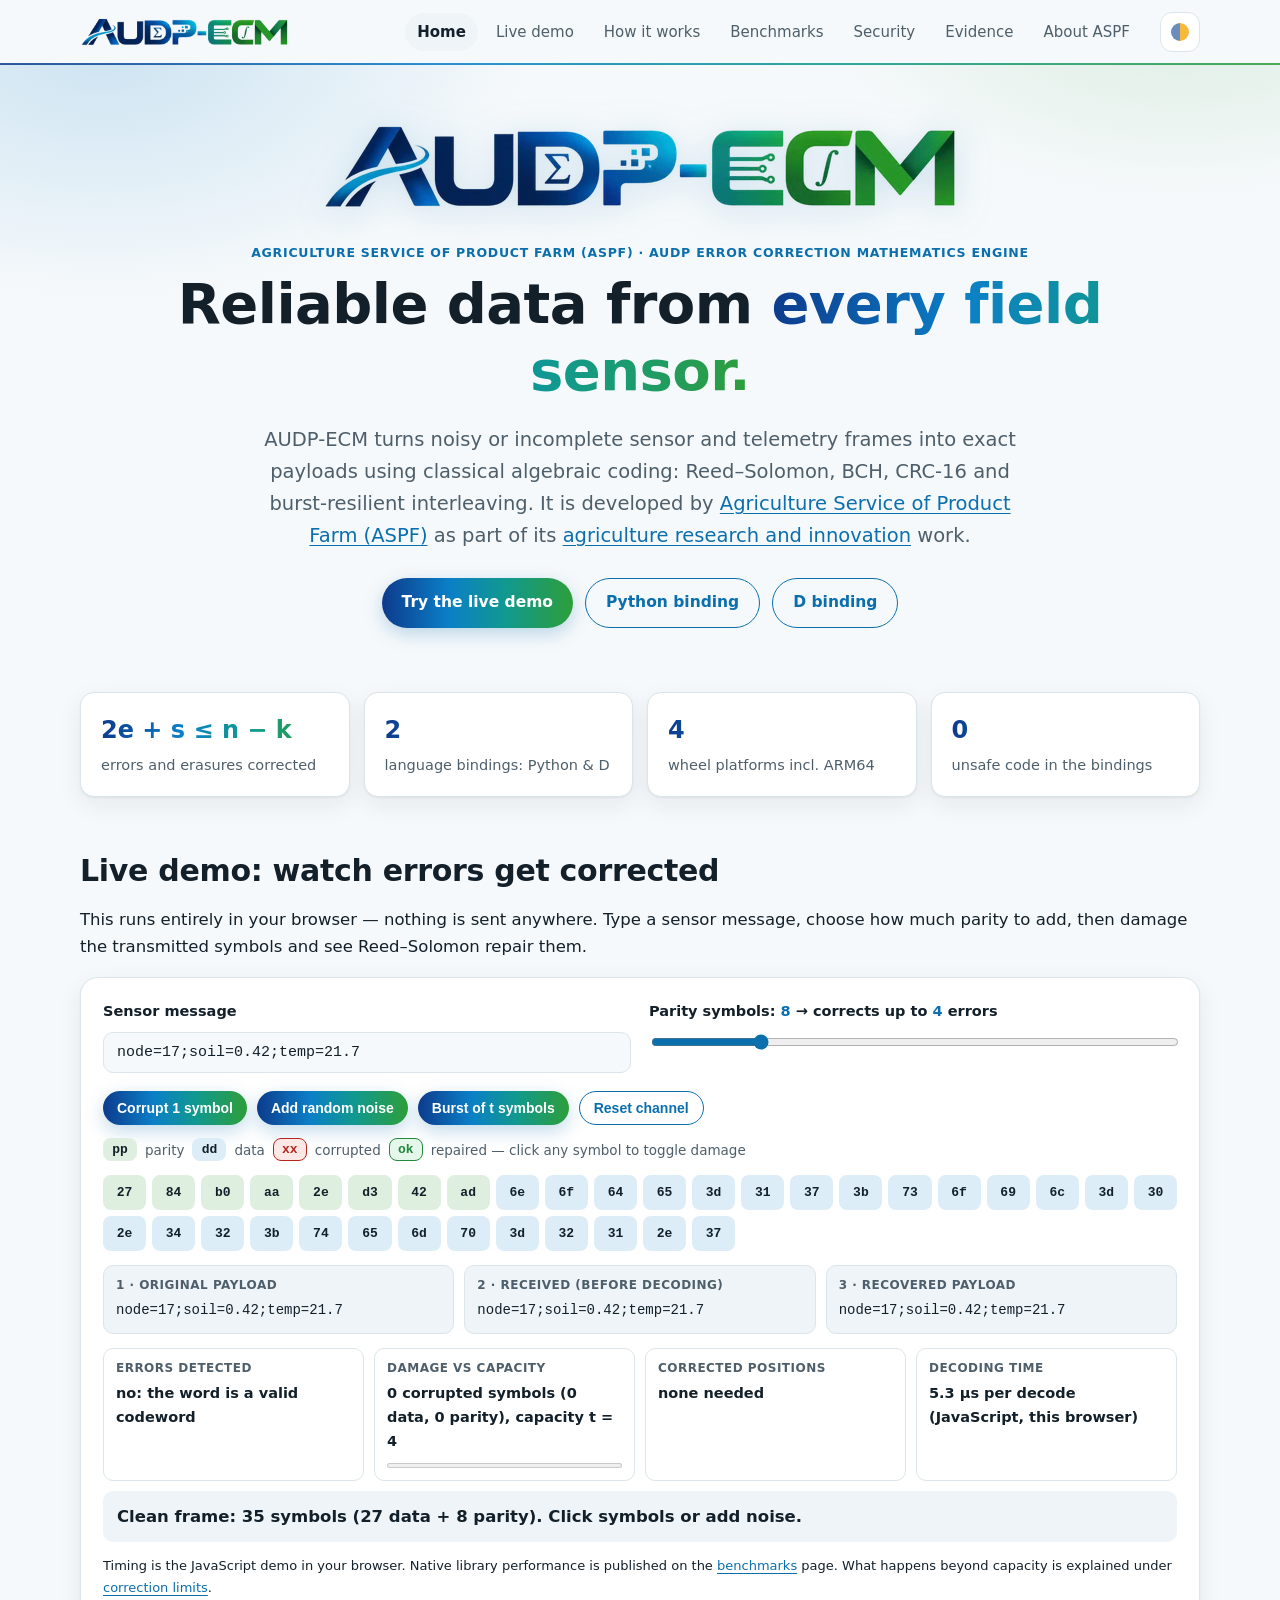
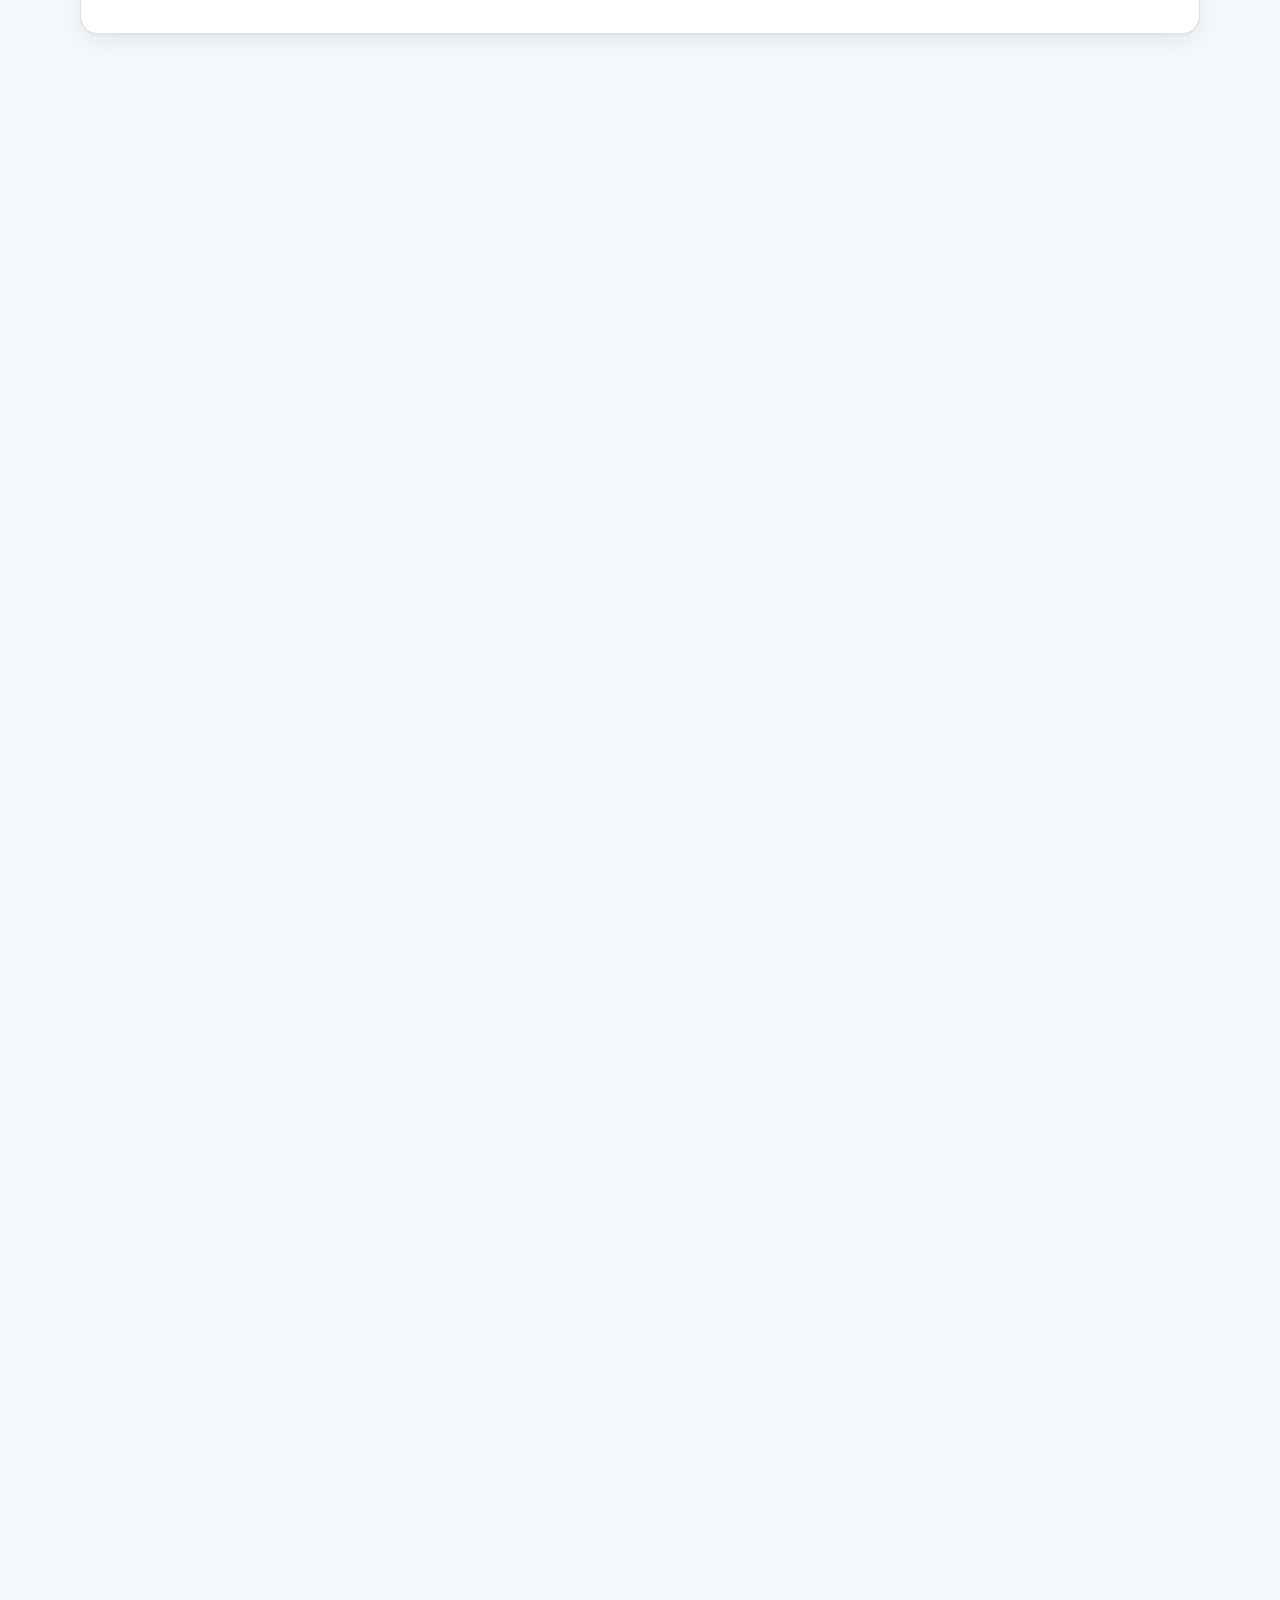
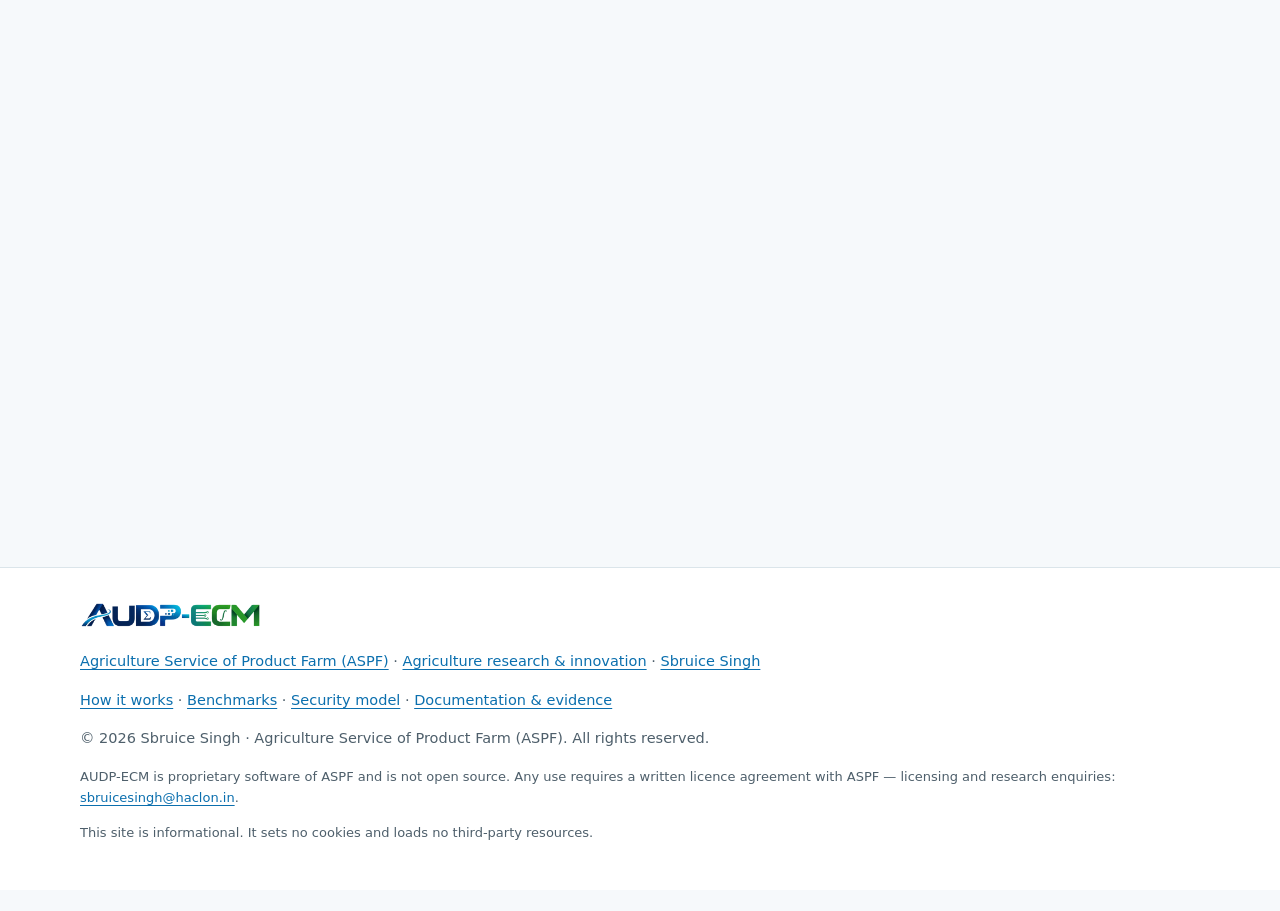
<file: site/index.html>
<!doctype html>
<html lang="en">
<head>
  <meta charset="utf-8">
  <meta name="viewport" content="width=device-width, initial-scale=1">
  <meta http-equiv="Content-Security-Policy" content="default-src 'none'; script-src 'self'; style-src 'self'; img-src 'self'; manifest-src 'self'; base-uri 'none'; form-action 'none'">
  <meta name="referrer" content="strict-origin-when-cross-origin">
  <title>AUDP-ECM — Error Correction for Agricultural Telemetry | ASPF</title>
  <meta name="description" content="AUDP-ECM by Agriculture Service of Product Farm (ASPF): error correction for reliable data from agricultural sensors and farm telemetry, with Python and D bindings.">
  <meta name="author" content="Sbruice Singh">
  <meta name="robots" content="index, follow, max-image-preview:large">
  <meta name="theme-color" content="#0b7285">
  <link rel="canonical" href="https://sbruices.github.io/AUDP-ECM-Website/">
  <link rel="icon" href="favicon.ico" sizes="any">
  <link rel="icon" href="assets/favicon-32.png" type="image/png" sizes="32x32">
  <link rel="icon" href="assets/icon-192.png" type="image/png" sizes="192x192">
  <link rel="apple-touch-icon" href="assets/apple-touch-icon.png">
  <link rel="manifest" href="site.webmanifest">
  <link rel="sitemap" type="application/xml" href="sitemap.xml">
  <meta property="og:type" content="website">
  <meta property="og:site_name" content="AUDP-ECM — Agriculture Service of Product Farm">
  <meta property="og:title" content="AUDP-ECM — Error Correction for Agricultural Telemetry | ASPF">
  <meta property="og:description" content="AUDP-ECM by Agriculture Service of Product Farm (ASPF): error correction for reliable data from agricultural sensors and farm telemetry, with Python and D bindings.">
  <meta property="og:url" content="https://sbruices.github.io/AUDP-ECM-Website/">
  <meta property="og:image" content="https://sbruices.github.io/AUDP-ECM-Website/og-image.png">
  <meta property="og:image:width" content="1200">
  <meta property="og:image:height" content="630">
  <meta property="og:image:alt" content="AUDP-ECM by Agriculture Service of Product Farm (ASPF): reliable data from every field sensor">
  <meta property="og:locale" content="en_GB">
  <meta name="twitter:card" content="summary_large_image">
  <meta name="twitter:creator" content="@Sbruice1">
  <meta name="twitter:title" content="AUDP-ECM — Error Correction for Agricultural Telemetry | ASPF">
  <meta name="twitter:description" content="AUDP-ECM by Agriculture Service of Product Farm (ASPF): error correction for reliable data from agricultural sensors and farm telemetry, with Python and D bindings.">
  <meta name="twitter:image" content="https://sbruices.github.io/AUDP-ECM-Website/og-image.png">
  <link rel="stylesheet" href="style.css">
  <script src="assets/app.js" defer></script>
  <script type="application/ld+json">
{
 "@context": "https://schema.org",
 "@graph": [
  {
   "@type": "WebSite",
   "@id": "https://sbruices.github.io/AUDP-ECM-Website/#website",
   "url": "https://sbruices.github.io/AUDP-ECM-Website/",
   "inLanguage": "en",
   "name": "AUDP-ECM — Agriculture Service of Product Farm (ASPF)",
   "publisher": {
    "@id": "https://sbruices.github.io/AUDP-ECM-Website/#aspf"
   }
  },
  {
   "@type": "Organization",
   "@id": "https://sbruices.github.io/AUDP-ECM-Website/#aspf",
   "name": "Agriculture Service of Product Farm",
   "alternateName": [
    "ASPF",
    "Agriculture Service of Product Farm (ASPF)"
   ],
   "url": "https://sbruices.github.io/AUDP-ECM-Website/about.html",
   "logo": {
    "@type": "ImageObject",
    "url": "https://sbruices.github.io/AUDP-ECM-Website/assets/icon-512.png",
    "width": 512,
    "height": 512
   },
   "image": [
    "https://sbruices.github.io/AUDP-ECM-Website/assets/logo-1200.png",
    "https://sbruices.github.io/AUDP-ECM-Website/og-image.png"
   ],
   "email": "sbruicesingh@haclon.in",
   "description": "Agriculture Service of Product Farm (ASPF) is an agriculture research and innovation organisation building dependable data technology for farms: the AUDP device protocol family and the AUDP-ECM error-correction engine for agricultural sensors and telemetry.",
   "knowsAbout": [
    "agriculture research",
    "agricultural innovation",
    "precision agriculture",
    "agritech",
    "agricultural sensors",
    "farm telemetry",
    "error-correcting codes",
    "data reliability"
   ],
   "member": {
    "@id": "https://sbruices.github.io/AUDP-ECM-Website/sbruice-singh.html#person"
   },
   "contactPoint": {
    "@type": "ContactPoint",
    "contactType": "research collaboration and licensing",
    "email": "sbruicesingh@haclon.in"
   }
  },
  {
   "@type": "Person",
   "@id": "https://sbruices.github.io/AUDP-ECM-Website/sbruice-singh.html#person",
   "name": "Sbruice Singh",
   "jobTitle": "Researcher",
   "description": "Sbruice Singh is a researcher and the developer of AUDP-ECM at Agriculture Service of Product Farm (ASPF), working on dependable data for agricultural sensors and telemetry.",
   "url": "https://sbruices.github.io/AUDP-ECM-Website/sbruice-singh.html",
   "image": "https://sbruices.github.io/AUDP-ECM-Website/og-image.png",
   "worksFor": {
    "@id": "https://sbruices.github.io/AUDP-ECM-Website/#aspf"
   },
   "affiliation": {
    "@type": "Organization",
    "name": "High Association Of Science & Technology (HACLON)",
    "url": "https://www.haclon.in"
   },
   "sameAs": [
    "https://github.com/SbruiceS",
    "https://x.com/Sbruice1"
   ],
   "knowsAbout": [
    "agriculture research",
    "agricultural innovation",
    "error-correcting codes",
    "Reed–Solomon codes",
    "finite fields",
    "agricultural telemetry",
    "Rust",
    "Python",
    "D"
   ]
  },
  {
   "@type": "SoftwareApplication",
   "@id": "https://sbruices.github.io/AUDP-ECM-Website/#audp-ecm",
   "name": "AUDP-ECM",
   "alternateName": "AUDP Error Correction Mathematics Engine",
   "applicationCategory": "DeveloperApplication",
   "operatingSystem": "Linux, Windows, macOS",
   "description": "Error-correction engine for agricultural sensors and telemetry: Reed–Solomon, BCH, CRC-16 and burst-resilient framing, with Python and D bindings.",
   "url": "https://sbruices.github.io/AUDP-ECM-Website/",
   "author": {
    "@id": "https://sbruices.github.io/AUDP-ECM-Website/sbruice-singh.html#person"
   },
   "publisher": {
    "@id": "https://sbruices.github.io/AUDP-ECM-Website/#aspf"
   },
   "license": "https://github.com/SbruiceS/AUDP-ECM-Python/blob/main/LICENSE",
   "image": "https://sbruices.github.io/AUDP-ECM-Website/assets/logo-1200.png",
   "softwareVersion": "0.2.0",
   "downloadUrl": "https://github.com/SbruiceS/AUDP-ECM-Python/releases"
  },
  {
   "@type": "WebPage",
   "@id": "https://sbruices.github.io/AUDP-ECM-Website/#webpage",
   "url": "https://sbruices.github.io/AUDP-ECM-Website/",
   "name": "AUDP-ECM — Error Correction for Agricultural Telemetry | ASPF",
   "description": "AUDP-ECM by Agriculture Service of Product Farm (ASPF): error correction for reliable data from agricultural sensors and farm telemetry, with Python and D bindings.",
   "isPartOf": {
    "@id": "https://sbruices.github.io/AUDP-ECM-Website/#website"
   },
   "inLanguage": "en",
   "dateModified": "2026-10-20",
   "primaryImageOfPage": {
    "@type": "ImageObject",
    "url": "https://sbruices.github.io/AUDP-ECM-Website/og-image.png"
   },
   "breadcrumb": {
    "@id": "https://sbruices.github.io/AUDP-ECM-Website/#breadcrumb"
   },
   "mainEntity": {
    "@id": "https://sbruices.github.io/AUDP-ECM-Website/#audp-ecm"
   },
   "about": {
    "@id": "https://sbruices.github.io/AUDP-ECM-Website/#aspf"
   }
  },
  {
   "@type": "BreadcrumbList",
   "@id": "https://sbruices.github.io/AUDP-ECM-Website/#breadcrumb",
   "itemListElement": [
    {
     "@type": "ListItem",
     "position": 1,
     "name": "Home",
     "item": "https://sbruices.github.io/AUDP-ECM-Website/"
    }
   ]
  }
 ]
}
  </script>
</head>
<body>
  <a class="skip" href="#main">Skip to content</a>
  <header class="top">
    <div class="wrap bar">
      <a class="brand" href="index.html" aria-label="AUDP-ECM home">
        <picture class="logo-light">
          <source srcset="assets/logo-640.webp" type="image/webp">
          <img src="assets/logo-640.png" alt="AUDP-ECM logo" width="640" height="92" class="brand-logo">
        </picture>
        <picture class="logo-dark">
          <source srcset="assets/logo-dark-640.webp" type="image/webp">
          <img src="assets/logo-dark-640.png" alt="AUDP-ECM logo" width="640" height="92" class="brand-logo">
        </picture>
      </a>
      <div class="bar-actions">
        <button id="theme-toggle" class="icon-btn needs-js" type="button" aria-label="Change theme">
          <span class="i-sun" aria-hidden="true"></span><span class="i-moon" aria-hidden="true"></span>
        </button>
        <button id="nav-toggle" class="icon-btn menu needs-js" type="button" aria-controls="site-nav" aria-expanded="false" aria-label="Menu">
          <span aria-hidden="true"></span>
        </button>
      </div>
      <nav id="site-nav" aria-label="Main">
        <a href="index.html" aria-current="page">Home</a>
        <a href="index.html#demo">Live demo</a>
        <a href="how-it-works.html">How it works</a>
        <a href="benchmarks.html">Benchmarks</a>
        <a href="security.html">Security</a>
        <a href="evidence.html">Evidence</a>
        <a href="about.html">About ASPF</a>
      </nav>
    </div>
  </header>

  <main id="main">
    <section class="hero hero-home">
      <div class="wrap">
        <div class="hero-logo"><picture class="logo-light">
          <source srcset="assets/logo-640.webp" type="image/webp">
          <img src="assets/logo-1200.png" alt="AUDP-ECM — AUDP Error Correction Mathematics Engine logo" width="1200" height="173" class="hero-img" fetchpriority="high">
        </picture>
        <picture class="logo-dark">
          <source srcset="assets/logo-dark-640.webp" type="image/webp">
          <img src="assets/logo-dark-640.png" alt="AUDP-ECM — AUDP Error Correction Mathematics Engine logo" width="640" height="92" class="hero-img">
        </picture></div>
        <p class="eyebrow">Agriculture Service of Product Farm (ASPF) · AUDP Error Correction Mathematics Engine</p>
        <h1>Reliable data from <span class="grad">every field sensor.</span></h1>
        <p class="lead">AUDP-ECM turns noisy or incomplete sensor and telemetry frames into exact
          payloads using classical algebraic coding: Reed–Solomon, BCH, CRC-16 and burst-resilient
          interleaving. It is developed by <a href="about.html">Agriculture Service of Product Farm (ASPF)</a>
          as part of its <a href="research.html">agriculture research and innovation</a> work.</p>
        <p class="cta">
          <a class="btn" href="#demo">Try the live demo</a>
          <a class="btn ghost" href="https://github.com/SbruiceS/AUDP-ECM-Python">Python binding</a>
          <a class="btn ghost" href="https://github.com/SbruiceS/AUDP-ECM-D">D binding</a>
        </p>
      </div>
    </section>

    <section class="wrap stats reveal" aria-label="Key facts">
      <div class="stat"><strong>2e + s ≤ n − k</strong><span>errors and erasures corrected</span></div>
      <div class="stat"><strong>2</strong><span>language bindings: Python &amp; D</span></div>
      <div class="stat"><strong>4</strong><span>wheel platforms incl. ARM64</span></div>
      <div class="stat"><strong>0</strong><span>unsafe code in the bindings</span></div>
    </section>

    <section id="demo" class="wrap demo reveal">
      <h2>Live demo: watch errors get corrected</h2>
      <p>This runs entirely in your browser — nothing is sent anywhere. Type a sensor message, choose how much
        parity to add, then damage the transmitted symbols and see Reed–Solomon repair them.</p>
      <noscript><p class="note">The live demo needs JavaScript. Everything else on this site works without it.</p></noscript>
      <div id="demo-app" class="demo-app" hidden>
        <div class="demo-controls">
          <label class="field"><span>Sensor message</span>
            <input id="demo-msg" type="text" maxlength="48" value="node=17;soil=0.42;temp=21.7" spellcheck="false" autocomplete="off">
          </label>
          <label class="field"><span>Parity symbols: <output id="demo-parity-out" for="demo-parity">8</output>
            → corrects up to <output id="demo-t">4</output> errors</span>
            <input id="demo-parity" type="range" min="2" max="32" step="2" value="8">
          </label>
        </div>
        <div class="demo-actions">
          <button class="btn small" id="demo-one" type="button">Corrupt 1 symbol</button>
          <button class="btn small" id="demo-noise" type="button">Add random noise</button>
          <button class="btn small" id="demo-burst" type="button">Burst of t symbols</button>
          <button class="btn small ghost" id="demo-reset" type="button">Reset channel</button>
        </div>
        <p class="legend"><span class="sym parity">pp</span> parity <span class="sym data">dd</span> data
          <span class="sym bad">xx</span> corrupted <span class="sym bad fixed">ok</span> repaired — click any symbol to toggle damage</p>
        <div id="demo-grid" class="demo-grid" aria-label="Transmitted symbols (hex)"></div>
        <div class="demo-payloads">
          <div><span class="lbl">1 · Original payload</span><code id="demo-orig"></code></div>
          <div><span class="lbl">2 · Received (before decoding)</span><code id="demo-recv"></code></div>
          <div><span class="lbl">3 · Recovered payload</span><code id="demo-recovered"></code></div>
        </div>
        <dl class="demo-metrics">
          <div><dt>Errors detected</dt><dd id="m-detected"></dd></div>
          <div><dt>Damage vs capacity</dt><dd><span id="m-injected"></span>
            <meter id="m-meter" min="0" max="4" value="0" aria-label="Corrupted symbols relative to correction capacity"></meter></dd></div>
          <div><dt>Corrected positions</dt><dd id="m-positions"></dd></div>
          <div><dt>Decoding time</dt><dd id="m-time"></dd></div>
        </dl>
        <p id="demo-status" class="demo-status" role="status" aria-live="polite"></p>
        <p class="small">Timing is the JavaScript demo in your browser. Native library performance is published on the
          <a href="benchmarks.html">benchmarks</a> page. What happens beyond capacity is explained under
          <a href="how-it-works.html#limits">correction limits</a>.</p>
      </div>
    </section>

    <section id="what" class="wrap reveal">
      <h2>What it is</h2>
      <p>Field devices in agriculture send small messages over radio, long cables and shared
        channels. Interference flips symbols, bursts wipe out runs of bytes, and weak signals
        leave values unknown. AUDP-ECM is the software layer that detects and repairs this
        damage before the data reaches farm management, research analysis or automated control.</p>
      <div class="grid three">
        <div class="card"><h3>Detect</h3><p>CRC-16 and syndromes reveal that a frame was corrupted.</p></div>
        <div class="card"><h3>Correct</h3><p>Reed–Solomon and BCH repair a bounded number of wrong symbols or bits.</p></div>
        <div class="card"><h3>Recover</h3><p>Known-bad symbols are treated as erasures, which cost half as much redundancy as unknown errors.</p></div>
      </div>
      <p class="note"><strong>Not cryptography.</strong> Error correction handles channel noise. It does not
        authenticate data or resist a deliberate attacker; use a MAC or AEAD for that.</p>
    </section>

    <section id="capabilities" class="wrap reveal">
      <h2>Capabilities</h2>
      <div class="table-scroll"><table>
        <thead><tr><th>Feature</th><th>What you get</th></tr></thead>
        <tbody>
          <tr><td>Reed–Solomon over GF(256)</td><td>Corrects <em>e</em> unknown errors and <em>s</em> erasures whenever 2e + s ≤ n − k; two independent decoders</td></tr>
          <tr><td>Burst-resilient framing</td><td>Exact-length payload back; any contiguous burst up to <em>depth × t</em> symbols corrected</td></tr>
          <tr><td>Binary BCH</td><td>Bit-level correction for bit-oriented links</td></tr>
          <tr><td>CRC-16/CCITT-FALSE</td><td>Residual-error detection after decoding</td></tr>
          <tr><td>Soft information</td><td>Low-reliability symbols become erasures, bounded to the code's budget</td></tr>
          <tr><td>Channel models</td><td>Seeded symbol-error, burst and erasure channels for simulation</td></tr>
        </tbody>
      </table></div>
    </section>

    <section id="bindings" class="wrap reveal">
      <h2>Bindings</h2>
      <div class="grid two">
        <article class="card">
          <h3>Python</h3>
          <p>CPython ≥ 3.10 · Linux, Windows, macOS · no runtime dependencies.</p>
<pre><code>import audp_ecm as ecm

rs = ecm.ReedSolomon(31, 23)        # corrects 4 errors
cw = rs.encode(bytes(23))
rx = bytearray(cw); rx[3] ^= 0xFF
assert rs.decode(rx).data == bytes(23)

codec = ecm.BurstCodec.for_burst(31, 23, 64, 16)
tx = codec.protect(b"node=17;temp=21.7")
assert codec.recover(tx) == b"node=17;temp=21.7"</code></pre>
          <p><a href="https://github.com/SbruiceS/AUDP-ECM-Python">Repository &amp; documentation →</a></p>
        </article>
        <article class="card">
          <h3>D</h3>
          <p>DMD or LDC · <code>@safe</code> API · RAII-managed resources.</p>
<pre><code>import audp_ecm;

auto rs = ReedSolomon(31, 23);
auto cw = rs.encode(new ubyte[23]);
cw[0] ^= 0xFF;
assert(rs.decode(cw).correctedSymbols == 1);

auto msg = cast(immutable(ubyte)[]) "node=17;temp=21.7";
auto codec = BurstCodec(31, 23, 4);
assert(codec.recover(codec.protect(msg)) == msg);</code></pre>
          <p><a href="https://github.com/SbruiceS/AUDP-ECM-D">Repository &amp; documentation →</a></p>
        </article>
      </div>
    </section>

    <section id="quality" class="wrap reveal">
      <h2>Engineering quality</h2>
      <ul class="checks">
        <li>Memory-safe by construction: no unsafe code in the bindings; the D API is <code>@safe</code>.</li>
        <li>Invalid input is rejected with typed errors — never a crash, never silent corruption.</li>
        <li>Results are verified before they are returned; burst frames carry a CRC as a second check.</li>
        <li>Known-answer, differential, property-based and adversarial tests run on Linux, Windows and macOS.</li>
        <li>Dependencies are audited continuously; releases ship checksums and signed build provenance.</li>
      </ul>
    </section>

    <section id="security" class="wrap reveal">
      <h2>Security &amp; contact</h2>
      <p>Found a vulnerability? Please report it privately through GitHub's
        <em>Report a vulnerability</em> button on the affected repository, or by email to
        <a href="mailto:sbruicesingh@haclon.in">sbruicesingh@haclon.in</a>. Do not open a public issue.
        See also <a href=".well-known/security.txt">security.txt</a>.</p>
    </section>
  </main>

  <footer class="foot">
    <div class="wrap">
      <p class="foot-logo"><picture class="logo-light">
          <source srcset="assets/logo-640.webp" type="image/webp">
          <img src="assets/logo-640.png" alt="AUDP-ECM logo" width="640" height="92" class="foot-brand">
        </picture>
        <picture class="logo-dark">
          <source srcset="assets/logo-dark-640.webp" type="image/webp">
          <img src="assets/logo-dark-640.png" alt="AUDP-ECM logo" width="640" height="92" class="foot-brand">
        </picture></p>
      <p><a href="about.html">Agriculture Service of Product Farm (ASPF)</a> ·
        <a href="research.html">Agriculture research &amp; innovation</a> ·
        <a href="sbruice-singh.html">Sbruice Singh</a></p>
      <p><a href="how-it-works.html">How it works</a> · <a href="benchmarks.html">Benchmarks</a> ·
        <a href="security.html">Security model</a> · <a href="evidence.html">Documentation &amp; evidence</a></p>
      <p>© 2026 Sbruice Singh · Agriculture Service of Product Farm (ASPF). All rights reserved.</p>
      <p class="small">AUDP-ECM is proprietary software of ASPF and is not open source. Any use requires a
        written licence agreement with ASPF — licensing and research enquiries:
        <a href="mailto:sbruicesingh@haclon.in">sbruicesingh@haclon.in</a>.</p>
      <p class="small">This site is informational. It sets no cookies and loads no third-party resources.</p>
    </div>
  </footer>
</body>
</html>
</file>
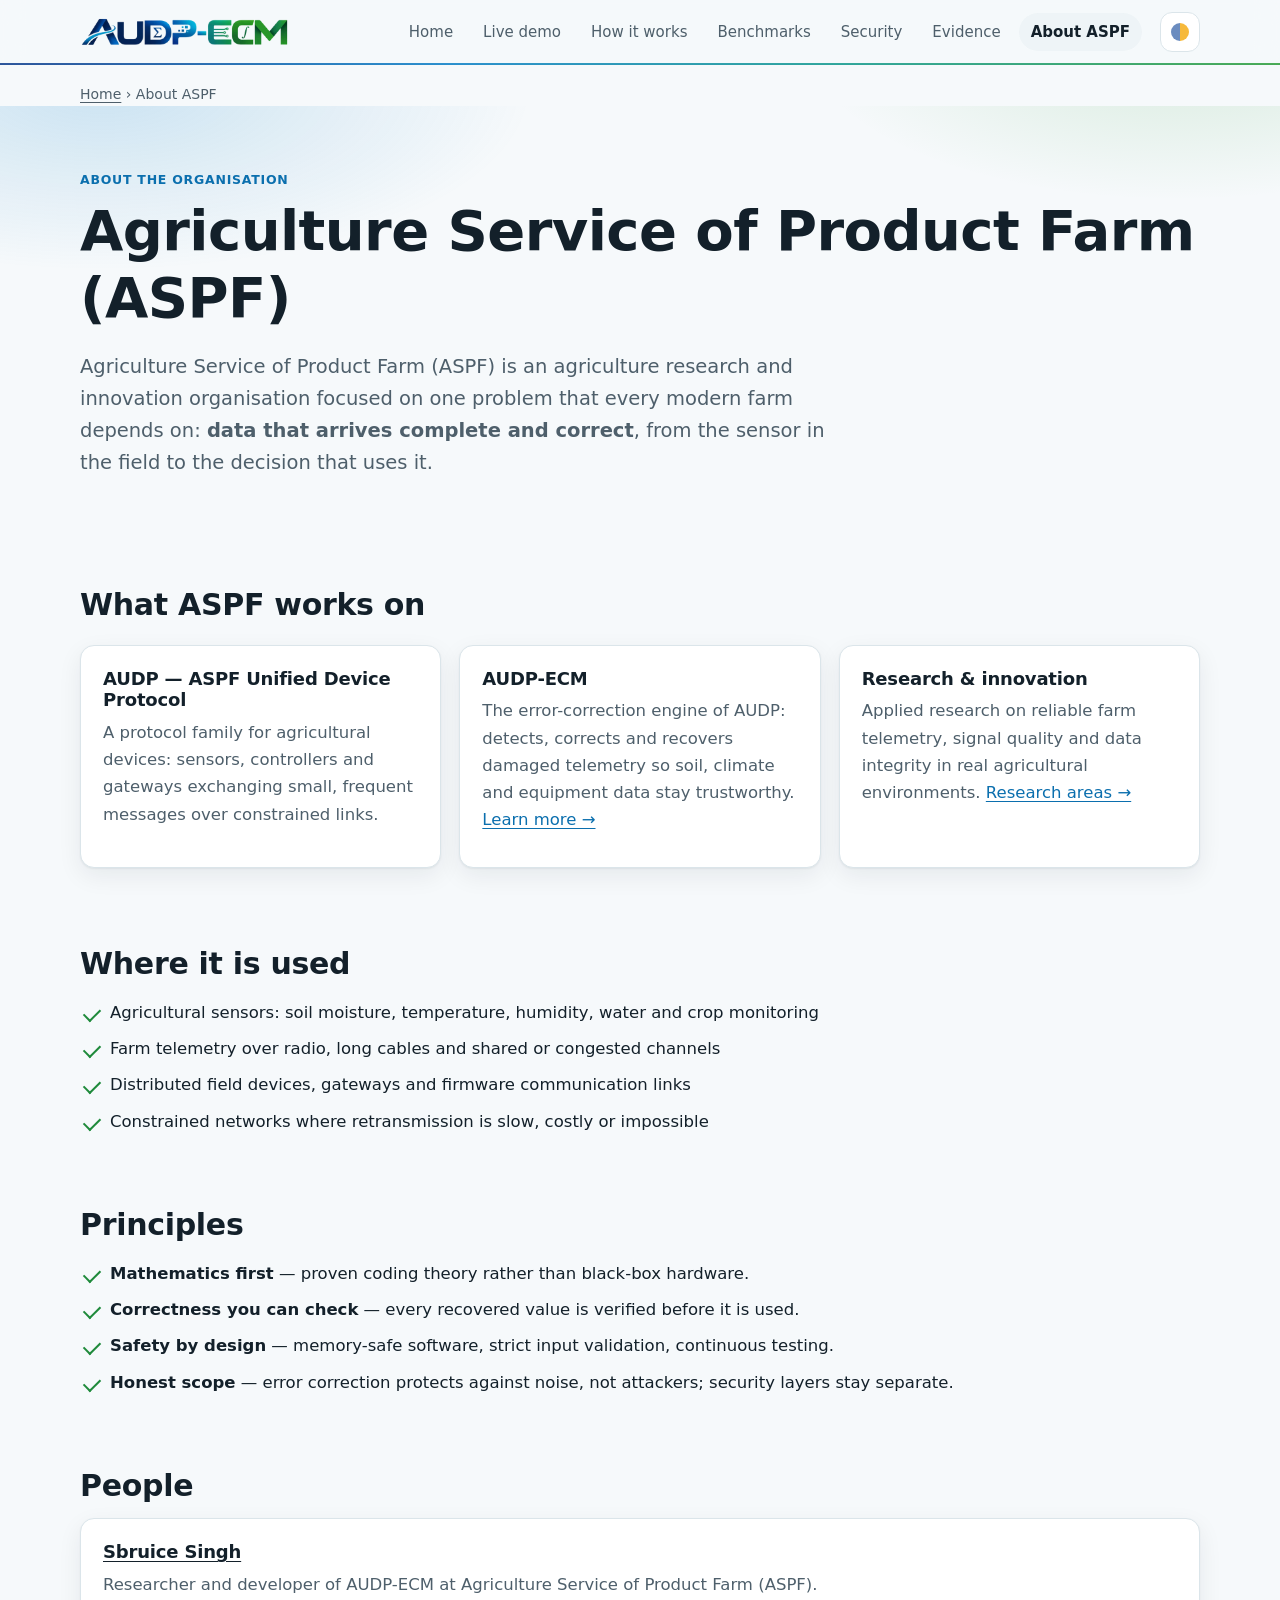
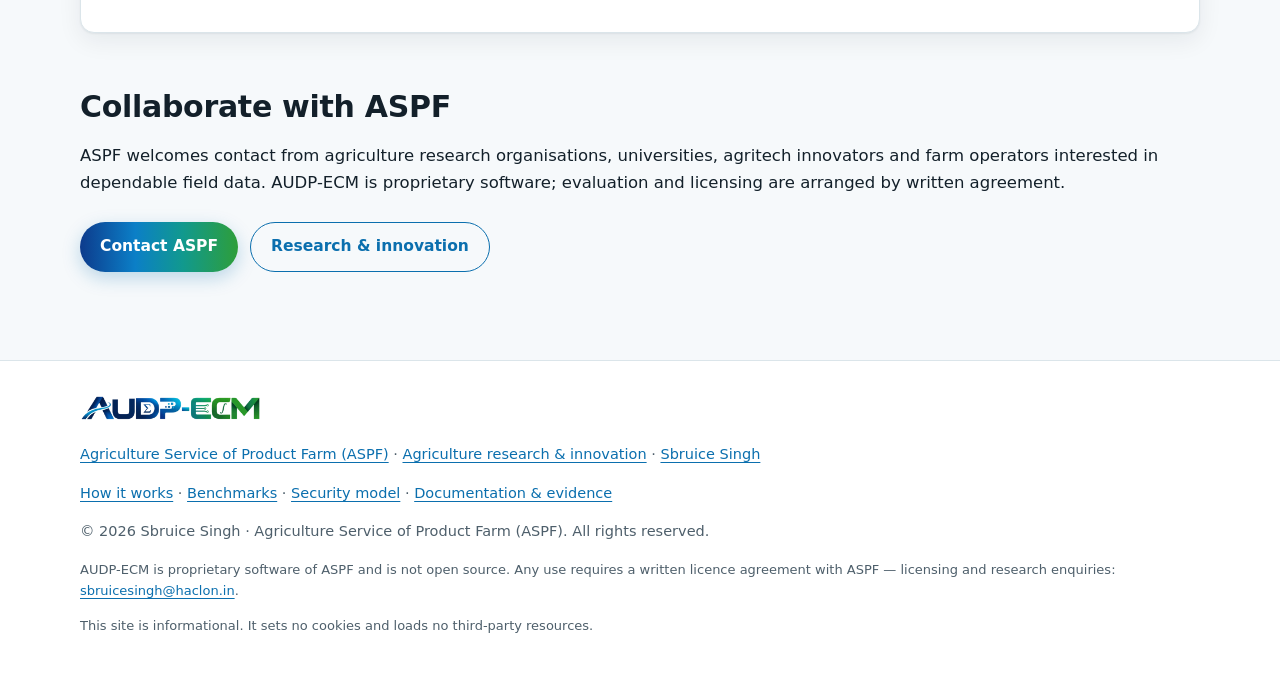
<file: site/about.html>
<!doctype html>
<html lang="en">
<head>
  <meta charset="utf-8">
  <meta name="viewport" content="width=device-width, initial-scale=1">
  <meta http-equiv="Content-Security-Policy" content="default-src 'none'; script-src 'self'; style-src 'self'; img-src 'self'; manifest-src 'self'; base-uri 'none'; form-action 'none'">
  <meta name="referrer" content="strict-origin-when-cross-origin">
  <title>Agriculture Service of Product Farm (ASPF) — Research & Innovation</title>
  <meta name="description" content="Agriculture Service of Product Farm (ASPF) is an agriculture research and innovation organisation building dependable data technology for farms.">
  <meta name="author" content="Sbruice Singh">
  <meta name="robots" content="index, follow, max-image-preview:large">
  <meta name="theme-color" content="#0b7285">
  <link rel="canonical" href="https://sbruices.github.io/AUDP-ECM-Website/about.html">
  <link rel="icon" href="favicon.ico" sizes="any">
  <link rel="icon" href="assets/favicon-32.png" type="image/png" sizes="32x32">
  <link rel="icon" href="assets/icon-192.png" type="image/png" sizes="192x192">
  <link rel="apple-touch-icon" href="assets/apple-touch-icon.png">
  <link rel="manifest" href="site.webmanifest">
  <link rel="sitemap" type="application/xml" href="sitemap.xml">
  <meta property="og:type" content="website">
  <meta property="og:site_name" content="AUDP-ECM — Agriculture Service of Product Farm">
  <meta property="og:title" content="Agriculture Service of Product Farm (ASPF) — Research & Innovation">
  <meta property="og:description" content="Agriculture Service of Product Farm (ASPF) is an agriculture research and innovation organisation building dependable data technology for farms.">
  <meta property="og:url" content="https://sbruices.github.io/AUDP-ECM-Website/about.html">
  <meta property="og:image" content="https://sbruices.github.io/AUDP-ECM-Website/og-image.png">
  <meta property="og:image:width" content="1200">
  <meta property="og:image:height" content="630">
  <meta property="og:image:alt" content="AUDP-ECM by Agriculture Service of Product Farm (ASPF): reliable data from every field sensor">
  <meta property="og:locale" content="en_GB">
  <meta name="twitter:card" content="summary_large_image">
  <meta name="twitter:creator" content="@Sbruice1">
  <meta name="twitter:title" content="Agriculture Service of Product Farm (ASPF) — Research & Innovation">
  <meta name="twitter:description" content="Agriculture Service of Product Farm (ASPF) is an agriculture research and innovation organisation building dependable data technology for farms.">
  <meta name="twitter:image" content="https://sbruices.github.io/AUDP-ECM-Website/og-image.png">
  <link rel="stylesheet" href="style.css">
  <script src="assets/app.js" defer></script>
  <script type="application/ld+json">
{
 "@context": "https://schema.org",
 "@graph": [
  {
   "@type": "WebSite",
   "@id": "https://sbruices.github.io/AUDP-ECM-Website/#website",
   "url": "https://sbruices.github.io/AUDP-ECM-Website/",
   "inLanguage": "en",
   "name": "AUDP-ECM — Agriculture Service of Product Farm (ASPF)",
   "publisher": {
    "@id": "https://sbruices.github.io/AUDP-ECM-Website/#aspf"
   }
  },
  {
   "@type": "Organization",
   "@id": "https://sbruices.github.io/AUDP-ECM-Website/#aspf",
   "name": "Agriculture Service of Product Farm",
   "alternateName": [
    "ASPF",
    "Agriculture Service of Product Farm (ASPF)"
   ],
   "url": "https://sbruices.github.io/AUDP-ECM-Website/about.html",
   "logo": {
    "@type": "ImageObject",
    "url": "https://sbruices.github.io/AUDP-ECM-Website/assets/icon-512.png",
    "width": 512,
    "height": 512
   },
   "image": [
    "https://sbruices.github.io/AUDP-ECM-Website/assets/logo-1200.png",
    "https://sbruices.github.io/AUDP-ECM-Website/og-image.png"
   ],
   "email": "sbruicesingh@haclon.in",
   "description": "Agriculture Service of Product Farm (ASPF) is an agriculture research and innovation organisation building dependable data technology for farms: the AUDP device protocol family and the AUDP-ECM error-correction engine for agricultural sensors and telemetry.",
   "knowsAbout": [
    "agriculture research",
    "agricultural innovation",
    "precision agriculture",
    "agritech",
    "agricultural sensors",
    "farm telemetry",
    "error-correcting codes",
    "data reliability"
   ],
   "member": {
    "@id": "https://sbruices.github.io/AUDP-ECM-Website/sbruice-singh.html#person"
   },
   "contactPoint": {
    "@type": "ContactPoint",
    "contactType": "research collaboration and licensing",
    "email": "sbruicesingh@haclon.in"
   }
  },
  {
   "@type": "Person",
   "@id": "https://sbruices.github.io/AUDP-ECM-Website/sbruice-singh.html#person",
   "name": "Sbruice Singh",
   "jobTitle": "Researcher",
   "description": "Sbruice Singh is a researcher and the developer of AUDP-ECM at Agriculture Service of Product Farm (ASPF), working on dependable data for agricultural sensors and telemetry.",
   "url": "https://sbruices.github.io/AUDP-ECM-Website/sbruice-singh.html",
   "image": "https://sbruices.github.io/AUDP-ECM-Website/og-image.png",
   "worksFor": {
    "@id": "https://sbruices.github.io/AUDP-ECM-Website/#aspf"
   },
   "affiliation": {
    "@type": "Organization",
    "name": "High Association Of Science & Technology (HACLON)",
    "url": "https://www.haclon.in"
   },
   "sameAs": [
    "https://github.com/SbruiceS",
    "https://x.com/Sbruice1"
   ],
   "knowsAbout": [
    "agriculture research",
    "agricultural innovation",
    "error-correcting codes",
    "Reed–Solomon codes",
    "finite fields",
    "agricultural telemetry",
    "Rust",
    "Python",
    "D"
   ]
  },
  {
   "@type": "SoftwareApplication",
   "@id": "https://sbruices.github.io/AUDP-ECM-Website/#audp-ecm",
   "name": "AUDP-ECM",
   "alternateName": "AUDP Error Correction Mathematics Engine",
   "applicationCategory": "DeveloperApplication",
   "operatingSystem": "Linux, Windows, macOS",
   "description": "Error-correction engine for agricultural sensors and telemetry: Reed–Solomon, BCH, CRC-16 and burst-resilient framing, with Python and D bindings.",
   "url": "https://sbruices.github.io/AUDP-ECM-Website/",
   "author": {
    "@id": "https://sbruices.github.io/AUDP-ECM-Website/sbruice-singh.html#person"
   },
   "publisher": {
    "@id": "https://sbruices.github.io/AUDP-ECM-Website/#aspf"
   },
   "license": "https://github.com/SbruiceS/AUDP-ECM-Python/blob/main/LICENSE",
   "image": "https://sbruices.github.io/AUDP-ECM-Website/assets/logo-1200.png",
   "softwareVersion": "0.2.0",
   "downloadUrl": "https://github.com/SbruiceS/AUDP-ECM-Python/releases"
  },
  {
   "@type": "AboutPage",
   "@id": "https://sbruices.github.io/AUDP-ECM-Website/about.html#webpage",
   "url": "https://sbruices.github.io/AUDP-ECM-Website/about.html",
   "name": "Agriculture Service of Product Farm (ASPF) — Research & Innovation",
   "description": "Agriculture Service of Product Farm (ASPF) is an agriculture research and innovation organisation building dependable data technology for farms.",
   "isPartOf": {
    "@id": "https://sbruices.github.io/AUDP-ECM-Website/#website"
   },
   "inLanguage": "en",
   "dateModified": "2026-10-20",
   "primaryImageOfPage": {
    "@type": "ImageObject",
    "url": "https://sbruices.github.io/AUDP-ECM-Website/og-image.png"
   },
   "breadcrumb": {
    "@id": "https://sbruices.github.io/AUDP-ECM-Website/about.html#breadcrumb"
   },
   "mainEntity": {
    "@id": "https://sbruices.github.io/AUDP-ECM-Website/#aspf"
   },
   "about": {
    "@id": "https://sbruices.github.io/AUDP-ECM-Website/#aspf"
   }
  },
  {
   "@type": "BreadcrumbList",
   "@id": "https://sbruices.github.io/AUDP-ECM-Website/about.html#breadcrumb",
   "itemListElement": [
    {
     "@type": "ListItem",
     "position": 1,
     "name": "Home",
     "item": "https://sbruices.github.io/AUDP-ECM-Website/"
    },
    {
     "@type": "ListItem",
     "position": 2,
     "name": "About ASPF",
     "item": "https://sbruices.github.io/AUDP-ECM-Website/about.html"
    }
   ]
  }
 ]
}
  </script>
</head>
<body>
  <a class="skip" href="#main">Skip to content</a>
  <header class="top">
    <div class="wrap bar">
      <a class="brand" href="index.html" aria-label="AUDP-ECM home">
        <picture class="logo-light">
          <source srcset="assets/logo-640.webp" type="image/webp">
          <img src="assets/logo-640.png" alt="AUDP-ECM logo" width="640" height="92" class="brand-logo">
        </picture>
        <picture class="logo-dark">
          <source srcset="assets/logo-dark-640.webp" type="image/webp">
          <img src="assets/logo-dark-640.png" alt="AUDP-ECM logo" width="640" height="92" class="brand-logo">
        </picture>
      </a>
      <div class="bar-actions">
        <button id="theme-toggle" class="icon-btn needs-js" type="button" aria-label="Change theme">
          <span class="i-sun" aria-hidden="true"></span><span class="i-moon" aria-hidden="true"></span>
        </button>
        <button id="nav-toggle" class="icon-btn menu needs-js" type="button" aria-controls="site-nav" aria-expanded="false" aria-label="Menu">
          <span aria-hidden="true"></span>
        </button>
      </div>
      <nav id="site-nav" aria-label="Main">
        <a href="index.html">Home</a>
        <a href="index.html#demo">Live demo</a>
        <a href="how-it-works.html">How it works</a>
        <a href="benchmarks.html">Benchmarks</a>
        <a href="security.html">Security</a>
        <a href="evidence.html">Evidence</a>
        <a href="about.html" aria-current="page">About ASPF</a>
      </nav>
    </div>
  </header>

    <nav class="wrap crumbs" aria-label="Breadcrumb"><a href="index.html">Home</a> <span aria-hidden="true">›</span> <span>About ASPF</span></nav>
  <main id="main">
    <section class="hero">
      <div class="wrap">
        <p class="eyebrow">About the organisation</p>
        <h1>Agriculture Service of Product Farm (ASPF)</h1>
        <p class="lead">Agriculture Service of Product Farm (ASPF) is an agriculture research and innovation
          organisation focused on one problem that every modern farm depends on: <strong>data that arrives
          complete and correct</strong>, from the sensor in the field to the decision that uses it.</p>
      </div>
    </section>

    <section class="wrap">
      <h2>What ASPF works on</h2>
      <div class="grid three">
        <div class="card"><h3>AUDP — ASPF Unified Device Protocol</h3><p>A protocol family for agricultural devices: sensors, controllers and gateways exchanging small, frequent messages over constrained links.</p></div>
        <div class="card"><h3>AUDP-ECM</h3><p>The error-correction engine of AUDP: detects, corrects and recovers damaged telemetry so soil, climate and equipment data stay trustworthy. <a href="index.html">Learn more →</a></p></div>
        <div class="card"><h3>Research &amp; innovation</h3><p>Applied research on reliable farm telemetry, signal quality and data integrity in real agricultural environments. <a href="research.html">Research areas →</a></p></div>
      </div>
    </section>

    <section class="wrap">
      <h2>Where it is used</h2>
      <ul class="checks">
        <li>Agricultural sensors: soil moisture, temperature, humidity, water and crop monitoring</li>
        <li>Farm telemetry over radio, long cables and shared or congested channels</li>
        <li>Distributed field devices, gateways and firmware communication links</li>
        <li>Constrained networks where retransmission is slow, costly or impossible</li>
      </ul>
    </section>

    <section class="wrap">
      <h2>Principles</h2>
      <ul class="checks">
        <li><strong>Mathematics first</strong> — proven coding theory rather than black-box hardware.</li>
        <li><strong>Correctness you can check</strong> — every recovered value is verified before it is used.</li>
        <li><strong>Safety by design</strong> — memory-safe software, strict input validation, continuous testing.</li>
        <li><strong>Honest scope</strong> — error correction protects against noise, not attackers; security layers stay separate.</li>
      </ul>
    </section>

    <section class="wrap">
      <h2>People</h2>
      <div class="card">
        <h3><a href="sbruice-singh.html">Sbruice Singh</a></h3>
        <p>Researcher and developer of AUDP-ECM at Agriculture Service of Product Farm (ASPF).</p>
      </div>
    </section>

    <section class="wrap">
      <h2>Collaborate with ASPF</h2>
      <p>ASPF welcomes contact from agriculture research organisations, universities, agritech innovators and
        farm operators interested in dependable field data. AUDP-ECM is proprietary software; evaluation and
        licensing are arranged by written agreement.</p>
      <p class="cta"><a class="btn" href="mailto:sbruicesingh@haclon.in">Contact ASPF</a>
        <a class="btn ghost" href="research.html">Research &amp; innovation</a></p>
    </section>
  </main>

  <footer class="foot">
    <div class="wrap">
      <p class="foot-logo"><picture class="logo-light">
          <source srcset="assets/logo-640.webp" type="image/webp">
          <img src="assets/logo-640.png" alt="AUDP-ECM logo" width="640" height="92" class="foot-brand">
        </picture>
        <picture class="logo-dark">
          <source srcset="assets/logo-dark-640.webp" type="image/webp">
          <img src="assets/logo-dark-640.png" alt="AUDP-ECM logo" width="640" height="92" class="foot-brand">
        </picture></p>
      <p><a href="about.html">Agriculture Service of Product Farm (ASPF)</a> ·
        <a href="research.html">Agriculture research &amp; innovation</a> ·
        <a href="sbruice-singh.html">Sbruice Singh</a></p>
      <p><a href="how-it-works.html">How it works</a> · <a href="benchmarks.html">Benchmarks</a> ·
        <a href="security.html">Security model</a> · <a href="evidence.html">Documentation &amp; evidence</a></p>
      <p>© 2026 Sbruice Singh · Agriculture Service of Product Farm (ASPF). All rights reserved.</p>
      <p class="small">AUDP-ECM is proprietary software of ASPF and is not open source. Any use requires a
        written licence agreement with ASPF — licensing and research enquiries:
        <a href="mailto:sbruicesingh@haclon.in">sbruicesingh@haclon.in</a>.</p>
      <p class="small">This site is informational. It sets no cookies and loads no third-party resources.</p>
    </div>
  </footer>
</body>
</html>
</file>
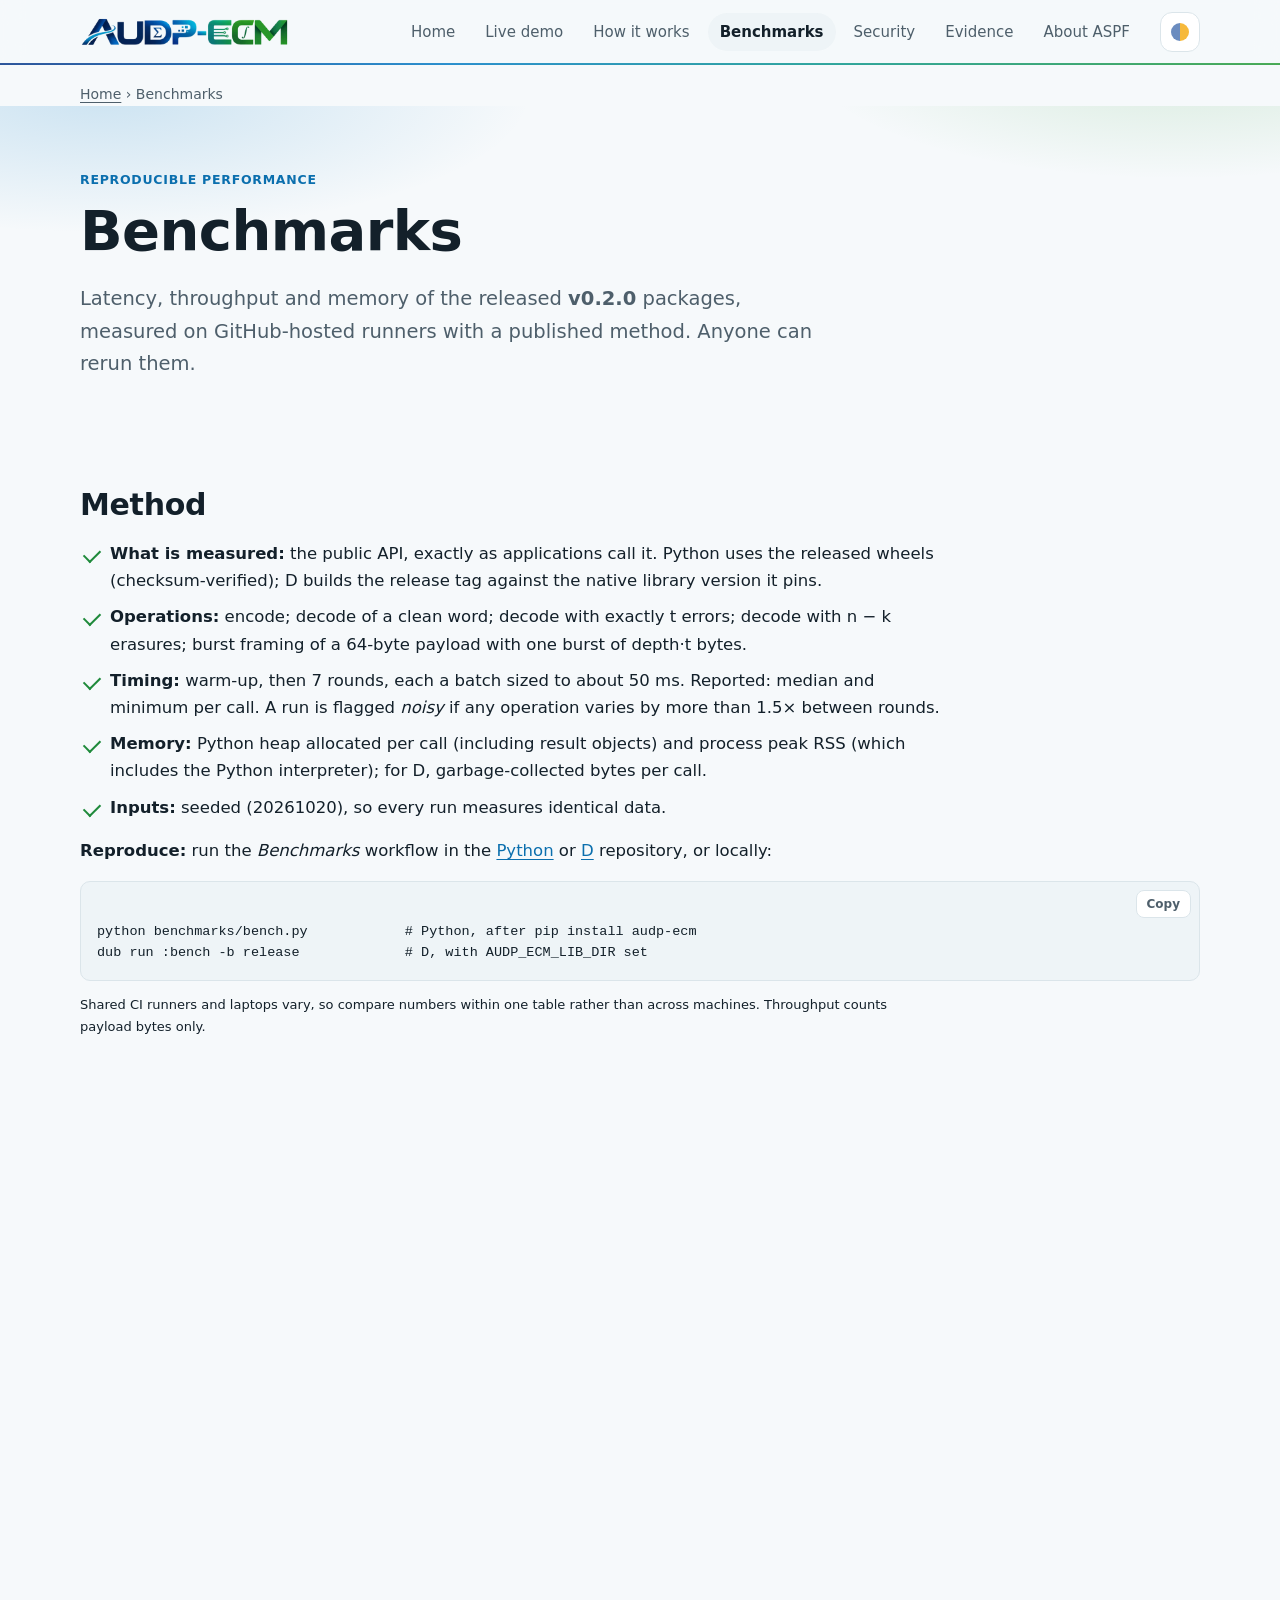
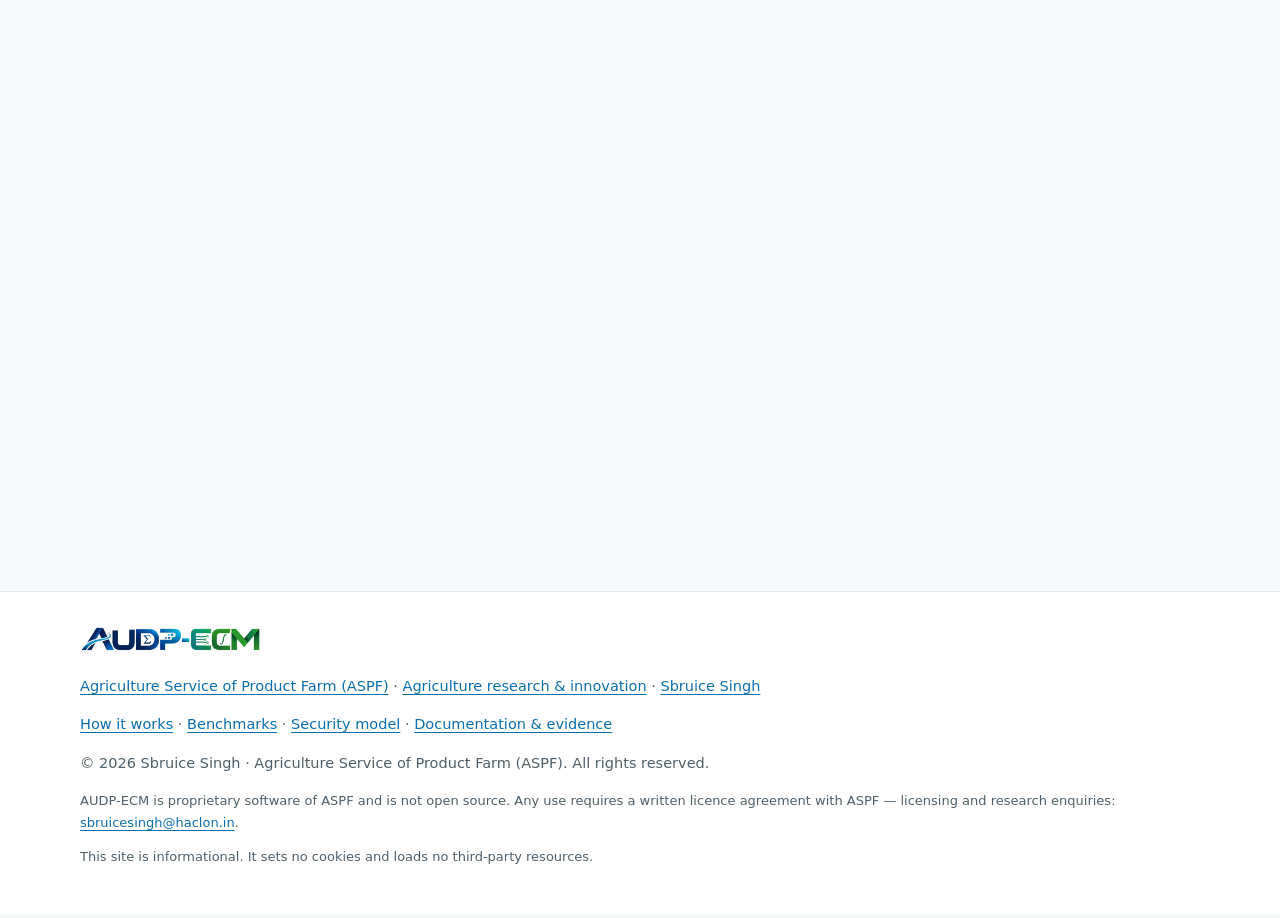
<file: site/benchmarks.html>
<!doctype html>
<html lang="en">
<head>
  <meta charset="utf-8">
  <meta name="viewport" content="width=device-width, initial-scale=1">
  <meta http-equiv="Content-Security-Policy" content="default-src 'none'; script-src 'self'; style-src 'self'; img-src 'self'; manifest-src 'self'; base-uri 'none'; form-action 'none'">
  <meta name="referrer" content="strict-origin-when-cross-origin">
  <title>Benchmarks — Reproducible Performance of AUDP-ECM v0.2.0</title>
  <meta name="description" content="Reproducible latency, throughput and memory benchmarks of AUDP-ECM Python and D bindings on Linux, Windows and macOS, with the full method and raw data.">
  <meta name="author" content="Sbruice Singh">
  <meta name="robots" content="index, follow, max-image-preview:large">
  <meta name="theme-color" content="#0b7285">
  <link rel="canonical" href="https://sbruices.github.io/AUDP-ECM-Website/benchmarks.html">
  <link rel="icon" href="favicon.ico" sizes="any">
  <link rel="icon" href="assets/favicon-32.png" type="image/png" sizes="32x32">
  <link rel="icon" href="assets/icon-192.png" type="image/png" sizes="192x192">
  <link rel="apple-touch-icon" href="assets/apple-touch-icon.png">
  <link rel="manifest" href="site.webmanifest">
  <link rel="sitemap" type="application/xml" href="sitemap.xml">
  <meta property="og:type" content="website">
  <meta property="og:site_name" content="AUDP-ECM — Agriculture Service of Product Farm">
  <meta property="og:title" content="Benchmarks — Reproducible Performance of AUDP-ECM v0.2.0">
  <meta property="og:description" content="Reproducible latency, throughput and memory benchmarks of AUDP-ECM Python and D bindings on Linux, Windows and macOS, with the full method and raw data.">
  <meta property="og:url" content="https://sbruices.github.io/AUDP-ECM-Website/benchmarks.html">
  <meta property="og:image" content="https://sbruices.github.io/AUDP-ECM-Website/og-image.png">
  <meta property="og:image:width" content="1200">
  <meta property="og:image:height" content="630">
  <meta property="og:image:alt" content="AUDP-ECM by Agriculture Service of Product Farm (ASPF): reliable data from every field sensor">
  <meta property="og:locale" content="en_GB">
  <meta name="twitter:card" content="summary_large_image">
  <meta name="twitter:creator" content="@Sbruice1">
  <meta name="twitter:title" content="Benchmarks — Reproducible Performance of AUDP-ECM v0.2.0">
  <meta name="twitter:description" content="Reproducible latency, throughput and memory benchmarks of AUDP-ECM Python and D bindings on Linux, Windows and macOS, with the full method and raw data.">
  <meta name="twitter:image" content="https://sbruices.github.io/AUDP-ECM-Website/og-image.png">
  <link rel="stylesheet" href="style.css">
  <script src="assets/app.js" defer></script>
  <script type="application/ld+json">
{
 "@context": "https://schema.org",
 "@graph": [
  {
   "@type": "WebSite",
   "@id": "https://sbruices.github.io/AUDP-ECM-Website/#website",
   "url": "https://sbruices.github.io/AUDP-ECM-Website/",
   "inLanguage": "en",
   "name": "AUDP-ECM — Agriculture Service of Product Farm (ASPF)",
   "publisher": {
    "@id": "https://sbruices.github.io/AUDP-ECM-Website/#aspf"
   }
  },
  {
   "@type": "Organization",
   "@id": "https://sbruices.github.io/AUDP-ECM-Website/#aspf",
   "name": "Agriculture Service of Product Farm",
   "alternateName": [
    "ASPF",
    "Agriculture Service of Product Farm (ASPF)"
   ],
   "url": "https://sbruices.github.io/AUDP-ECM-Website/about.html",
   "logo": {
    "@type": "ImageObject",
    "url": "https://sbruices.github.io/AUDP-ECM-Website/assets/icon-512.png",
    "width": 512,
    "height": 512
   },
   "image": [
    "https://sbruices.github.io/AUDP-ECM-Website/assets/logo-1200.png",
    "https://sbruices.github.io/AUDP-ECM-Website/og-image.png"
   ],
   "email": "sbruicesingh@haclon.in",
   "description": "Agriculture Service of Product Farm (ASPF) is an agriculture research and innovation organisation building dependable data technology for farms: the AUDP device protocol family and the AUDP-ECM error-correction engine for agricultural sensors and telemetry.",
   "knowsAbout": [
    "agriculture research",
    "agricultural innovation",
    "precision agriculture",
    "agritech",
    "agricultural sensors",
    "farm telemetry",
    "error-correcting codes",
    "data reliability"
   ],
   "member": {
    "@id": "https://sbruices.github.io/AUDP-ECM-Website/sbruice-singh.html#person"
   },
   "contactPoint": {
    "@type": "ContactPoint",
    "contactType": "research collaboration and licensing",
    "email": "sbruicesingh@haclon.in"
   }
  },
  {
   "@type": "Person",
   "@id": "https://sbruices.github.io/AUDP-ECM-Website/sbruice-singh.html#person",
   "name": "Sbruice Singh",
   "jobTitle": "Researcher",
   "description": "Sbruice Singh is a researcher and the developer of AUDP-ECM at Agriculture Service of Product Farm (ASPF), working on dependable data for agricultural sensors and telemetry.",
   "url": "https://sbruices.github.io/AUDP-ECM-Website/sbruice-singh.html",
   "image": "https://sbruices.github.io/AUDP-ECM-Website/og-image.png",
   "worksFor": {
    "@id": "https://sbruices.github.io/AUDP-ECM-Website/#aspf"
   },
   "affiliation": {
    "@type": "Organization",
    "name": "High Association Of Science & Technology (HACLON)",
    "url": "https://www.haclon.in"
   },
   "sameAs": [
    "https://github.com/SbruiceS",
    "https://x.com/Sbruice1"
   ],
   "knowsAbout": [
    "agriculture research",
    "agricultural innovation",
    "error-correcting codes",
    "Reed–Solomon codes",
    "finite fields",
    "agricultural telemetry",
    "Rust",
    "Python",
    "D"
   ]
  },
  {
   "@type": "SoftwareApplication",
   "@id": "https://sbruices.github.io/AUDP-ECM-Website/#audp-ecm",
   "name": "AUDP-ECM",
   "alternateName": "AUDP Error Correction Mathematics Engine",
   "applicationCategory": "DeveloperApplication",
   "operatingSystem": "Linux, Windows, macOS",
   "description": "Error-correction engine for agricultural sensors and telemetry: Reed–Solomon, BCH, CRC-16 and burst-resilient framing, with Python and D bindings.",
   "url": "https://sbruices.github.io/AUDP-ECM-Website/",
   "author": {
    "@id": "https://sbruices.github.io/AUDP-ECM-Website/sbruice-singh.html#person"
   },
   "publisher": {
    "@id": "https://sbruices.github.io/AUDP-ECM-Website/#aspf"
   },
   "license": "https://github.com/SbruiceS/AUDP-ECM-Python/blob/main/LICENSE",
   "image": "https://sbruices.github.io/AUDP-ECM-Website/assets/logo-1200.png",
   "softwareVersion": "0.2.0",
   "downloadUrl": "https://github.com/SbruiceS/AUDP-ECM-Python/releases"
  },
  {
   "@type": "WebPage",
   "@id": "https://sbruices.github.io/AUDP-ECM-Website/benchmarks.html#webpage",
   "url": "https://sbruices.github.io/AUDP-ECM-Website/benchmarks.html",
   "name": "Benchmarks — Reproducible Performance of AUDP-ECM v0.2.0",
   "description": "Reproducible latency, throughput and memory benchmarks of AUDP-ECM Python and D bindings on Linux, Windows and macOS, with the full method and raw data.",
   "isPartOf": {
    "@id": "https://sbruices.github.io/AUDP-ECM-Website/#website"
   },
   "inLanguage": "en",
   "dateModified": "2026-10-20",
   "primaryImageOfPage": {
    "@type": "ImageObject",
    "url": "https://sbruices.github.io/AUDP-ECM-Website/og-image.png"
   },
   "breadcrumb": {
    "@id": "https://sbruices.github.io/AUDP-ECM-Website/benchmarks.html#breadcrumb"
   },
   "about": {
    "@id": "https://sbruices.github.io/AUDP-ECM-Website/#aspf"
   }
  },
  {
   "@type": "BreadcrumbList",
   "@id": "https://sbruices.github.io/AUDP-ECM-Website/benchmarks.html#breadcrumb",
   "itemListElement": [
    {
     "@type": "ListItem",
     "position": 1,
     "name": "Home",
     "item": "https://sbruices.github.io/AUDP-ECM-Website/"
    },
    {
     "@type": "ListItem",
     "position": 2,
     "name": "Benchmarks",
     "item": "https://sbruices.github.io/AUDP-ECM-Website/benchmarks.html"
    }
   ]
  }
 ]
}
  </script>
</head>
<body>
  <a class="skip" href="#main">Skip to content</a>
  <header class="top">
    <div class="wrap bar">
      <a class="brand" href="index.html" aria-label="AUDP-ECM home">
        <picture class="logo-light">
          <source srcset="assets/logo-640.webp" type="image/webp">
          <img src="assets/logo-640.png" alt="AUDP-ECM logo" width="640" height="92" class="brand-logo">
        </picture>
        <picture class="logo-dark">
          <source srcset="assets/logo-dark-640.webp" type="image/webp">
          <img src="assets/logo-dark-640.png" alt="AUDP-ECM logo" width="640" height="92" class="brand-logo">
        </picture>
      </a>
      <div class="bar-actions">
        <button id="theme-toggle" class="icon-btn needs-js" type="button" aria-label="Change theme">
          <span class="i-sun" aria-hidden="true"></span><span class="i-moon" aria-hidden="true"></span>
        </button>
        <button id="nav-toggle" class="icon-btn menu needs-js" type="button" aria-controls="site-nav" aria-expanded="false" aria-label="Menu">
          <span aria-hidden="true"></span>
        </button>
      </div>
      <nav id="site-nav" aria-label="Main">
        <a href="index.html">Home</a>
        <a href="index.html#demo">Live demo</a>
        <a href="how-it-works.html">How it works</a>
        <a href="benchmarks.html" aria-current="page">Benchmarks</a>
        <a href="security.html">Security</a>
        <a href="evidence.html">Evidence</a>
        <a href="about.html">About ASPF</a>
      </nav>
    </div>
  </header>

    <nav class="wrap crumbs" aria-label="Breadcrumb"><a href="index.html">Home</a> <span aria-hidden="true">›</span> <span>Benchmarks</span></nav>
  <main id="main">
    <section class="hero">
      <div class="wrap">
        <p class="eyebrow">Reproducible performance</p>
        <h1>Benchmarks</h1>
        <p class="lead">Latency, throughput and memory of the released <strong>v0.2.0</strong> packages, measured on
          GitHub-hosted runners with a published method. Anyone can rerun them.</p>
      </div>
    </section>

    <section class="wrap doc reveal">
      <h2>Method</h2>
      <ul class="checks">
        <li><strong>What is measured:</strong> the public API, exactly as applications call it. Python uses the released wheels
          (checksum-verified); D builds the release tag against the native library version it pins.</li>
        <li><strong>Operations:</strong> encode; decode of a clean word; decode with exactly t errors; decode with n − k
          erasures; burst framing of a 64-byte payload with one burst of depth·t bytes.</li>
        <li><strong>Timing:</strong> warm-up, then 7 rounds, each a batch sized to about 50 ms. Reported: median and minimum
          per call. A run is flagged <em>noisy</em> if any operation varies by more than 1.5× between rounds.</li>
        <li><strong>Memory:</strong> Python heap allocated per call (including result objects) and process peak RSS
          (which includes the Python interpreter); for D, garbage-collected bytes per call.</li>
        <li><strong>Inputs:</strong> seeded (20261020), so every run measures identical data.</li>
      </ul>
      <p><strong>Reproduce:</strong> run the <em>Benchmarks</em> workflow in the
        <a href="https://github.com/SbruiceS/AUDP-ECM-Python/actions/workflows/benchmarks.yml">Python</a> or <a href="https://github.com/SbruiceS/AUDP-ECM-D/actions/workflows/benchmarks.yml">D</a>
        repository, or locally:</p>
<pre><code>python benchmarks/bench.py            # Python, after pip install audp-ecm
dub run :bench -b release             # D, with AUDP_ECM_LIB_DIR set</code></pre>
      <p class="small">Shared CI runners and laptops vary, so compare numbers within one table rather than across machines.
        Throughput counts payload bytes only.</p>
    </section>

    <section class="wrap doc reveal" id="python">
      <h2>Python binding · v0.2.0</h2>
      <details class="bench-env">
        <summary><strong>linux-aarch64</strong><span class="small"> · Linux-7.0.0-1017-azure-aarch64-with-glibc2.39 · aarch64 · Python 3.12.15 · peak RSS 16,940 KiB</span></summary>
        <div class="table-scroll"><table class="bench">
        <thead><tr><th>Code</th><th>Operation</th><th class="num">Median µs</th><th class="num">Min µs</th><th class="num">MB/s</th><th class="num">Heap B/call</th></tr></thead>
        <tbody>
          <tr><td>RS(16,12)</td><td>encode</td><td class="num">0.43</td><td class="num">0.43</td><td class="num">27.7</td><td class="num">121</td></tr>
          <tr><td>RS(16,12)</td><td>decode clean</td><td class="num">0.54</td><td class="num">0.54</td><td class="num">22.1</td><td class="num">181</td></tr>
          <tr><td>RS(16,12)</td><td>decode t errors</td><td class="num">1.21</td><td class="num">1.20</td><td class="num">9.9</td><td class="num">181</td></tr>
          <tr><td>RS(16,12)</td><td>decode full erasures</td><td class="num">1.65</td><td class="num">1.65</td><td class="num">7.3</td><td class="num">213</td></tr>
          <tr><td>RS(32,24)</td><td>encode</td><td class="num">0.65</td><td class="num">0.65</td><td class="num">36.7</td><td class="num">137</td></tr>
          <tr><td>RS(32,24)</td><td>decode clean</td><td class="num">0.92</td><td class="num">0.91</td><td class="num">26.2</td><td class="num">193</td></tr>
          <tr><td>RS(32,24)</td><td>decode t errors</td><td class="num">2.27</td><td class="num">2.27</td><td class="num">10.6</td><td class="num">193</td></tr>
          <tr><td>RS(32,24)</td><td>decode full erasures</td><td class="num">3.44</td><td class="num">3.44</td><td class="num">7.0</td><td class="num">257</td></tr>
          <tr><td>RS(64,48)</td><td>encode</td><td class="num">1.32</td><td class="num">1.31</td><td class="num">36.4</td><td class="num">169</td></tr>
          <tr><td>RS(64,48)</td><td>decode clean</td><td class="num">2.85</td><td class="num">2.84</td><td class="num">16.9</td><td class="num">217</td></tr>
          <tr><td>RS(64,48)</td><td>decode t errors</td><td class="num">7.22</td><td class="num">7.21</td><td class="num">6.6</td><td class="num">217</td></tr>
          <tr><td>RS(64,48)</td><td>decode full erasures</td><td class="num">10.72</td><td class="num">10.71</td><td class="num">4.5</td><td class="num">345</td></tr>
          <tr><td>RS(128,96)</td><td>encode</td><td class="num">3.86</td><td class="num">3.85</td><td class="num">24.9</td><td class="num">233</td></tr>
          <tr><td>RS(128,96)</td><td>decode clean</td><td class="num">10.88</td><td class="num">10.88</td><td class="num">8.8</td><td class="num">265</td></tr>
          <tr><td>RS(128,96)</td><td>decode t errors</td><td class="num">28.14</td><td class="num">28.14</td><td class="num">3.4</td><td class="num">265</td></tr>
          <tr><td>RS(128,96)</td><td>decode full erasures</td><td class="num">39.60</td><td class="num">39.57</td><td class="num">2.4</td><td class="num">521</td></tr>
          <tr><td>RS(255,223)</td><td>encode</td><td class="num">8.59</td><td class="num">8.54</td><td class="num">25.9</td><td class="num">360</td></tr>
          <tr><td>RS(255,223)</td><td>decode clean</td><td class="num">22.47</td><td class="num">22.46</td><td class="num">9.9</td><td class="num">392</td></tr>
          <tr><td>RS(255,223)</td><td>decode t errors</td><td class="num">54.47</td><td class="num">54.46</td><td class="num">4.1</td><td class="num">392</td></tr>
          <tr><td>RS(255,223)</td><td>decode full erasures</td><td class="num">69.93</td><td class="num">69.88</td><td class="num">3.2</td><td class="num">648</td></tr>
          <tr><td>BurstCodec(31,23,depth=4)</td><td>burst protect</td><td class="num">2.04</td><td class="num">2.04</td><td class="num">31.4</td><td class="num">229</td></tr>
          <tr><td>BurstCodec(31,23,depth=4)</td><td>burst recover max burst</td><td class="num">7.47</td><td class="num">7.46</td><td class="num">8.6</td><td class="num">169</td></tr>
        </tbody>
      </table></div>
      </details>
      <details class="bench-env" open>
        <summary><strong>linux-x86_64</strong><span class="small"> · Linux-6.17.0-1022-azure-x86_64-with-glibc2.39 · AMD EPYC 7763 64-Core Processor · Python 3.12.15 · peak RSS 18,104 KiB</span></summary>
        <div class="table-scroll"><table class="bench">
        <thead><tr><th>Code</th><th>Operation</th><th class="num">Median µs</th><th class="num">Min µs</th><th class="num">MB/s</th><th class="num">Heap B/call</th></tr></thead>
        <tbody>
          <tr><td>RS(16,12)</td><td>encode</td><td class="num">0.50</td><td class="num">0.49</td><td class="num">24.2</td><td class="num">121</td></tr>
          <tr><td>RS(16,12)</td><td>decode clean</td><td class="num">0.63</td><td class="num">0.63</td><td class="num">19.0</td><td class="num">181</td></tr>
          <tr><td>RS(16,12)</td><td>decode t errors</td><td class="num">1.39</td><td class="num">1.38</td><td class="num">8.7</td><td class="num">181</td></tr>
          <tr><td>RS(16,12)</td><td>decode full erasures</td><td class="num">1.96</td><td class="num">1.96</td><td class="num">6.1</td><td class="num">213</td></tr>
          <tr><td>RS(32,24)</td><td>encode</td><td class="num">0.77</td><td class="num">0.77</td><td class="num">31.0</td><td class="num">137</td></tr>
          <tr><td>RS(32,24)</td><td>decode clean</td><td class="num">1.14</td><td class="num">1.13</td><td class="num">21.0</td><td class="num">193</td></tr>
          <tr><td>RS(32,24)</td><td>decode t errors</td><td class="num">2.74</td><td class="num">2.73</td><td class="num">8.8</td><td class="num">193</td></tr>
          <tr><td>RS(32,24)</td><td>decode full erasures</td><td class="num">4.04</td><td class="num">4.02</td><td class="num">5.9</td><td class="num">257</td></tr>
          <tr><td>RS(64,48)</td><td>encode</td><td class="num">1.60</td><td class="num">1.59</td><td class="num">30.1</td><td class="num">169</td></tr>
          <tr><td>RS(64,48)</td><td>decode clean</td><td class="num">3.46</td><td class="num">3.46</td><td class="num">13.9</td><td class="num">217</td></tr>
          <tr><td>RS(64,48)</td><td>decode t errors</td><td class="num">8.55</td><td class="num">8.54</td><td class="num">5.6</td><td class="num">217</td></tr>
          <tr><td>RS(64,48)</td><td>decode full erasures</td><td class="num">12.57</td><td class="num">12.55</td><td class="num">3.8</td><td class="num">345</td></tr>
          <tr><td>RS(128,96)</td><td>encode</td><td class="num">4.96</td><td class="num">4.94</td><td class="num">19.4</td><td class="num">233</td></tr>
          <tr><td>RS(128,96)</td><td>decode clean</td><td class="num">13.52</td><td class="num">13.49</td><td class="num">7.1</td><td class="num">265</td></tr>
          <tr><td>RS(128,96)</td><td>decode t errors</td><td class="num">34.51</td><td class="num">34.47</td><td class="num">2.8</td><td class="num">265</td></tr>
          <tr><td>RS(128,96)</td><td>decode full erasures</td><td class="num">49.20</td><td class="num">49.08</td><td class="num">2.0</td><td class="num">521</td></tr>
          <tr><td>RS(255,223)</td><td>encode</td><td class="num">11.11</td><td class="num">11.06</td><td class="num">20.1</td><td class="num">360</td></tr>
          <tr><td>RS(255,223)</td><td>decode clean</td><td class="num">27.33</td><td class="num">27.31</td><td class="num">8.2</td><td class="num">392</td></tr>
          <tr><td>RS(255,223)</td><td>decode t errors</td><td class="num">65.92</td><td class="num">65.81</td><td class="num">3.4</td><td class="num">392</td></tr>
          <tr><td>RS(255,223)</td><td>decode full erasures</td><td class="num">86.60</td><td class="num">86.31</td><td class="num">2.6</td><td class="num">648</td></tr>
          <tr><td>BurstCodec(31,23,depth=4)</td><td>burst protect</td><td class="num">2.42</td><td class="num">2.41</td><td class="num">26.4</td><td class="num">229</td></tr>
          <tr><td>BurstCodec(31,23,depth=4)</td><td>burst recover max burst</td><td class="num">8.18</td><td class="num">8.17</td><td class="num">7.8</td><td class="num">169</td></tr>
        </tbody>
      </table></div>
      </details>
      <details class="bench-env">
        <summary><strong>macos-arm64</strong> <span class="tag warn">noisy run</span><span class="small"> · macOS-26.6.2-arm64-arm-64bit · Apple M1 (Virtual) · Python 3.12.10 · peak RSS 22,128 KiB</span></summary>
        <div class="table-scroll"><table class="bench">
        <thead><tr><th>Code</th><th>Operation</th><th class="num">Median µs</th><th class="num">Min µs</th><th class="num">MB/s</th><th class="num">Heap B/call</th></tr></thead>
        <tbody>
          <tr><td>RS(16,12)</td><td>encode</td><td class="num">0.67</td><td class="num">0.54</td><td class="num">18.0</td><td class="num">121</td></tr>
          <tr><td>RS(16,12)</td><td>decode clean</td><td class="num">0.78</td><td class="num">0.71</td><td class="num">15.4</td><td class="num">181</td></tr>
          <tr><td>RS(16,12)</td><td>decode t errors</td><td class="num">1.91</td><td class="num">1.36</td><td class="num">6.3</td><td class="num">181</td></tr>
          <tr><td>RS(16,12)</td><td>decode full erasures</td><td class="num">2.54</td><td class="num">1.82</td><td class="num">4.7</td><td class="num">213</td></tr>
          <tr><td>RS(32,24)</td><td>encode</td><td class="num">0.94</td><td class="num">0.77</td><td class="num">25.6</td><td class="num">137</td></tr>
          <tr><td>RS(32,24)</td><td>decode clean</td><td class="num">1.27</td><td class="num">1.10</td><td class="num">18.9</td><td class="num">193</td></tr>
          <tr><td>RS(32,24)</td><td>decode t errors</td><td class="num">3.50</td><td class="num">2.97</td><td class="num">6.8</td><td class="num">193</td></tr>
          <tr><td>RS(32,24)</td><td>decode full erasures</td><td class="num">4.64</td><td class="num">4.08</td><td class="num">5.2</td><td class="num">257</td></tr>
          <tr><td>RS(64,48)</td><td>encode</td><td class="num">1.89</td><td class="num">1.59</td><td class="num">25.3</td><td class="num">169</td></tr>
          <tr><td>RS(64,48)</td><td>decode clean</td><td class="num">4.12</td><td class="num">3.51</td><td class="num">11.6</td><td class="num">217</td></tr>
          <tr><td>RS(64,48)</td><td>decode t errors</td><td class="num">11.38</td><td class="num">10.06</td><td class="num">4.2</td><td class="num">217</td></tr>
          <tr><td>RS(64,48)</td><td>decode full erasures</td><td class="num">16.71</td><td class="num">14.49</td><td class="num">2.9</td><td class="num">345</td></tr>
          <tr><td>RS(128,96)</td><td>encode</td><td class="num">5.12</td><td class="num">4.61</td><td class="num">18.8</td><td class="num">233</td></tr>
          <tr><td>RS(128,96)</td><td>decode clean</td><td class="num">17.35</td><td class="num">16.53</td><td class="num">5.5</td><td class="num">265</td></tr>
          <tr><td>RS(128,96)</td><td>decode t errors</td><td class="num">40.98</td><td class="num">37.05</td><td class="num">2.3</td><td class="num">265</td></tr>
          <tr><td>RS(128,96)</td><td>decode full erasures</td><td class="num">57.01</td><td class="num">50.51</td><td class="num">1.7</td><td class="num">521</td></tr>
          <tr><td>RS(255,223)</td><td>encode</td><td class="num">12.29</td><td class="num">10.12</td><td class="num">18.1</td><td class="num">360</td></tr>
          <tr><td>RS(255,223)</td><td>decode clean</td><td class="num">32.78</td><td class="num">27.96</td><td class="num">6.8</td><td class="num">392</td></tr>
          <tr><td>RS(255,223)</td><td>decode t errors</td><td class="num">80.19</td><td class="num">63.38</td><td class="num">2.8</td><td class="num">392</td></tr>
          <tr><td>RS(255,223)</td><td>decode full erasures</td><td class="num">93.85</td><td class="num">86.08</td><td class="num">2.4</td><td class="num">648</td></tr>
          <tr><td>BurstCodec(31,23,depth=4)</td><td>burst protect</td><td class="num">2.30</td><td class="num">2.20</td><td class="num">27.8</td><td class="num">229</td></tr>
          <tr><td>BurstCodec(31,23,depth=4)</td><td>burst recover max burst</td><td class="num">11.12</td><td class="num">10.07</td><td class="num">5.8</td><td class="num">169</td></tr>
        </tbody>
      </table></div>
      </details>
      <details class="bench-env">
        <summary><strong>windows-x64</strong><span class="small"> · Windows-2025Server-10.0.26100-SP0 · AMD EPYC 7763 64-Core Processor · Python 3.12.10 · peak RSS 23,516 KiB</span></summary>
        <div class="table-scroll"><table class="bench">
        <thead><tr><th>Code</th><th>Operation</th><th class="num">Median µs</th><th class="num">Min µs</th><th class="num">MB/s</th><th class="num">Heap B/call</th></tr></thead>
        <tbody>
          <tr><td>RS(16,12)</td><td>encode</td><td class="num">0.69</td><td class="num">0.69</td><td class="num">17.3</td><td class="num">113</td></tr>
          <tr><td>RS(16,12)</td><td>decode clean</td><td class="num">0.73</td><td class="num">0.72</td><td class="num">16.5</td><td class="num">173</td></tr>
          <tr><td>RS(16,12)</td><td>decode t errors</td><td class="num">2.19</td><td class="num">2.18</td><td class="num">5.5</td><td class="num">173</td></tr>
          <tr><td>RS(16,12)</td><td>decode full erasures</td><td class="num">2.53</td><td class="num">2.51</td><td class="num">4.7</td><td class="num">205</td></tr>
          <tr><td>RS(32,24)</td><td>encode</td><td class="num">0.96</td><td class="num">0.96</td><td class="num">25.0</td><td class="num">129</td></tr>
          <tr><td>RS(32,24)</td><td>decode clean</td><td class="num">1.23</td><td class="num">1.22</td><td class="num">19.5</td><td class="num">185</td></tr>
          <tr><td>RS(32,24)</td><td>decode t errors</td><td class="num">3.92</td><td class="num">3.90</td><td class="num">6.1</td><td class="num">185</td></tr>
          <tr><td>RS(32,24)</td><td>decode full erasures</td><td class="num">4.98</td><td class="num">4.96</td><td class="num">4.8</td><td class="num">249</td></tr>
          <tr><td>RS(64,48)</td><td>encode</td><td class="num">1.91</td><td class="num">1.90</td><td class="num">25.1</td><td class="num">161</td></tr>
          <tr><td>RS(64,48)</td><td>decode clean</td><td class="num">3.65</td><td class="num">3.59</td><td class="num">13.1</td><td class="num">209</td></tr>
          <tr><td>RS(64,48)</td><td>decode t errors</td><td class="num">10.55</td><td class="num">10.49</td><td class="num">4.6</td><td class="num">209</td></tr>
          <tr><td>RS(64,48)</td><td>decode full erasures</td><td class="num">14.20</td><td class="num">14.15</td><td class="num">3.4</td><td class="num">337</td></tr>
          <tr><td>RS(128,96)</td><td>encode</td><td class="num">4.99</td><td class="num">4.97</td><td class="num">19.2</td><td class="num">225</td></tr>
          <tr><td>RS(128,96)</td><td>decode clean</td><td class="num">13.70</td><td class="num">13.66</td><td class="num">7.0</td><td class="num">257</td></tr>
          <tr><td>RS(128,96)</td><td>decode t errors</td><td class="num">37.91</td><td class="num">37.77</td><td class="num">2.5</td><td class="num">257</td></tr>
          <tr><td>RS(128,96)</td><td>decode full erasures</td><td class="num">51.96</td><td class="num">51.61</td><td class="num">1.8</td><td class="num">513</td></tr>
          <tr><td>RS(255,223)</td><td>encode</td><td class="num">10.91</td><td class="num">10.89</td><td class="num">20.4</td><td class="num">352</td></tr>
          <tr><td>RS(255,223)</td><td>decode clean</td><td class="num">27.58</td><td class="num">27.52</td><td class="num">8.1</td><td class="num">384</td></tr>
          <tr><td>RS(255,223)</td><td>decode t errors</td><td class="num">69.55</td><td class="num">69.34</td><td class="num">3.2</td><td class="num">384</td></tr>
          <tr><td>RS(255,223)</td><td>decode full erasures</td><td class="num">90.12</td><td class="num">89.64</td><td class="num">2.5</td><td class="num">640</td></tr>
          <tr><td>BurstCodec(31,23,depth=4)</td><td>burst protect</td><td class="num">3.12</td><td class="num">3.12</td><td class="num">20.5</td><td class="num">221</td></tr>
          <tr><td>BurstCodec(31,23,depth=4)</td><td>burst recover max burst</td><td class="num">13.37</td><td class="num">13.33</td><td class="num">4.8</td><td class="num">161</td></tr>
        </tbody>
      </table></div>
      </details>
      <p class="small">Raw JSON and logs: <a href="https://github.com/SbruiceS/AUDP-ECM-Python/actions/runs/39431127875">CI run</a> · data committed in the website repository under <code>data/benchmarks/v0.2.0/python/</code>.</p>
    </section>
    <section class="wrap doc reveal" id="d">
      <h2>D binding · v0.2.0</h2>
      <details class="bench-env" open>
        <summary><strong>linux-x86_64-ldc</strong><span class="small"> · linux · AMD EPYC 9V45 96-Core Processor · LDC 2113</span></summary>
        <div class="table-scroll"><table class="bench">
        <thead><tr><th>Code</th><th>Operation</th><th class="num">Median µs</th><th class="num">Min µs</th><th class="num">MB/s</th><th class="num">GC B/call</th></tr></thead>
        <tbody>
          <tr><td>RS(16,12)</td><td>encode</td><td class="num">0.19</td><td class="num">0.19</td><td class="num">61.6</td><td class="num">32</td></tr>
          <tr><td>RS(16,12)</td><td>decode clean</td><td class="num">0.14</td><td class="num">0.14</td><td class="num">85.2</td><td class="num">16</td></tr>
          <tr><td>RS(16,12)</td><td>decode t errors</td><td class="num">0.62</td><td class="num">0.62</td><td class="num">19.2</td><td class="num">16</td></tr>
          <tr><td>RS(16,12)</td><td>decode full erasures</td><td class="num">0.60</td><td class="num">0.59</td><td class="num">20.0</td><td class="num">16</td></tr>
          <tr><td>RS(32,24)</td><td>encode</td><td class="num">0.35</td><td class="num">0.35</td><td class="num">68.7</td><td class="num">48</td></tr>
          <tr><td>RS(32,24)</td><td>decode clean</td><td class="num">0.46</td><td class="num">0.45</td><td class="num">52.6</td><td class="num">32</td></tr>
          <tr><td>RS(32,24)</td><td>decode t errors</td><td class="num">1.48</td><td class="num">1.47</td><td class="num">16.2</td><td class="num">32</td></tr>
          <tr><td>RS(32,24)</td><td>decode full erasures</td><td class="num">1.68</td><td class="num">1.67</td><td class="num">14.3</td><td class="num">32</td></tr>
          <tr><td>RS(64,48)</td><td>encode</td><td class="num">0.83</td><td class="num">0.83</td><td class="num">57.6</td><td class="num">96</td></tr>
          <tr><td>RS(64,48)</td><td>decode clean</td><td class="num">2.13</td><td class="num">2.07</td><td class="num">22.5</td><td class="num">64</td></tr>
          <tr><td>RS(64,48)</td><td>decode t errors</td><td class="num">5.49</td><td class="num">5.46</td><td class="num">8.7</td><td class="num">64</td></tr>
          <tr><td>RS(64,48)</td><td>decode full erasures</td><td class="num">6.95</td><td class="num">6.84</td><td class="num">6.9</td><td class="num">64</td></tr>
          <tr><td>RS(128,96)</td><td>encode</td><td class="num">2.72</td><td class="num">2.71</td><td class="num">35.3</td><td class="num">176</td></tr>
          <tr><td>RS(128,96)</td><td>decode clean</td><td class="num">9.23</td><td class="num">9.17</td><td class="num">10.4</td><td class="num">128</td></tr>
          <tr><td>RS(128,96)</td><td>decode t errors</td><td class="num">23.14</td><td class="num">23.10</td><td class="num">4.1</td><td class="num">128</td></tr>
          <tr><td>RS(128,96)</td><td>decode full erasures</td><td class="num">30.08</td><td class="num">29.98</td><td class="num">3.2</td><td class="num">128</td></tr>
          <tr><td>RS(255,223)</td><td>encode</td><td class="num">6.26</td><td class="num">6.23</td><td class="num">35.6</td><td class="num">256</td></tr>
          <tr><td>RS(255,223)</td><td>decode clean</td><td class="num">19.37</td><td class="num">19.28</td><td class="num">11.5</td><td class="num">256</td></tr>
          <tr><td>RS(255,223)</td><td>decode t errors</td><td class="num">46.34</td><td class="num">46.11</td><td class="num">4.8</td><td class="num">256</td></tr>
          <tr><td>RS(255,223)</td><td>decode full erasures</td><td class="num">56.46</td><td class="num">56.05</td><td class="num">3.9</td><td class="num">256</td></tr>
          <tr><td>BurstCodec(31,23,depth=4)</td><td>burst protect</td><td class="num">1.37</td><td class="num">1.36</td><td class="num">46.8</td><td class="num">128</td></tr>
          <tr><td>BurstCodec(31,23,depth=4)</td><td>burst recover max burst</td><td class="num">5.57</td><td class="num">5.55</td><td class="num">11.5</td><td class="num">96</td></tr>
        </tbody>
      </table></div>
      </details>
      <details class="bench-env">
        <summary><strong>macos-arm64-ldc</strong> <span class="tag warn">noisy run</span><span class="small"> · macos · unknown · LDC 2113</span></summary>
        <div class="table-scroll"><table class="bench">
        <thead><tr><th>Code</th><th>Operation</th><th class="num">Median µs</th><th class="num">Min µs</th><th class="num">MB/s</th><th class="num">GC B/call</th></tr></thead>
        <tbody>
          <tr><td>RS(16,12)</td><td>encode</td><td class="num">0.40</td><td class="num">0.35</td><td class="num">30.3</td><td class="num">32</td></tr>
          <tr><td>RS(16,12)</td><td>decode clean</td><td class="num">0.24</td><td class="num">0.19</td><td class="num">50.3</td><td class="num">16</td></tr>
          <tr><td>RS(16,12)</td><td>decode t errors</td><td class="num">1.21</td><td class="num">1.03</td><td class="num">9.9</td><td class="num">16</td></tr>
          <tr><td>RS(16,12)</td><td>decode full erasures</td><td class="num">1.04</td><td class="num">0.98</td><td class="num">11.5</td><td class="num">16</td></tr>
          <tr><td>RS(32,24)</td><td>encode</td><td class="num">0.57</td><td class="num">0.54</td><td class="num">42.3</td><td class="num">48</td></tr>
          <tr><td>RS(32,24)</td><td>decode clean</td><td class="num">0.64</td><td class="num">0.59</td><td class="num">37.8</td><td class="num">32</td></tr>
          <tr><td>RS(32,24)</td><td>decode t errors</td><td class="num">2.32</td><td class="num">2.08</td><td class="num">10.3</td><td class="num">32</td></tr>
          <tr><td>RS(32,24)</td><td>decode full erasures</td><td class="num">2.67</td><td class="num">2.24</td><td class="num">9.0</td><td class="num">32</td></tr>
          <tr><td>RS(64,48)</td><td>encode</td><td class="num">1.58</td><td class="num">1.22</td><td class="num">30.4</td><td class="num">96</td></tr>
          <tr><td>RS(64,48)</td><td>decode clean</td><td class="num">3.14</td><td class="num">2.58</td><td class="num">15.3</td><td class="num">64</td></tr>
          <tr><td>RS(64,48)</td><td>decode t errors</td><td class="num">7.77</td><td class="num">7.17</td><td class="num">6.2</td><td class="num">64</td></tr>
          <tr><td>RS(64,48)</td><td>decode full erasures</td><td class="num">9.82</td><td class="num">8.84</td><td class="num">4.9</td><td class="num">64</td></tr>
          <tr><td>RS(128,96)</td><td>encode</td><td class="num">4.24</td><td class="num">4.12</td><td class="num">22.6</td><td class="num">176</td></tr>
          <tr><td>RS(128,96)</td><td>decode clean</td><td class="num">12.13</td><td class="num">11.95</td><td class="num">7.9</td><td class="num">128</td></tr>
          <tr><td>RS(128,96)</td><td>decode t errors</td><td class="num">31.12</td><td class="num">30.92</td><td class="num">3.1</td><td class="num">128</td></tr>
          <tr><td>RS(128,96)</td><td>decode full erasures</td><td class="num">39.78</td><td class="num">39.60</td><td class="num">2.4</td><td class="num">128</td></tr>
          <tr><td>RS(255,223)</td><td>encode</td><td class="num">13.02</td><td class="num">9.87</td><td class="num">17.1</td><td class="num">256</td></tr>
          <tr><td>RS(255,223)</td><td>decode clean</td><td class="num">26.49</td><td class="num">25.61</td><td class="num">8.4</td><td class="num">256</td></tr>
          <tr><td>RS(255,223)</td><td>decode t errors</td><td class="num">68.07</td><td class="num">64.19</td><td class="num">3.3</td><td class="num">256</td></tr>
          <tr><td>RS(255,223)</td><td>decode full erasures</td><td class="num">94.96</td><td class="num">90.83</td><td class="num">2.3</td><td class="num">256</td></tr>
          <tr><td>BurstCodec(31,23,depth=4)</td><td>burst protect</td><td class="num">2.92</td><td class="num">2.46</td><td class="num">21.9</td><td class="num">128</td></tr>
          <tr><td>BurstCodec(31,23,depth=4)</td><td>burst recover max burst</td><td class="num">8.40</td><td class="num">8.01</td><td class="num">7.6</td><td class="num">96</td></tr>
        </tbody>
      </table></div>
      </details>
      <details class="bench-env">
        <summary><strong>windows-x64-ldc</strong><span class="small"> · windows · unknown · LDC 2113</span></summary>
        <div class="table-scroll"><table class="bench">
        <thead><tr><th>Code</th><th>Operation</th><th class="num">Median µs</th><th class="num">Min µs</th><th class="num">MB/s</th><th class="num">GC B/call</th></tr></thead>
        <tbody>
          <tr><td>RS(16,12)</td><td>encode</td><td class="num">0.52</td><td class="num">0.52</td><td class="num">22.9</td><td class="num">32</td></tr>
          <tr><td>RS(16,12)</td><td>decode clean</td><td class="num">0.31</td><td class="num">0.31</td><td class="num">38.6</td><td class="num">16</td></tr>
          <tr><td>RS(16,12)</td><td>decode t errors</td><td class="num">1.73</td><td class="num">1.72</td><td class="num">6.9</td><td class="num">16</td></tr>
          <tr><td>RS(16,12)</td><td>decode full erasures</td><td class="num">1.55</td><td class="num">1.54</td><td class="num">7.7</td><td class="num">16</td></tr>
          <tr><td>RS(32,24)</td><td>encode</td><td class="num">0.84</td><td class="num">0.83</td><td class="num">28.6</td><td class="num">48</td></tr>
          <tr><td>RS(32,24)</td><td>decode clean</td><td class="num">0.80</td><td class="num">0.79</td><td class="num">30.1</td><td class="num">32</td></tr>
          <tr><td>RS(32,24)</td><td>decode t errors</td><td class="num">3.43</td><td class="num">3.42</td><td class="num">7.0</td><td class="num">32</td></tr>
          <tr><td>RS(32,24)</td><td>decode full erasures</td><td class="num">3.64</td><td class="num">3.62</td><td class="num">6.6</td><td class="num">32</td></tr>
          <tr><td>RS(64,48)</td><td>encode</td><td class="num">2.05</td><td class="num">2.03</td><td class="num">23.4</td><td class="num">96</td></tr>
          <tr><td>RS(64,48)</td><td>decode clean</td><td class="num">3.13</td><td class="num">3.12</td><td class="num">15.3</td><td class="num">64</td></tr>
          <tr><td>RS(64,48)</td><td>decode t errors</td><td class="num">10.20</td><td class="num">10.17</td><td class="num">4.7</td><td class="num">64</td></tr>
          <tr><td>RS(64,48)</td><td>decode full erasures</td><td class="num">12.31</td><td class="num">12.22</td><td class="num">3.9</td><td class="num">64</td></tr>
          <tr><td>RS(128,96)</td><td>encode</td><td class="num">6.74</td><td class="num">6.70</td><td class="num">14.2</td><td class="num">176</td></tr>
          <tr><td>RS(128,96)</td><td>decode clean</td><td class="num">13.55</td><td class="num">13.40</td><td class="num">7.1</td><td class="num">128</td></tr>
          <tr><td>RS(128,96)</td><td>decode t errors</td><td class="num">38.29</td><td class="num">38.16</td><td class="num">2.5</td><td class="num">128</td></tr>
          <tr><td>RS(128,96)</td><td>decode full erasures</td><td class="num">48.90</td><td class="num">48.79</td><td class="num">2.0</td><td class="num">128</td></tr>
          <tr><td>RS(255,223)</td><td>encode</td><td class="num">14.94</td><td class="num">14.80</td><td class="num">14.9</td><td class="num">256</td></tr>
          <tr><td>RS(255,223)</td><td>decode clean</td><td class="num">27.21</td><td class="num">27.06</td><td class="num">8.2</td><td class="num">256</td></tr>
          <tr><td>RS(255,223)</td><td>decode t errors</td><td class="num">70.41</td><td class="num">70.10</td><td class="num">3.2</td><td class="num">256</td></tr>
          <tr><td>RS(255,223)</td><td>decode full erasures</td><td class="num">86.85</td><td class="num">86.66</td><td class="num">2.6</td><td class="num">256</td></tr>
          <tr><td>BurstCodec(31,23,depth=4)</td><td>burst protect</td><td class="num">3.39</td><td class="num">3.36</td><td class="num">18.9</td><td class="num">128</td></tr>
          <tr><td>BurstCodec(31,23,depth=4)</td><td>burst recover max burst</td><td class="num">13.34</td><td class="num">13.24</td><td class="num">4.8</td><td class="num">96</td></tr>
        </tbody>
      </table></div>
      </details>
      <p class="small">Raw JSON and logs: <a href="https://github.com/SbruiceS/AUDP-ECM-D/actions/runs/39431134450">CI run</a> · data committed in the website repository under <code>data/benchmarks/v0.2.0/d/</code>.</p>
    </section>
  </main>

  <footer class="foot">
    <div class="wrap">
      <p class="foot-logo"><picture class="logo-light">
          <source srcset="assets/logo-640.webp" type="image/webp">
          <img src="assets/logo-640.png" alt="AUDP-ECM logo" width="640" height="92" class="foot-brand">
        </picture>
        <picture class="logo-dark">
          <source srcset="assets/logo-dark-640.webp" type="image/webp">
          <img src="assets/logo-dark-640.png" alt="AUDP-ECM logo" width="640" height="92" class="foot-brand">
        </picture></p>
      <p><a href="about.html">Agriculture Service of Product Farm (ASPF)</a> ·
        <a href="research.html">Agriculture research &amp; innovation</a> ·
        <a href="sbruice-singh.html">Sbruice Singh</a></p>
      <p><a href="how-it-works.html">How it works</a> · <a href="benchmarks.html">Benchmarks</a> ·
        <a href="security.html">Security model</a> · <a href="evidence.html">Documentation &amp; evidence</a></p>
      <p>© 2026 Sbruice Singh · Agriculture Service of Product Farm (ASPF). All rights reserved.</p>
      <p class="small">AUDP-ECM is proprietary software of ASPF and is not open source. Any use requires a
        written licence agreement with ASPF — licensing and research enquiries:
        <a href="mailto:sbruicesingh@haclon.in">sbruicesingh@haclon.in</a>.</p>
      <p class="small">This site is informational. It sets no cookies and loads no third-party resources.</p>
    </div>
  </footer>
</body>
</html>
</file>
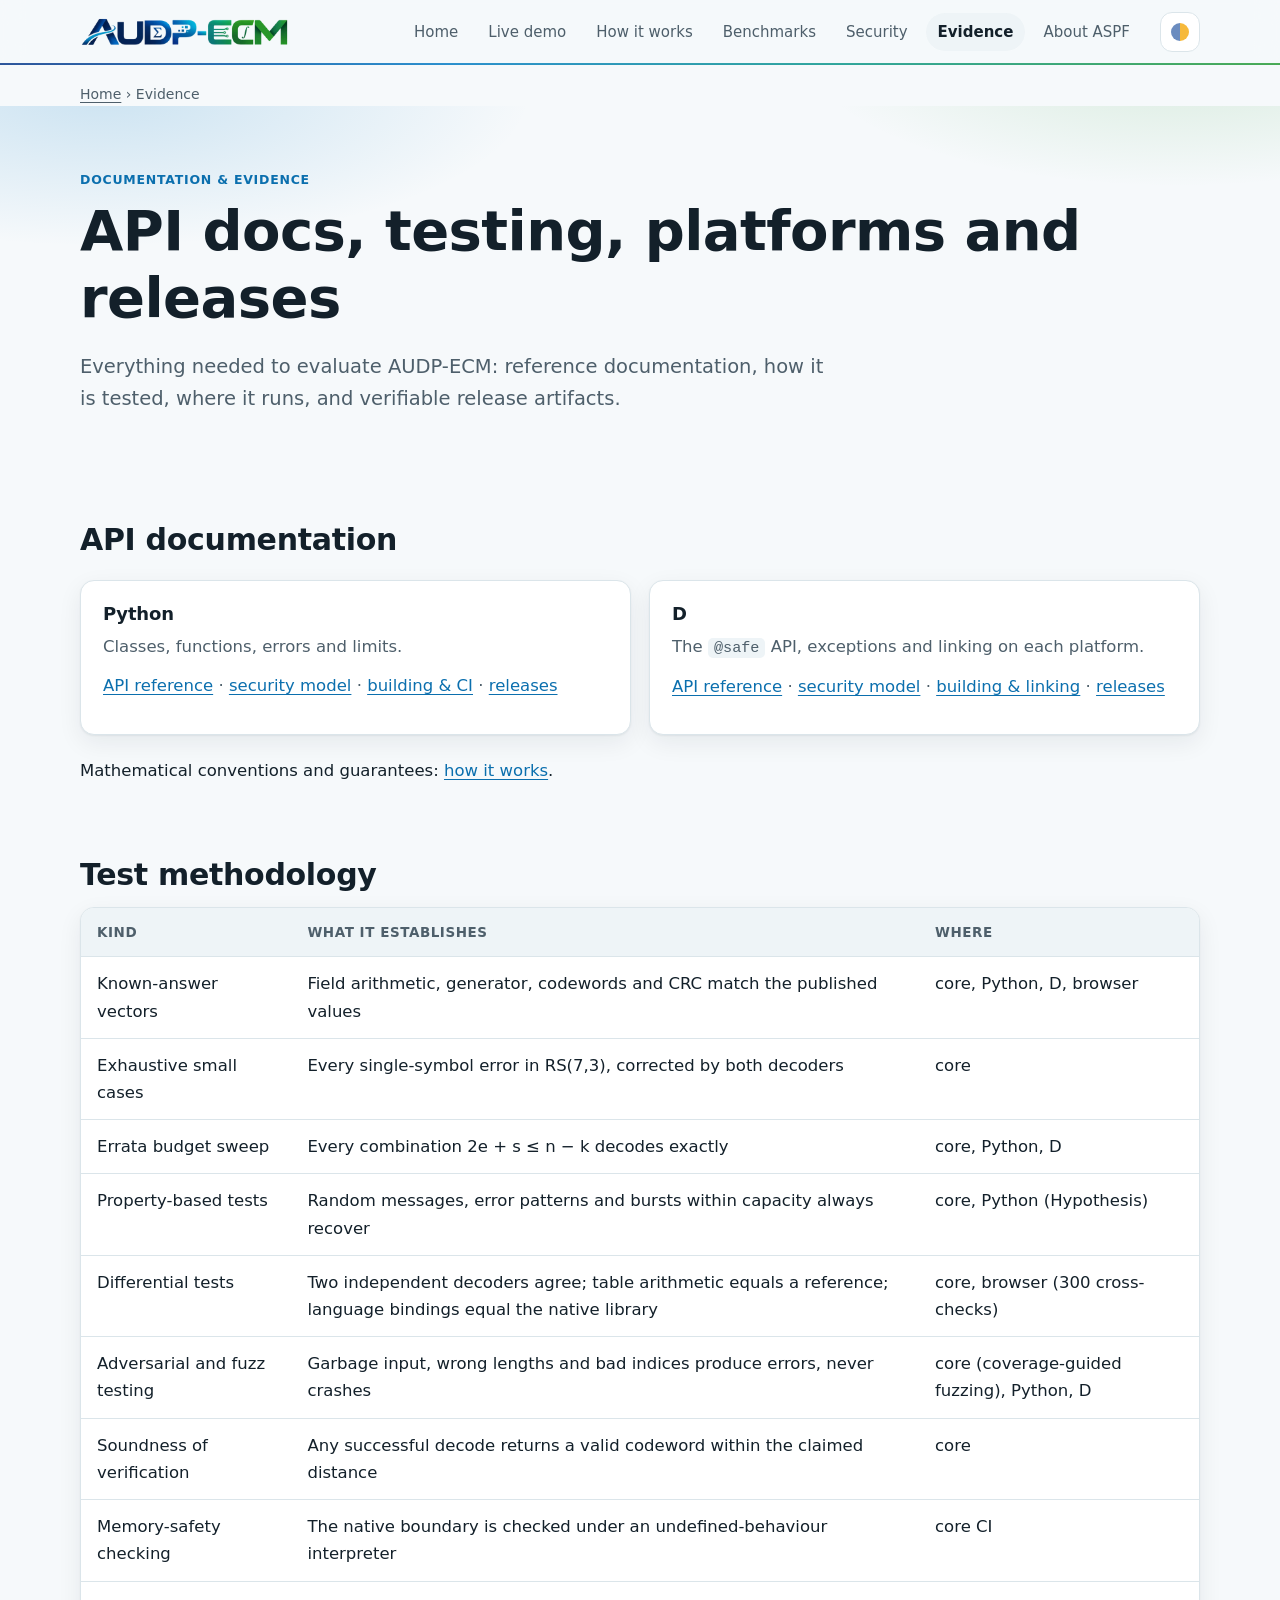
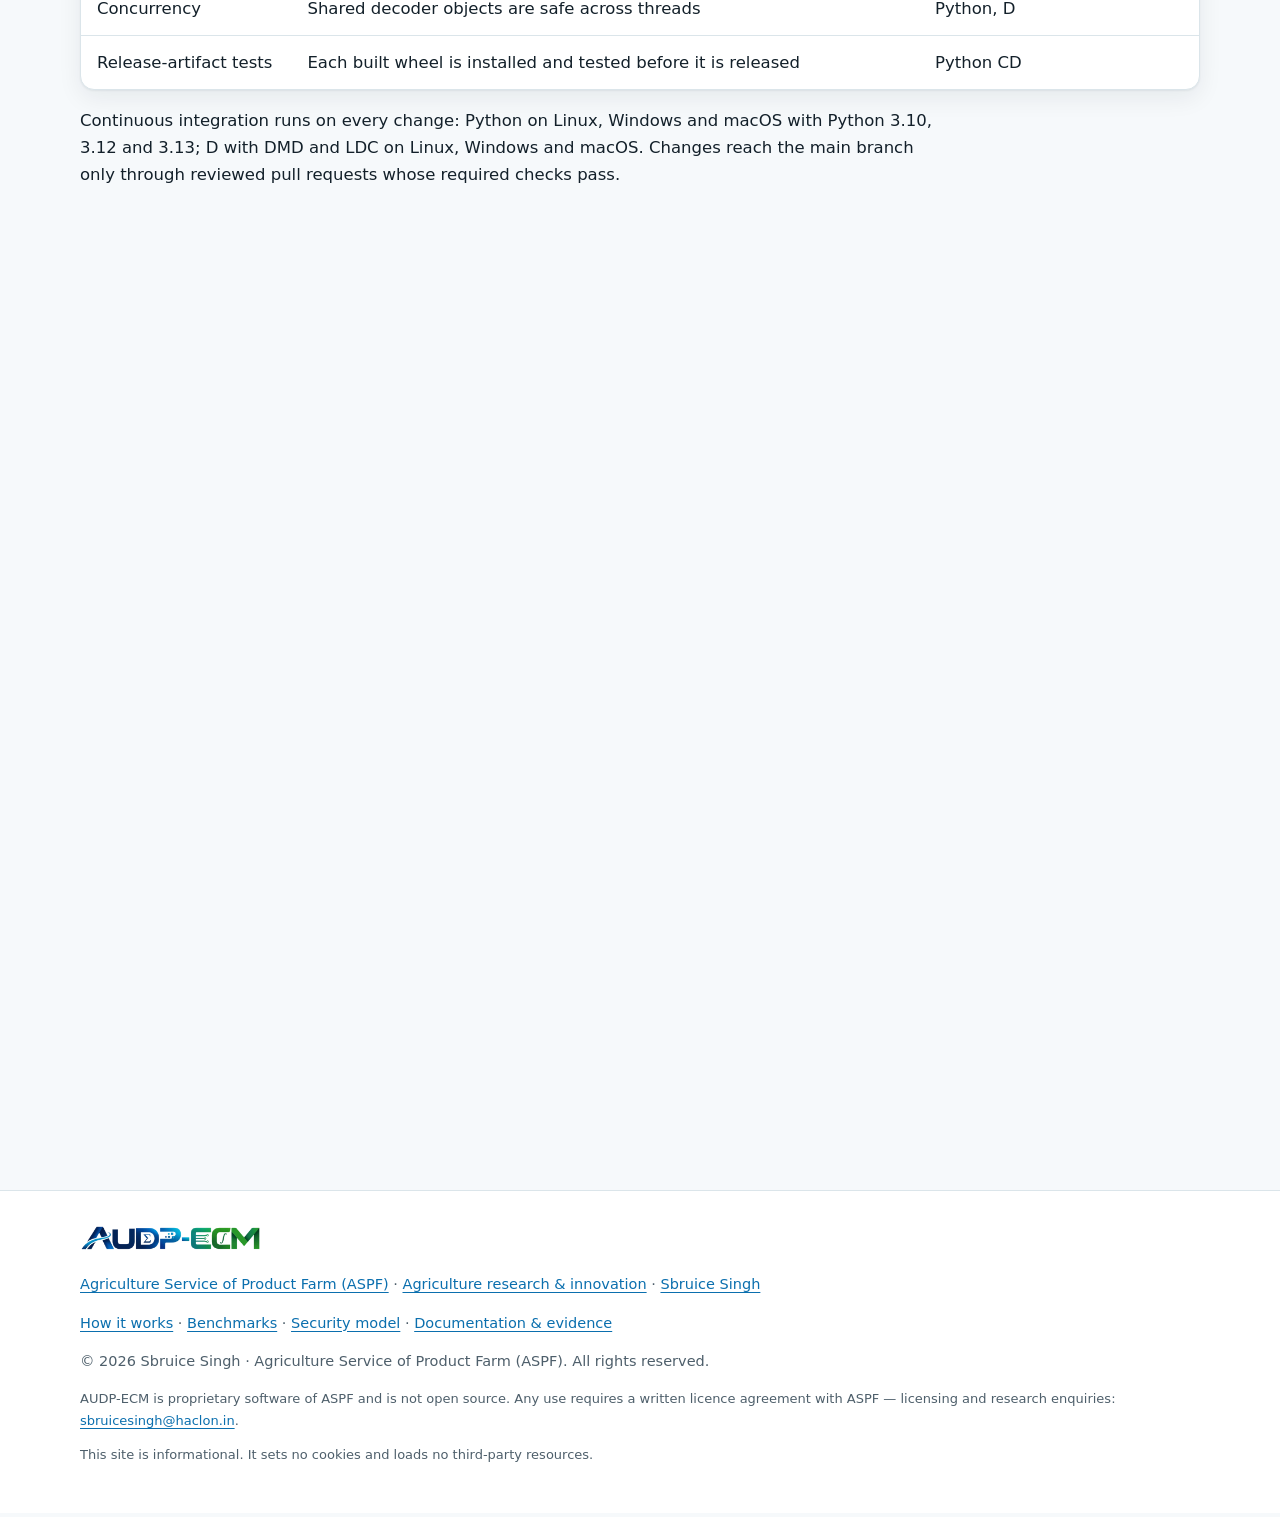
<file: site/evidence.html>
<!doctype html>
<html lang="en">
<head>
  <meta charset="utf-8">
  <meta name="viewport" content="width=device-width, initial-scale=1">
  <meta http-equiv="Content-Security-Policy" content="default-src 'none'; script-src 'self'; style-src 'self'; img-src 'self'; manifest-src 'self'; base-uri 'none'; form-action 'none'">
  <meta name="referrer" content="strict-origin-when-cross-origin">
  <title>Documentation & Evidence — APIs, Testing, Platforms | AUDP-ECM</title>
  <meta name="description" content="AUDP-ECM API documentation, test methodology, continuous-integration matrix, supported platforms and verifiable versioned releases for the Python and D bindings.">
  <meta name="author" content="Sbruice Singh">
  <meta name="robots" content="index, follow, max-image-preview:large">
  <meta name="theme-color" content="#0b7285">
  <link rel="canonical" href="https://sbruices.github.io/AUDP-ECM-Website/evidence.html">
  <link rel="icon" href="favicon.ico" sizes="any">
  <link rel="icon" href="assets/favicon-32.png" type="image/png" sizes="32x32">
  <link rel="icon" href="assets/icon-192.png" type="image/png" sizes="192x192">
  <link rel="apple-touch-icon" href="assets/apple-touch-icon.png">
  <link rel="manifest" href="site.webmanifest">
  <link rel="sitemap" type="application/xml" href="sitemap.xml">
  <meta property="og:type" content="website">
  <meta property="og:site_name" content="AUDP-ECM — Agriculture Service of Product Farm">
  <meta property="og:title" content="Documentation & Evidence — APIs, Testing, Platforms | AUDP-ECM">
  <meta property="og:description" content="AUDP-ECM API documentation, test methodology, continuous-integration matrix, supported platforms and verifiable versioned releases for the Python and D bindings.">
  <meta property="og:url" content="https://sbruices.github.io/AUDP-ECM-Website/evidence.html">
  <meta property="og:image" content="https://sbruices.github.io/AUDP-ECM-Website/og-image.png">
  <meta property="og:image:width" content="1200">
  <meta property="og:image:height" content="630">
  <meta property="og:image:alt" content="AUDP-ECM by Agriculture Service of Product Farm (ASPF): reliable data from every field sensor">
  <meta property="og:locale" content="en_GB">
  <meta name="twitter:card" content="summary_large_image">
  <meta name="twitter:creator" content="@Sbruice1">
  <meta name="twitter:title" content="Documentation & Evidence — APIs, Testing, Platforms | AUDP-ECM">
  <meta name="twitter:description" content="AUDP-ECM API documentation, test methodology, continuous-integration matrix, supported platforms and verifiable versioned releases for the Python and D bindings.">
  <meta name="twitter:image" content="https://sbruices.github.io/AUDP-ECM-Website/og-image.png">
  <link rel="stylesheet" href="style.css">
  <script src="assets/app.js" defer></script>
  <script type="application/ld+json">
{
 "@context": "https://schema.org",
 "@graph": [
  {
   "@type": "WebSite",
   "@id": "https://sbruices.github.io/AUDP-ECM-Website/#website",
   "url": "https://sbruices.github.io/AUDP-ECM-Website/",
   "inLanguage": "en",
   "name": "AUDP-ECM — Agriculture Service of Product Farm (ASPF)",
   "publisher": {
    "@id": "https://sbruices.github.io/AUDP-ECM-Website/#aspf"
   }
  },
  {
   "@type": "Organization",
   "@id": "https://sbruices.github.io/AUDP-ECM-Website/#aspf",
   "name": "Agriculture Service of Product Farm",
   "alternateName": [
    "ASPF",
    "Agriculture Service of Product Farm (ASPF)"
   ],
   "url": "https://sbruices.github.io/AUDP-ECM-Website/about.html",
   "logo": {
    "@type": "ImageObject",
    "url": "https://sbruices.github.io/AUDP-ECM-Website/assets/icon-512.png",
    "width": 512,
    "height": 512
   },
   "image": [
    "https://sbruices.github.io/AUDP-ECM-Website/assets/logo-1200.png",
    "https://sbruices.github.io/AUDP-ECM-Website/og-image.png"
   ],
   "email": "sbruicesingh@haclon.in",
   "description": "Agriculture Service of Product Farm (ASPF) is an agriculture research and innovation organisation building dependable data technology for farms: the AUDP device protocol family and the AUDP-ECM error-correction engine for agricultural sensors and telemetry.",
   "knowsAbout": [
    "agriculture research",
    "agricultural innovation",
    "precision agriculture",
    "agritech",
    "agricultural sensors",
    "farm telemetry",
    "error-correcting codes",
    "data reliability"
   ],
   "member": {
    "@id": "https://sbruices.github.io/AUDP-ECM-Website/sbruice-singh.html#person"
   },
   "contactPoint": {
    "@type": "ContactPoint",
    "contactType": "research collaboration and licensing",
    "email": "sbruicesingh@haclon.in"
   }
  },
  {
   "@type": "Person",
   "@id": "https://sbruices.github.io/AUDP-ECM-Website/sbruice-singh.html#person",
   "name": "Sbruice Singh",
   "jobTitle": "Researcher",
   "description": "Sbruice Singh is a researcher and the developer of AUDP-ECM at Agriculture Service of Product Farm (ASPF), working on dependable data for agricultural sensors and telemetry.",
   "url": "https://sbruices.github.io/AUDP-ECM-Website/sbruice-singh.html",
   "image": "https://sbruices.github.io/AUDP-ECM-Website/og-image.png",
   "worksFor": {
    "@id": "https://sbruices.github.io/AUDP-ECM-Website/#aspf"
   },
   "affiliation": {
    "@type": "Organization",
    "name": "High Association Of Science & Technology (HACLON)",
    "url": "https://www.haclon.in"
   },
   "sameAs": [
    "https://github.com/SbruiceS",
    "https://x.com/Sbruice1"
   ],
   "knowsAbout": [
    "agriculture research",
    "agricultural innovation",
    "error-correcting codes",
    "Reed–Solomon codes",
    "finite fields",
    "agricultural telemetry",
    "Rust",
    "Python",
    "D"
   ]
  },
  {
   "@type": "SoftwareApplication",
   "@id": "https://sbruices.github.io/AUDP-ECM-Website/#audp-ecm",
   "name": "AUDP-ECM",
   "alternateName": "AUDP Error Correction Mathematics Engine",
   "applicationCategory": "DeveloperApplication",
   "operatingSystem": "Linux, Windows, macOS",
   "description": "Error-correction engine for agricultural sensors and telemetry: Reed–Solomon, BCH, CRC-16 and burst-resilient framing, with Python and D bindings.",
   "url": "https://sbruices.github.io/AUDP-ECM-Website/",
   "author": {
    "@id": "https://sbruices.github.io/AUDP-ECM-Website/sbruice-singh.html#person"
   },
   "publisher": {
    "@id": "https://sbruices.github.io/AUDP-ECM-Website/#aspf"
   },
   "license": "https://github.com/SbruiceS/AUDP-ECM-Python/blob/main/LICENSE",
   "image": "https://sbruices.github.io/AUDP-ECM-Website/assets/logo-1200.png",
   "softwareVersion": "0.2.0",
   "downloadUrl": "https://github.com/SbruiceS/AUDP-ECM-Python/releases"
  },
  {
   "@type": "WebPage",
   "@id": "https://sbruices.github.io/AUDP-ECM-Website/evidence.html#webpage",
   "url": "https://sbruices.github.io/AUDP-ECM-Website/evidence.html",
   "name": "Documentation & Evidence — APIs, Testing, Platforms | AUDP-ECM",
   "description": "AUDP-ECM API documentation, test methodology, continuous-integration matrix, supported platforms and verifiable versioned releases for the Python and D bindings.",
   "isPartOf": {
    "@id": "https://sbruices.github.io/AUDP-ECM-Website/#website"
   },
   "inLanguage": "en",
   "dateModified": "2026-10-20",
   "primaryImageOfPage": {
    "@type": "ImageObject",
    "url": "https://sbruices.github.io/AUDP-ECM-Website/og-image.png"
   },
   "breadcrumb": {
    "@id": "https://sbruices.github.io/AUDP-ECM-Website/evidence.html#breadcrumb"
   },
   "about": {
    "@id": "https://sbruices.github.io/AUDP-ECM-Website/#aspf"
   }
  },
  {
   "@type": "BreadcrumbList",
   "@id": "https://sbruices.github.io/AUDP-ECM-Website/evidence.html#breadcrumb",
   "itemListElement": [
    {
     "@type": "ListItem",
     "position": 1,
     "name": "Home",
     "item": "https://sbruices.github.io/AUDP-ECM-Website/"
    },
    {
     "@type": "ListItem",
     "position": 2,
     "name": "Evidence",
     "item": "https://sbruices.github.io/AUDP-ECM-Website/evidence.html"
    }
   ]
  }
 ]
}
  </script>
</head>
<body>
  <a class="skip" href="#main">Skip to content</a>
  <header class="top">
    <div class="wrap bar">
      <a class="brand" href="index.html" aria-label="AUDP-ECM home">
        <picture class="logo-light">
          <source srcset="assets/logo-640.webp" type="image/webp">
          <img src="assets/logo-640.png" alt="AUDP-ECM logo" width="640" height="92" class="brand-logo">
        </picture>
        <picture class="logo-dark">
          <source srcset="assets/logo-dark-640.webp" type="image/webp">
          <img src="assets/logo-dark-640.png" alt="AUDP-ECM logo" width="640" height="92" class="brand-logo">
        </picture>
      </a>
      <div class="bar-actions">
        <button id="theme-toggle" class="icon-btn needs-js" type="button" aria-label="Change theme">
          <span class="i-sun" aria-hidden="true"></span><span class="i-moon" aria-hidden="true"></span>
        </button>
        <button id="nav-toggle" class="icon-btn menu needs-js" type="button" aria-controls="site-nav" aria-expanded="false" aria-label="Menu">
          <span aria-hidden="true"></span>
        </button>
      </div>
      <nav id="site-nav" aria-label="Main">
        <a href="index.html">Home</a>
        <a href="index.html#demo">Live demo</a>
        <a href="how-it-works.html">How it works</a>
        <a href="benchmarks.html">Benchmarks</a>
        <a href="security.html">Security</a>
        <a href="evidence.html" aria-current="page">Evidence</a>
        <a href="about.html">About ASPF</a>
      </nav>
    </div>
  </header>

    <nav class="wrap crumbs" aria-label="Breadcrumb"><a href="index.html">Home</a> <span aria-hidden="true">›</span> <span>Evidence</span></nav>
  <main id="main">
    <section class="hero">
      <div class="wrap">
        <p class="eyebrow">Documentation &amp; evidence</p>
        <h1>API docs, testing, platforms and releases</h1>
        <p class="lead">Everything needed to evaluate AUDP-ECM: reference documentation, how it is tested,
          where it runs, and verifiable release artifacts.</p>
      </div>
    </section>

    <section class="wrap doc reveal">
      <h2>API documentation</h2>
      <div class="grid two">
        <div class="card"><h3>Python</h3><p>Classes, functions, errors and limits.</p>
          <p><a href="https://github.com/SbruiceS/AUDP-ECM-Python/blob/main/docs/api.md">API reference</a> · <a href="https://github.com/SbruiceS/AUDP-ECM-Python/blob/main/docs/security.md">security model</a> ·
          <a href="https://github.com/SbruiceS/AUDP-ECM-Python/blob/main/docs/development.md">building &amp; CI</a> · <a href="https://github.com/SbruiceS/AUDP-ECM-Python/blob/main/docs/releasing.md">releases</a></p></div>
        <div class="card"><h3>D</h3><p>The <code>@safe</code> API, exceptions and linking on each platform.</p>
          <p><a href="https://github.com/SbruiceS/AUDP-ECM-D/blob/main/docs/api.md">API reference</a> · <a href="https://github.com/SbruiceS/AUDP-ECM-D/blob/main/docs/security.md">security model</a> ·
          <a href="https://github.com/SbruiceS/AUDP-ECM-D/blob/main/docs/building.md">building &amp; linking</a> · <a href="https://github.com/SbruiceS/AUDP-ECM-D/blob/main/docs/releasing.md">releases</a></p></div>
      </div>
      <p>Mathematical conventions and guarantees: <a href="how-it-works.html">how it works</a>.</p>
    </section>

    <section class="wrap doc reveal">
      <h2>Test methodology</h2>
      <div class="table-scroll"><table>
        <thead><tr><th>Kind</th><th>What it establishes</th><th>Where</th></tr></thead>
        <tbody>
          <tr><td>Known-answer vectors</td><td>Field arithmetic, generator, codewords and CRC match the published values</td><td>core, Python, D, browser</td></tr>
          <tr><td>Exhaustive small cases</td><td>Every single-symbol error in RS(7,3), corrected by both decoders</td><td>core</td></tr>
          <tr><td>Errata budget sweep</td><td>Every combination 2e + s ≤ n − k decodes exactly</td><td>core, Python, D</td></tr>
          <tr><td>Property-based tests</td><td>Random messages, error patterns and bursts within capacity always recover</td><td>core, Python (Hypothesis)</td></tr>
          <tr><td>Differential tests</td><td>Two independent decoders agree; table arithmetic equals a reference; language bindings equal the native library</td><td>core, browser (300 cross-checks)</td></tr>
          <tr><td>Adversarial and fuzz testing</td><td>Garbage input, wrong lengths and bad indices produce errors, never crashes</td><td>core (coverage-guided fuzzing), Python, D</td></tr>
          <tr><td>Soundness of verification</td><td>Any successful decode returns a valid codeword within the claimed distance</td><td>core</td></tr>
          <tr><td>Memory-safety checking</td><td>The native boundary is checked under an undefined-behaviour interpreter</td><td>core CI</td></tr>
          <tr><td>Concurrency</td><td>Shared decoder objects are safe across threads</td><td>Python, D</td></tr>
          <tr><td>Release-artifact tests</td><td>Each built wheel is installed and tested before it is released</td><td>Python CD</td></tr>
        </tbody>
      </table></div>
      <p>Continuous integration runs on every change: Python on Linux, Windows and macOS with Python 3.10, 3.12 and 3.13;
        D with DMD and LDC on Linux, Windows and macOS. Changes reach the main branch only through reviewed pull requests
        whose required checks pass.</p>
    </section>

    <section class="wrap doc reveal">
      <h2>Supported platforms</h2>
      <div class="table-scroll"><table>
        <thead><tr><th>Binding</th><th>Platforms</th><th>Requirements</th></tr></thead>
        <tbody>
          <tr><td>Python</td><td>Linux x86_64 and aarch64 (manylinux2014), Windows x64, macOS universal2 (Intel and Apple Silicon)</td><td>CPython ≥ 3.10 (one abi3 wheel per platform); no runtime dependencies</td></tr>
          <tr><td>D</td><td>Linux, Windows (DMD, LDC); macOS (LDC)</td><td>DMD ≥ 2.105 or LDC ≥ 1.35; native library ABI ≥ 2</td></tr>
        </tbody>
      </table></div>
    </section>

    <section class="wrap doc reveal">
      <h2>Releases</h2>
      <div class="table-scroll"><table>
        <thead><tr><th>Package</th><th>Version</th><th>Artifacts</th><th>Notes</th></tr></thead>
        <tbody>
          <tr><td>audp-ecm (Python)</td><td><a href="https://github.com/SbruiceS/AUDP-ECM-Python/releases/tag/v0.2.0">v0.2.0</a></td><td>4 wheels, SHA256SUMS, build provenance</td><td>Every wheel is tested after install before release</td></tr>
          <tr><td>audp-ecm (D)</td><td><a href="https://github.com/SbruiceS/AUDP-ECM-D/releases/tag/v0.2.0">v0.2.0</a></td><td>source archive, C header, SHA256SUMS, build provenance</td><td>Full test matrix before release</td></tr>
        </tbody>
      </table></div>
      <p><strong>Verify a download:</strong></p>
<pre><code>sha256sum -c SHA256SUMS
gh attestation verify &lt;file&gt; --repo SbruiceS/AUDP-ECM-Python   # or AUDP-ECM-D</code></pre>
      <p>Release tags are immutable, and the main branches are protected: changes land only through pull requests
        whose required checks pass. AUDP-ECM is proprietary software of ASPF; use requires a written licence agreement.</p>
    </section>
  </main>

  <footer class="foot">
    <div class="wrap">
      <p class="foot-logo"><picture class="logo-light">
          <source srcset="assets/logo-640.webp" type="image/webp">
          <img src="assets/logo-640.png" alt="AUDP-ECM logo" width="640" height="92" class="foot-brand">
        </picture>
        <picture class="logo-dark">
          <source srcset="assets/logo-dark-640.webp" type="image/webp">
          <img src="assets/logo-dark-640.png" alt="AUDP-ECM logo" width="640" height="92" class="foot-brand">
        </picture></p>
      <p><a href="about.html">Agriculture Service of Product Farm (ASPF)</a> ·
        <a href="research.html">Agriculture research &amp; innovation</a> ·
        <a href="sbruice-singh.html">Sbruice Singh</a></p>
      <p><a href="how-it-works.html">How it works</a> · <a href="benchmarks.html">Benchmarks</a> ·
        <a href="security.html">Security model</a> · <a href="evidence.html">Documentation &amp; evidence</a></p>
      <p>© 2026 Sbruice Singh · Agriculture Service of Product Farm (ASPF). All rights reserved.</p>
      <p class="small">AUDP-ECM is proprietary software of ASPF and is not open source. Any use requires a
        written licence agreement with ASPF — licensing and research enquiries:
        <a href="mailto:sbruicesingh@haclon.in">sbruicesingh@haclon.in</a>.</p>
      <p class="small">This site is informational. It sets no cookies and loads no third-party resources.</p>
    </div>
  </footer>
</body>
</html>
</file>
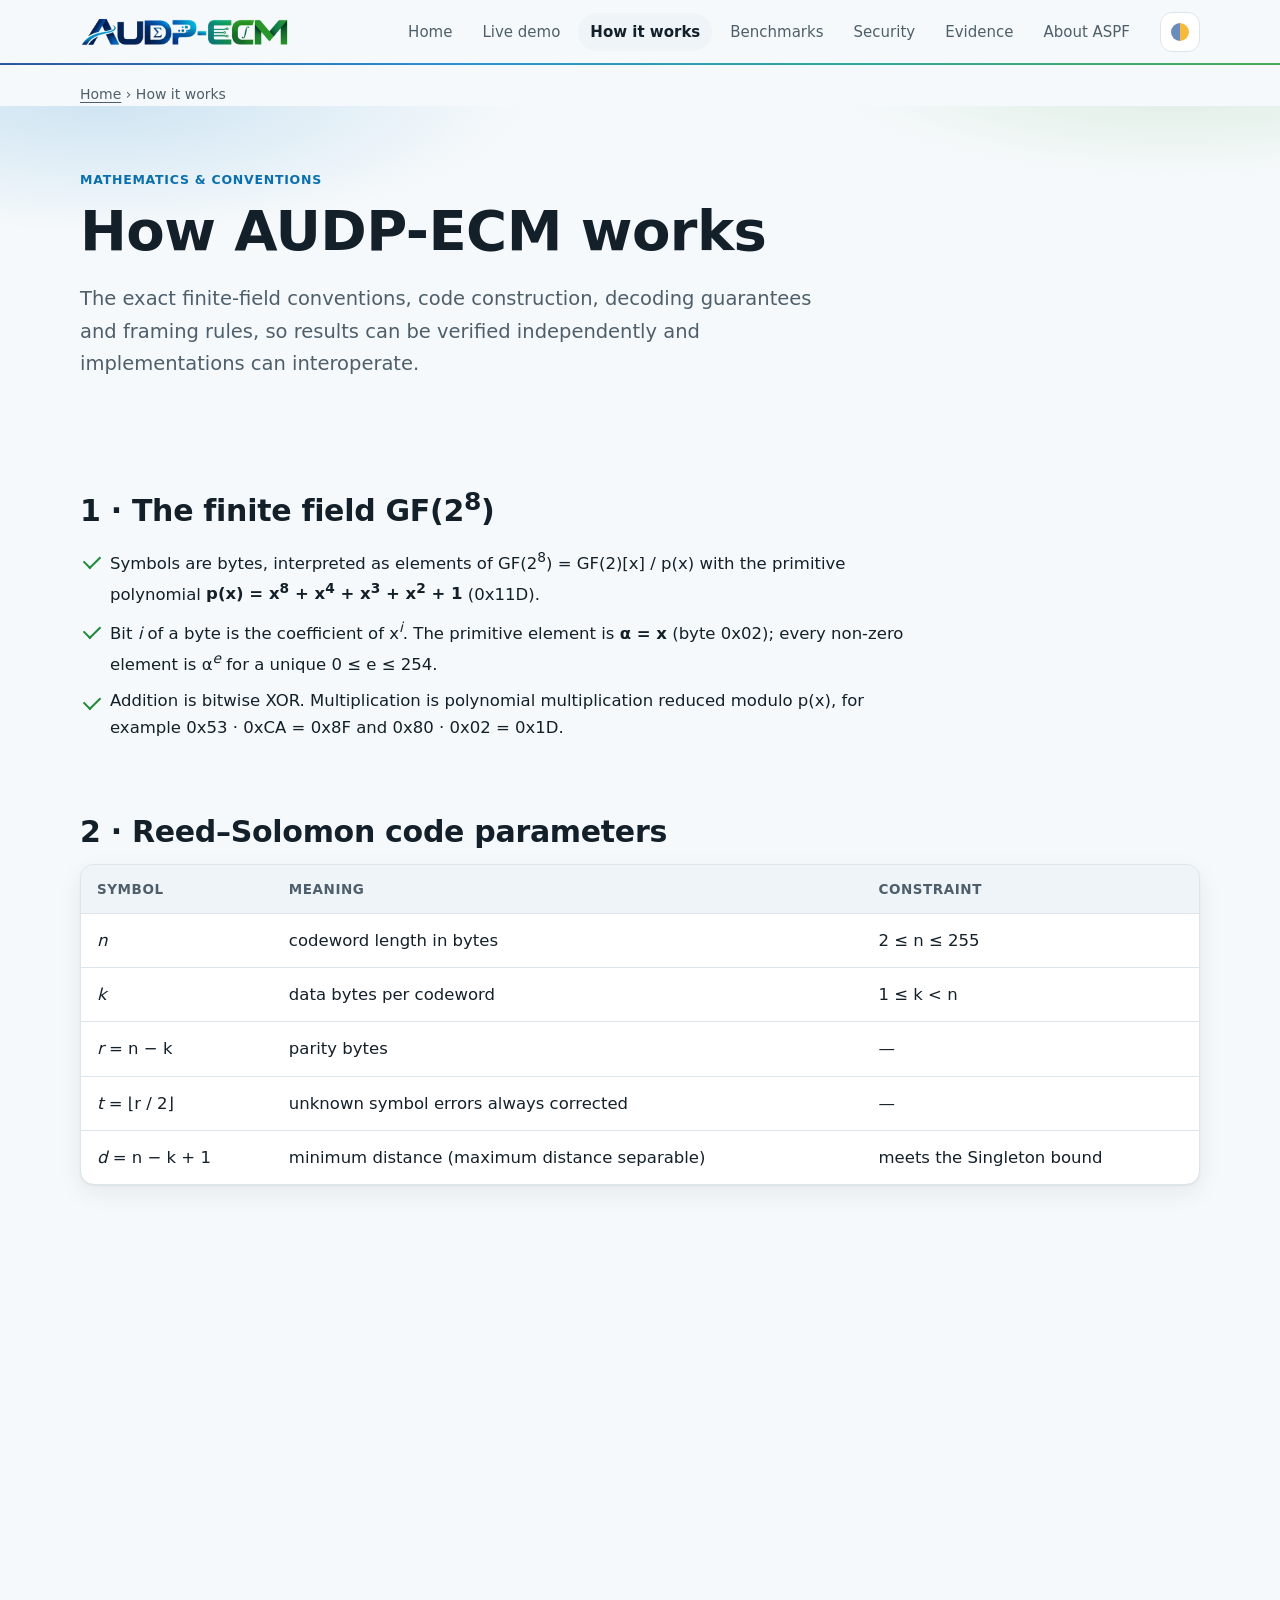
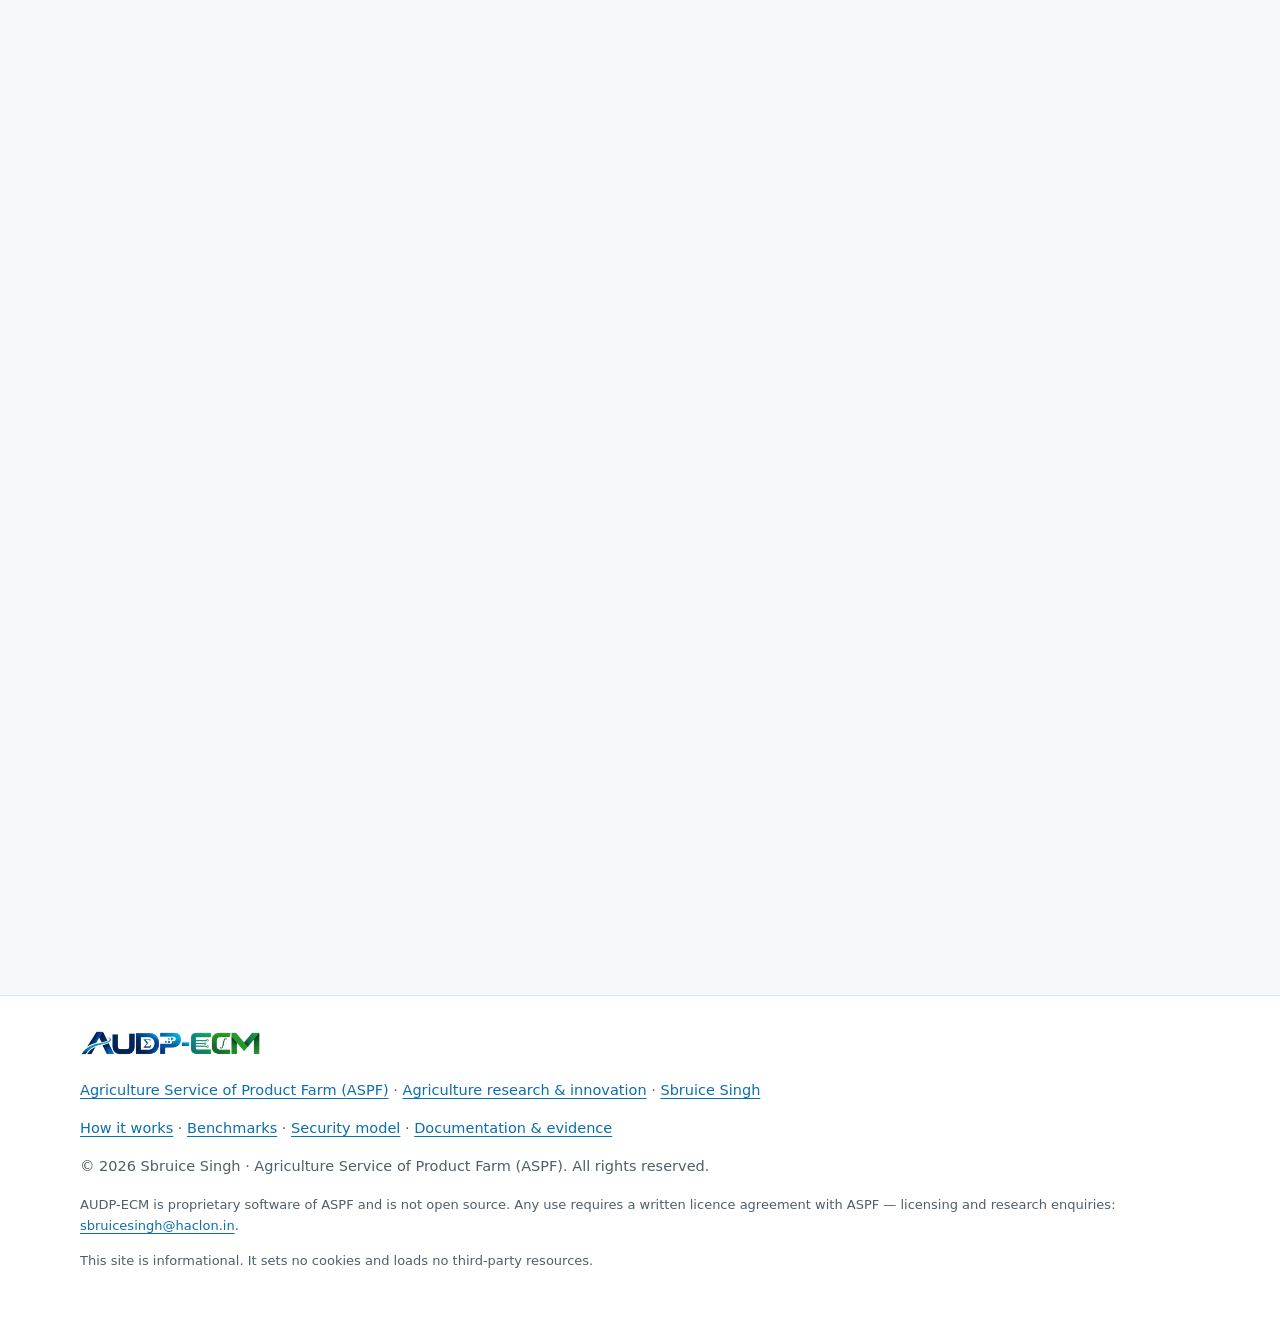
<file: site/how-it-works.html>
<!doctype html>
<html lang="en">
<head>
  <meta charset="utf-8">
  <meta name="viewport" content="width=device-width, initial-scale=1">
  <meta http-equiv="Content-Security-Policy" content="default-src 'none'; script-src 'self'; style-src 'self'; img-src 'self'; manifest-src 'self'; base-uri 'none'; form-action 'none'">
  <meta name="referrer" content="strict-origin-when-cross-origin">
  <title>How AUDP-ECM Works — Reed–Solomon Mathematics & Limits</title>
  <meta name="description" content="The finite-field conventions, generator polynomial, decoding algorithms, correction limits and burst-framing assumptions behind AUDP-ECM error correction.">
  <meta name="author" content="Sbruice Singh">
  <meta name="robots" content="index, follow, max-image-preview:large">
  <meta name="theme-color" content="#0b7285">
  <link rel="canonical" href="https://sbruices.github.io/AUDP-ECM-Website/how-it-works.html">
  <link rel="icon" href="favicon.ico" sizes="any">
  <link rel="icon" href="assets/favicon-32.png" type="image/png" sizes="32x32">
  <link rel="icon" href="assets/icon-192.png" type="image/png" sizes="192x192">
  <link rel="apple-touch-icon" href="assets/apple-touch-icon.png">
  <link rel="manifest" href="site.webmanifest">
  <link rel="sitemap" type="application/xml" href="sitemap.xml">
  <meta property="og:type" content="website">
  <meta property="og:site_name" content="AUDP-ECM — Agriculture Service of Product Farm">
  <meta property="og:title" content="How AUDP-ECM Works — Reed–Solomon Mathematics & Limits">
  <meta property="og:description" content="The finite-field conventions, generator polynomial, decoding algorithms, correction limits and burst-framing assumptions behind AUDP-ECM error correction.">
  <meta property="og:url" content="https://sbruices.github.io/AUDP-ECM-Website/how-it-works.html">
  <meta property="og:image" content="https://sbruices.github.io/AUDP-ECM-Website/og-image.png">
  <meta property="og:image:width" content="1200">
  <meta property="og:image:height" content="630">
  <meta property="og:image:alt" content="AUDP-ECM by Agriculture Service of Product Farm (ASPF): reliable data from every field sensor">
  <meta property="og:locale" content="en_GB">
  <meta name="twitter:card" content="summary_large_image">
  <meta name="twitter:creator" content="@Sbruice1">
  <meta name="twitter:title" content="How AUDP-ECM Works — Reed–Solomon Mathematics & Limits">
  <meta name="twitter:description" content="The finite-field conventions, generator polynomial, decoding algorithms, correction limits and burst-framing assumptions behind AUDP-ECM error correction.">
  <meta name="twitter:image" content="https://sbruices.github.io/AUDP-ECM-Website/og-image.png">
  <link rel="stylesheet" href="style.css">
  <script src="assets/app.js" defer></script>
  <script type="application/ld+json">
{
 "@context": "https://schema.org",
 "@graph": [
  {
   "@type": "WebSite",
   "@id": "https://sbruices.github.io/AUDP-ECM-Website/#website",
   "url": "https://sbruices.github.io/AUDP-ECM-Website/",
   "inLanguage": "en",
   "name": "AUDP-ECM — Agriculture Service of Product Farm (ASPF)",
   "publisher": {
    "@id": "https://sbruices.github.io/AUDP-ECM-Website/#aspf"
   }
  },
  {
   "@type": "Organization",
   "@id": "https://sbruices.github.io/AUDP-ECM-Website/#aspf",
   "name": "Agriculture Service of Product Farm",
   "alternateName": [
    "ASPF",
    "Agriculture Service of Product Farm (ASPF)"
   ],
   "url": "https://sbruices.github.io/AUDP-ECM-Website/about.html",
   "logo": {
    "@type": "ImageObject",
    "url": "https://sbruices.github.io/AUDP-ECM-Website/assets/icon-512.png",
    "width": 512,
    "height": 512
   },
   "image": [
    "https://sbruices.github.io/AUDP-ECM-Website/assets/logo-1200.png",
    "https://sbruices.github.io/AUDP-ECM-Website/og-image.png"
   ],
   "email": "sbruicesingh@haclon.in",
   "description": "Agriculture Service of Product Farm (ASPF) is an agriculture research and innovation organisation building dependable data technology for farms: the AUDP device protocol family and the AUDP-ECM error-correction engine for agricultural sensors and telemetry.",
   "knowsAbout": [
    "agriculture research",
    "agricultural innovation",
    "precision agriculture",
    "agritech",
    "agricultural sensors",
    "farm telemetry",
    "error-correcting codes",
    "data reliability"
   ],
   "member": {
    "@id": "https://sbruices.github.io/AUDP-ECM-Website/sbruice-singh.html#person"
   },
   "contactPoint": {
    "@type": "ContactPoint",
    "contactType": "research collaboration and licensing",
    "email": "sbruicesingh@haclon.in"
   }
  },
  {
   "@type": "Person",
   "@id": "https://sbruices.github.io/AUDP-ECM-Website/sbruice-singh.html#person",
   "name": "Sbruice Singh",
   "jobTitle": "Researcher",
   "description": "Sbruice Singh is a researcher and the developer of AUDP-ECM at Agriculture Service of Product Farm (ASPF), working on dependable data for agricultural sensors and telemetry.",
   "url": "https://sbruices.github.io/AUDP-ECM-Website/sbruice-singh.html",
   "image": "https://sbruices.github.io/AUDP-ECM-Website/og-image.png",
   "worksFor": {
    "@id": "https://sbruices.github.io/AUDP-ECM-Website/#aspf"
   },
   "affiliation": {
    "@type": "Organization",
    "name": "High Association Of Science & Technology (HACLON)",
    "url": "https://www.haclon.in"
   },
   "sameAs": [
    "https://github.com/SbruiceS",
    "https://x.com/Sbruice1"
   ],
   "knowsAbout": [
    "agriculture research",
    "agricultural innovation",
    "error-correcting codes",
    "Reed–Solomon codes",
    "finite fields",
    "agricultural telemetry",
    "Rust",
    "Python",
    "D"
   ]
  },
  {
   "@type": "SoftwareApplication",
   "@id": "https://sbruices.github.io/AUDP-ECM-Website/#audp-ecm",
   "name": "AUDP-ECM",
   "alternateName": "AUDP Error Correction Mathematics Engine",
   "applicationCategory": "DeveloperApplication",
   "operatingSystem": "Linux, Windows, macOS",
   "description": "Error-correction engine for agricultural sensors and telemetry: Reed–Solomon, BCH, CRC-16 and burst-resilient framing, with Python and D bindings.",
   "url": "https://sbruices.github.io/AUDP-ECM-Website/",
   "author": {
    "@id": "https://sbruices.github.io/AUDP-ECM-Website/sbruice-singh.html#person"
   },
   "publisher": {
    "@id": "https://sbruices.github.io/AUDP-ECM-Website/#aspf"
   },
   "license": "https://github.com/SbruiceS/AUDP-ECM-Python/blob/main/LICENSE",
   "image": "https://sbruices.github.io/AUDP-ECM-Website/assets/logo-1200.png",
   "softwareVersion": "0.2.0",
   "downloadUrl": "https://github.com/SbruiceS/AUDP-ECM-Python/releases"
  },
  {
   "@type": "WebPage",
   "@id": "https://sbruices.github.io/AUDP-ECM-Website/how-it-works.html#webpage",
   "url": "https://sbruices.github.io/AUDP-ECM-Website/how-it-works.html",
   "name": "How AUDP-ECM Works — Reed–Solomon Mathematics & Limits",
   "description": "The finite-field conventions, generator polynomial, decoding algorithms, correction limits and burst-framing assumptions behind AUDP-ECM error correction.",
   "isPartOf": {
    "@id": "https://sbruices.github.io/AUDP-ECM-Website/#website"
   },
   "inLanguage": "en",
   "dateModified": "2026-10-20",
   "primaryImageOfPage": {
    "@type": "ImageObject",
    "url": "https://sbruices.github.io/AUDP-ECM-Website/og-image.png"
   },
   "breadcrumb": {
    "@id": "https://sbruices.github.io/AUDP-ECM-Website/how-it-works.html#breadcrumb"
   },
   "about": {
    "@id": "https://sbruices.github.io/AUDP-ECM-Website/#aspf"
   }
  },
  {
   "@type": "BreadcrumbList",
   "@id": "https://sbruices.github.io/AUDP-ECM-Website/how-it-works.html#breadcrumb",
   "itemListElement": [
    {
     "@type": "ListItem",
     "position": 1,
     "name": "Home",
     "item": "https://sbruices.github.io/AUDP-ECM-Website/"
    },
    {
     "@type": "ListItem",
     "position": 2,
     "name": "How it works",
     "item": "https://sbruices.github.io/AUDP-ECM-Website/how-it-works.html"
    }
   ]
  }
 ]
}
  </script>
</head>
<body>
  <a class="skip" href="#main">Skip to content</a>
  <header class="top">
    <div class="wrap bar">
      <a class="brand" href="index.html" aria-label="AUDP-ECM home">
        <picture class="logo-light">
          <source srcset="assets/logo-640.webp" type="image/webp">
          <img src="assets/logo-640.png" alt="AUDP-ECM logo" width="640" height="92" class="brand-logo">
        </picture>
        <picture class="logo-dark">
          <source srcset="assets/logo-dark-640.webp" type="image/webp">
          <img src="assets/logo-dark-640.png" alt="AUDP-ECM logo" width="640" height="92" class="brand-logo">
        </picture>
      </a>
      <div class="bar-actions">
        <button id="theme-toggle" class="icon-btn needs-js" type="button" aria-label="Change theme">
          <span class="i-sun" aria-hidden="true"></span><span class="i-moon" aria-hidden="true"></span>
        </button>
        <button id="nav-toggle" class="icon-btn menu needs-js" type="button" aria-controls="site-nav" aria-expanded="false" aria-label="Menu">
          <span aria-hidden="true"></span>
        </button>
      </div>
      <nav id="site-nav" aria-label="Main">
        <a href="index.html">Home</a>
        <a href="index.html#demo">Live demo</a>
        <a href="how-it-works.html" aria-current="page">How it works</a>
        <a href="benchmarks.html">Benchmarks</a>
        <a href="security.html">Security</a>
        <a href="evidence.html">Evidence</a>
        <a href="about.html">About ASPF</a>
      </nav>
    </div>
  </header>

    <nav class="wrap crumbs" aria-label="Breadcrumb"><a href="index.html">Home</a> <span aria-hidden="true">›</span> <span>How it works</span></nav>
  <main id="main">
    <section class="hero">
      <div class="wrap">
        <p class="eyebrow">Mathematics &amp; conventions</p>
        <h1>How AUDP-ECM works</h1>
        <p class="lead">The exact finite-field conventions, code construction, decoding guarantees and framing
          rules, so results can be verified independently and implementations can interoperate.</p>
      </div>
    </section>

    <section class="wrap doc reveal" id="field">
      <h2>1 · The finite field GF(2<sup>8</sup>)</h2>
      <ul class="checks">
        <li>Symbols are bytes, interpreted as elements of GF(2<sup>8</sup>) = GF(2)[x] / p(x) with the primitive
          polynomial <strong>p(x) = x<sup>8</sup> + x<sup>4</sup> + x<sup>3</sup> + x<sup>2</sup> + 1</strong> (0x11D).</li>
        <li>Bit <em>i</em> of a byte is the coefficient of x<sup><em>i</em></sup>. The primitive element is
          <strong>α = x</strong> (byte 0x02); every non-zero element is α<sup><em>e</em></sup> for a unique 0 ≤ e ≤ 254.</li>
        <li>Addition is bitwise XOR. Multiplication is polynomial multiplication reduced modulo p(x),
          for example 0x53 · 0xCA = 0x8F and 0x80 · 0x02 = 0x1D.</li>
      </ul>
    </section>

    <section class="wrap doc reveal" id="codes">
      <h2>2 · Reed–Solomon code parameters</h2>
      <div class="table-scroll"><table>
        <thead><tr><th>Symbol</th><th>Meaning</th><th>Constraint</th></tr></thead>
        <tbody>
          <tr><td><em>n</em></td><td>codeword length in bytes</td><td>2 ≤ n ≤ 255</td></tr>
          <tr><td><em>k</em></td><td>data bytes per codeword</td><td>1 ≤ k &lt; n</td></tr>
          <tr><td><em>r</em> = n − k</td><td>parity bytes</td><td>—</td></tr>
          <tr><td><em>t</em> = ⌊r / 2⌋</td><td>unknown symbol errors always corrected</td><td>—</td></tr>
          <tr><td><em>d</em> = n − k + 1</td><td>minimum distance (maximum distance separable)</td><td>meets the Singleton bound</td></tr>
        </tbody>
      </table></div>
    </section>

    <section class="wrap doc reveal" id="encoding">
      <h2>3 · Generator polynomial and systematic encoding</h2>
      <p>The generator has the <em>r</em> consecutive roots α<sup>1</sup> … α<sup>r</sup> (first consecutive root b = 1):</p>
      <p class="formula">g(x) = (x − α)(x − α<sup>2</sup>) ··· (x − α<sup>r</sup>), &nbsp; deg g = r, monic.</p>
      <p>For data bytes m<sub>0</sub> … m<sub>k−1</sub>, with m(x) = Σ m<sub>j</sub> x<sup>j</sup>, the codeword is</p>
      <p class="formula">c(x) = x<sup>r</sup>·m(x) + p(x), &nbsp;&nbsp; p(x) = x<sup>r</sup>·m(x) mod g(x).</p>
      <p><strong>Byte layout:</strong> byte <em>j</em> of the transmitted codeword is the coefficient of x<sup>j</sup>.
        The r parity bytes come first (j &lt; r), followed by the k data bytes unchanged. Every codeword satisfies
        c(α<sup>i</sup>) = 0 for i = 1 … r.</p>
    </section>

    <section class="wrap doc reveal" id="decoding">
      <h2>4 · Decoding</h2>
      <ol class="steps">
        <li><strong>Syndromes</strong> S<sub>i</sub> = y(α<sup>i</sup>), i = 1 … r, of the received word y. All zero ⇔ y is a codeword,
          so no correction is needed.</li>
        <li><strong>Error locator</strong> Λ(x) from the key equation S(x)·Λ(x) ≡ Ω(x) (mod x<sup>r</sup>), solved by the
          <em>Berlekamp–Massey</em> algorithm. An independent <em>Euclidean-algorithm</em> decoder solves the same equation and is
          cross-checked against it in testing.</li>
        <li><strong>Erasures</strong> (known-bad positions) enter as the erasure locator Γ(x) = Π (1 − α<sup>j</sup>x) through
          modified (Forney) syndromes. The combined errata locator is Λ<sub>e</sub>(x)·Γ(x).</li>
        <li><strong>Chien search:</strong> error positions are the j with Λ(α<sup>−j</sup>) = 0. The number of roots must equal deg Λ.</li>
        <li><strong>Forney's formula</strong> gives each error value: e<sub>j</sub> = Ω(α<sup>−j</sup>) / Λ′(α<sup>−j</sup>).</li>
        <li><strong>Verification:</strong> a result is returned only if the corrected word is a valid codeword. Otherwise
          decoding fails with an explicit error.</li>
      </ol>
      <p class="note"><strong>Guarantee.</strong> With <em>e</em> unknown errors and <em>s</em> erasures, decoding is unique and
        correct whenever <strong>2e + s ≤ n − k</strong>. An erasure costs one parity byte; an unknown error costs two.</p>
    </section>

    <section class="wrap doc reveal" id="limits">
      <h2>5 · Correction limits: what happens beyond capacity</h2>
      <p>When 2e + s &gt; n − k, no decoder can guarantee the original data. Exactly one of three things happens:</p>
      <div class="grid three">
        <div class="card"><h3>Rejected (most common)</h3><p>No codeword lies close enough to the received word. Decoding fails
          with an explicit error, so the frame is <strong>detected as bad</strong> and never silently accepted.</p></div>
        <div class="card"><h3>Miscorrected (rare)</h3><p>The damage moved the word within <em>t</em> symbols of a
          <em>different</em> valid codeword, which the decoder then returns. This is a fundamental property of every
          error-correcting code, not an implementation bug.</p></div>
        <div class="card"><h3>Caught by CRC</h3><p>Burst framing adds a CRC-16 over the payload. A miscorrection must also pass that
          16-bit check, so wrong payloads are rejected except with probability about 2<sup>−16</sup>.</p></div>
      </div>
      <p><strong>Measured:</strong> across 1,800 test frames with exactly <em>t</em> + 1 errors, using codes with 2–32 parity bytes,
        98.4 % were rejected and 1.6 % miscorrected before any CRC. Miscorrection becomes rarer as the parity count grows.
        You can reproduce both outcomes in the <a href="index.html#demo">live demo</a> by corrupting more than <em>t</em> symbols.</p>
      <p><strong>Erasure caveat:</strong> each marked erasure consumes budget. Marking too many positions as unreliable
        can turn a correctable frame into an uncorrectable one, so marking is bounded to n − k.</p>
    </section>

    <section class="wrap doc reveal" id="burst">
      <h2>6 · Burst-resilient framing and its assumptions</h2>
      <p class="formula">frame = len (u16, big-endian) ‖ payload ‖ CRC-16(len ‖ payload), zero-padded to depth·k bytes</p>
      <p>The frame is split into <em>depth</em> consecutive k-byte blocks, each encoded as one RS(n, k) codeword. Byte j of codeword i
        is transmitted at position <strong>j·depth + i</strong>. A contiguous burst of L bytes therefore touches at most
        ⌈L / depth⌉ bytes of any one codeword, so <strong>every burst of up to depth·t bytes is corrected</strong>.</p>
      <p>Recovery returns the exact payload (its length is part of the frame) after the CRC matches. The guarantees assume:</p>
      <ul class="checks">
        <li><strong>Symbol synchronisation:</strong> the receiver gets exactly n·depth bytes in order. Insertions, deletions
          and bit slips are not corrected and must be handled by the link layer.</li>
        <li><strong>Per-codeword budget:</strong> the rule is that every codeword individually satisfies 2e + s ≤ n − k.
          A single burst of ≤ depth·t bytes always meets it; several bursts in one frame may not.</li>
        <li><strong>Erasure positions</strong>, when supplied, index the transmitted stream. They are mapped to codewords automatically.</li>
        <li><strong>Payload size</strong> ≤ depth·k − 4 bytes and ≤ 65,535 bytes. The receiver buffers n·depth bytes,
          which adds latency equal to one full frame.</li>
      </ul>
    </section>

    <section class="wrap doc reveal" id="crc">
      <h2>7 · CRC-16 parameters</h2>
      <p>CRC-16/CCITT-FALSE: polynomial 0x1021, initial value 0xFFFF, no input or output reflection, no final XOR.
        It is appended big-endian. Check value: CRC("123456789") = <strong>0x29B1</strong>. A CRC detects accidental errors;
        it does not authenticate data (see <a href="security.html">security model</a>).</p>
    </section>

    <section class="wrap doc reveal" id="vectors">
      <h2>8 · Test vectors</h2>
      <div class="table-scroll"><table>
        <thead><tr><th>Item</th><th>Input</th><th>Expected</th></tr></thead>
        <tbody>
          <tr><td>GF(2<sup>8</sup>) multiply</td><td>0x53 · 0xCA · 0xFF·0xFF · 0x80·0x02</td><td>0x8F · 0xE2 · 0x1D</td></tr>
          <tr><td>Generator, r = 4</td><td>g(x) low → high</td><td><code>74 E7 D8 1E 01</code></td></tr>
          <tr><td>RS(7,3) codeword</td><td>data <code>01 02 03</code></td><td><code>17 3A 51 52 01 02 03</code></td></tr>
          <tr><td>RS(15,11) parity</td><td>data <code>01 02 … 0B</code></td><td><code>08 11 65 70</code></td></tr>
          <tr><td>CRC-16/CCITT-FALSE</td><td>ASCII "123456789"</td><td><code>0x29B1</code></td></tr>
        </tbody>
      </table></div>
      <p>These vectors are checked in the Python, D and in-browser test suites. The in-browser codec is byte-identical to the
        library on 300 randomised cross-checks.</p>
    </section>
  </main>

  <footer class="foot">
    <div class="wrap">
      <p class="foot-logo"><picture class="logo-light">
          <source srcset="assets/logo-640.webp" type="image/webp">
          <img src="assets/logo-640.png" alt="AUDP-ECM logo" width="640" height="92" class="foot-brand">
        </picture>
        <picture class="logo-dark">
          <source srcset="assets/logo-dark-640.webp" type="image/webp">
          <img src="assets/logo-dark-640.png" alt="AUDP-ECM logo" width="640" height="92" class="foot-brand">
        </picture></p>
      <p><a href="about.html">Agriculture Service of Product Farm (ASPF)</a> ·
        <a href="research.html">Agriculture research &amp; innovation</a> ·
        <a href="sbruice-singh.html">Sbruice Singh</a></p>
      <p><a href="how-it-works.html">How it works</a> · <a href="benchmarks.html">Benchmarks</a> ·
        <a href="security.html">Security model</a> · <a href="evidence.html">Documentation &amp; evidence</a></p>
      <p>© 2026 Sbruice Singh · Agriculture Service of Product Farm (ASPF). All rights reserved.</p>
      <p class="small">AUDP-ECM is proprietary software of ASPF and is not open source. Any use requires a
        written licence agreement with ASPF — licensing and research enquiries:
        <a href="mailto:sbruicesingh@haclon.in">sbruicesingh@haclon.in</a>.</p>
      <p class="small">This site is informational. It sets no cookies and loads no third-party resources.</p>
    </div>
  </footer>
</body>
</html>
</file>
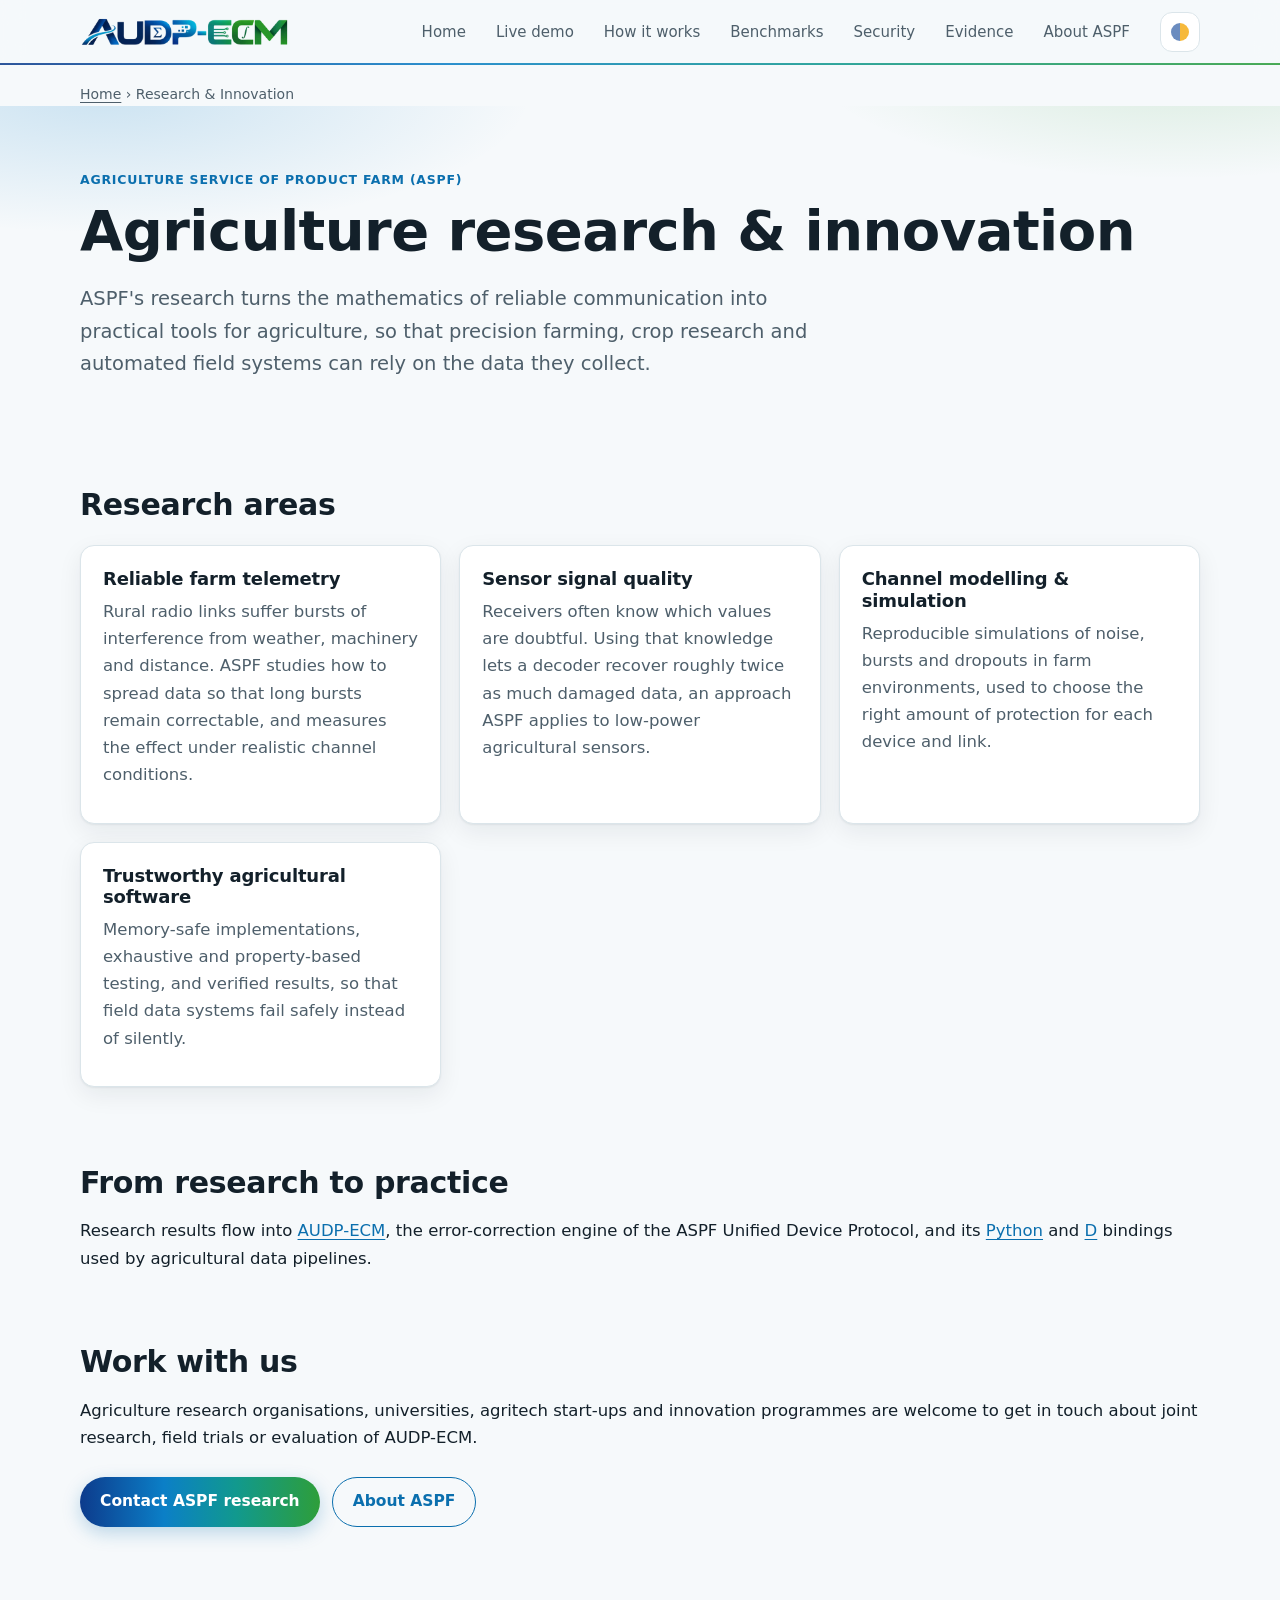
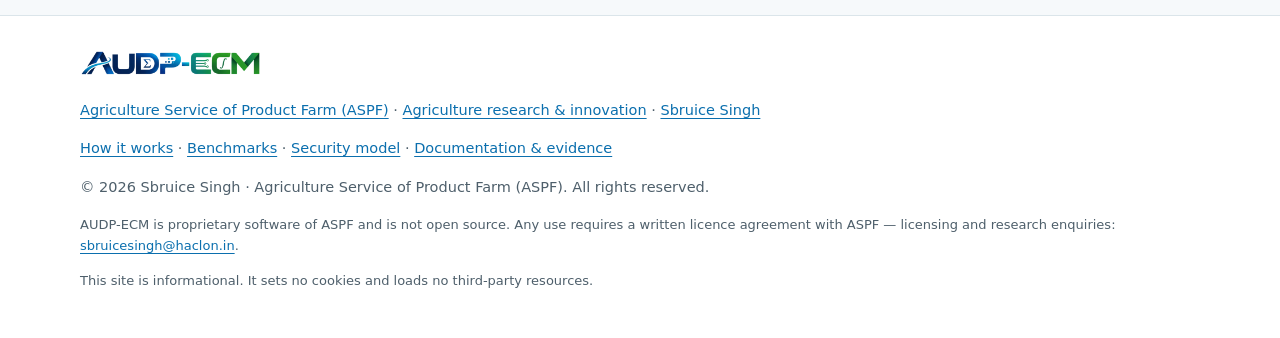
<file: site/research.html>
<!doctype html>
<html lang="en">
<head>
  <meta charset="utf-8">
  <meta name="viewport" content="width=device-width, initial-scale=1">
  <meta http-equiv="Content-Security-Policy" content="default-src 'none'; script-src 'self'; style-src 'self'; img-src 'self'; manifest-src 'self'; base-uri 'none'; form-action 'none'">
  <meta name="referrer" content="strict-origin-when-cross-origin">
  <title>Agriculture Research & Innovation — Reliable Farm Data | ASPF</title>
  <meta name="description" content="Agriculture research and innovation at Agriculture Service of Product Farm (ASPF): reliable farm telemetry, sensor data quality and precision agriculture.">
  <meta name="author" content="Sbruice Singh">
  <meta name="robots" content="index, follow, max-image-preview:large">
  <meta name="theme-color" content="#0b7285">
  <link rel="canonical" href="https://sbruices.github.io/AUDP-ECM-Website/research.html">
  <link rel="icon" href="favicon.ico" sizes="any">
  <link rel="icon" href="assets/favicon-32.png" type="image/png" sizes="32x32">
  <link rel="icon" href="assets/icon-192.png" type="image/png" sizes="192x192">
  <link rel="apple-touch-icon" href="assets/apple-touch-icon.png">
  <link rel="manifest" href="site.webmanifest">
  <link rel="sitemap" type="application/xml" href="sitemap.xml">
  <meta property="og:type" content="website">
  <meta property="og:site_name" content="AUDP-ECM — Agriculture Service of Product Farm">
  <meta property="og:title" content="Agriculture Research & Innovation — Reliable Farm Data | ASPF">
  <meta property="og:description" content="Agriculture research and innovation at Agriculture Service of Product Farm (ASPF): reliable farm telemetry, sensor data quality and precision agriculture.">
  <meta property="og:url" content="https://sbruices.github.io/AUDP-ECM-Website/research.html">
  <meta property="og:image" content="https://sbruices.github.io/AUDP-ECM-Website/og-image.png">
  <meta property="og:image:width" content="1200">
  <meta property="og:image:height" content="630">
  <meta property="og:image:alt" content="AUDP-ECM by Agriculture Service of Product Farm (ASPF): reliable data from every field sensor">
  <meta property="og:locale" content="en_GB">
  <meta name="twitter:card" content="summary_large_image">
  <meta name="twitter:creator" content="@Sbruice1">
  <meta name="twitter:title" content="Agriculture Research & Innovation — Reliable Farm Data | ASPF">
  <meta name="twitter:description" content="Agriculture research and innovation at Agriculture Service of Product Farm (ASPF): reliable farm telemetry, sensor data quality and precision agriculture.">
  <meta name="twitter:image" content="https://sbruices.github.io/AUDP-ECM-Website/og-image.png">
  <link rel="stylesheet" href="style.css">
  <script src="assets/app.js" defer></script>
  <script type="application/ld+json">
{
 "@context": "https://schema.org",
 "@graph": [
  {
   "@type": "WebSite",
   "@id": "https://sbruices.github.io/AUDP-ECM-Website/#website",
   "url": "https://sbruices.github.io/AUDP-ECM-Website/",
   "inLanguage": "en",
   "name": "AUDP-ECM — Agriculture Service of Product Farm (ASPF)",
   "publisher": {
    "@id": "https://sbruices.github.io/AUDP-ECM-Website/#aspf"
   }
  },
  {
   "@type": "Organization",
   "@id": "https://sbruices.github.io/AUDP-ECM-Website/#aspf",
   "name": "Agriculture Service of Product Farm",
   "alternateName": [
    "ASPF",
    "Agriculture Service of Product Farm (ASPF)"
   ],
   "url": "https://sbruices.github.io/AUDP-ECM-Website/about.html",
   "logo": {
    "@type": "ImageObject",
    "url": "https://sbruices.github.io/AUDP-ECM-Website/assets/icon-512.png",
    "width": 512,
    "height": 512
   },
   "image": [
    "https://sbruices.github.io/AUDP-ECM-Website/assets/logo-1200.png",
    "https://sbruices.github.io/AUDP-ECM-Website/og-image.png"
   ],
   "email": "sbruicesingh@haclon.in",
   "description": "Agriculture Service of Product Farm (ASPF) is an agriculture research and innovation organisation building dependable data technology for farms: the AUDP device protocol family and the AUDP-ECM error-correction engine for agricultural sensors and telemetry.",
   "knowsAbout": [
    "agriculture research",
    "agricultural innovation",
    "precision agriculture",
    "agritech",
    "agricultural sensors",
    "farm telemetry",
    "error-correcting codes",
    "data reliability"
   ],
   "member": {
    "@id": "https://sbruices.github.io/AUDP-ECM-Website/sbruice-singh.html#person"
   },
   "contactPoint": {
    "@type": "ContactPoint",
    "contactType": "research collaboration and licensing",
    "email": "sbruicesingh@haclon.in"
   }
  },
  {
   "@type": "Person",
   "@id": "https://sbruices.github.io/AUDP-ECM-Website/sbruice-singh.html#person",
   "name": "Sbruice Singh",
   "jobTitle": "Researcher",
   "description": "Sbruice Singh is a researcher and the developer of AUDP-ECM at Agriculture Service of Product Farm (ASPF), working on dependable data for agricultural sensors and telemetry.",
   "url": "https://sbruices.github.io/AUDP-ECM-Website/sbruice-singh.html",
   "image": "https://sbruices.github.io/AUDP-ECM-Website/og-image.png",
   "worksFor": {
    "@id": "https://sbruices.github.io/AUDP-ECM-Website/#aspf"
   },
   "affiliation": {
    "@type": "Organization",
    "name": "High Association Of Science & Technology (HACLON)",
    "url": "https://www.haclon.in"
   },
   "sameAs": [
    "https://github.com/SbruiceS",
    "https://x.com/Sbruice1"
   ],
   "knowsAbout": [
    "agriculture research",
    "agricultural innovation",
    "error-correcting codes",
    "Reed–Solomon codes",
    "finite fields",
    "agricultural telemetry",
    "Rust",
    "Python",
    "D"
   ]
  },
  {
   "@type": "SoftwareApplication",
   "@id": "https://sbruices.github.io/AUDP-ECM-Website/#audp-ecm",
   "name": "AUDP-ECM",
   "alternateName": "AUDP Error Correction Mathematics Engine",
   "applicationCategory": "DeveloperApplication",
   "operatingSystem": "Linux, Windows, macOS",
   "description": "Error-correction engine for agricultural sensors and telemetry: Reed–Solomon, BCH, CRC-16 and burst-resilient framing, with Python and D bindings.",
   "url": "https://sbruices.github.io/AUDP-ECM-Website/",
   "author": {
    "@id": "https://sbruices.github.io/AUDP-ECM-Website/sbruice-singh.html#person"
   },
   "publisher": {
    "@id": "https://sbruices.github.io/AUDP-ECM-Website/#aspf"
   },
   "license": "https://github.com/SbruiceS/AUDP-ECM-Python/blob/main/LICENSE",
   "image": "https://sbruices.github.io/AUDP-ECM-Website/assets/logo-1200.png",
   "softwareVersion": "0.2.0",
   "downloadUrl": "https://github.com/SbruiceS/AUDP-ECM-Python/releases"
  },
  {
   "@type": "WebPage",
   "@id": "https://sbruices.github.io/AUDP-ECM-Website/research.html#webpage",
   "url": "https://sbruices.github.io/AUDP-ECM-Website/research.html",
   "name": "Agriculture Research & Innovation — Reliable Farm Data | ASPF",
   "description": "Agriculture research and innovation at Agriculture Service of Product Farm (ASPF): reliable farm telemetry, sensor data quality and precision agriculture.",
   "isPartOf": {
    "@id": "https://sbruices.github.io/AUDP-ECM-Website/#website"
   },
   "inLanguage": "en",
   "dateModified": "2026-10-20",
   "primaryImageOfPage": {
    "@type": "ImageObject",
    "url": "https://sbruices.github.io/AUDP-ECM-Website/og-image.png"
   },
   "breadcrumb": {
    "@id": "https://sbruices.github.io/AUDP-ECM-Website/research.html#breadcrumb"
   },
   "about": {
    "@id": "https://sbruices.github.io/AUDP-ECM-Website/#aspf"
   }
  },
  {
   "@type": "BreadcrumbList",
   "@id": "https://sbruices.github.io/AUDP-ECM-Website/research.html#breadcrumb",
   "itemListElement": [
    {
     "@type": "ListItem",
     "position": 1,
     "name": "Home",
     "item": "https://sbruices.github.io/AUDP-ECM-Website/"
    },
    {
     "@type": "ListItem",
     "position": 2,
     "name": "Research & Innovation",
     "item": "https://sbruices.github.io/AUDP-ECM-Website/research.html"
    }
   ]
  }
 ]
}
  </script>
</head>
<body>
  <a class="skip" href="#main">Skip to content</a>
  <header class="top">
    <div class="wrap bar">
      <a class="brand" href="index.html" aria-label="AUDP-ECM home">
        <picture class="logo-light">
          <source srcset="assets/logo-640.webp" type="image/webp">
          <img src="assets/logo-640.png" alt="AUDP-ECM logo" width="640" height="92" class="brand-logo">
        </picture>
        <picture class="logo-dark">
          <source srcset="assets/logo-dark-640.webp" type="image/webp">
          <img src="assets/logo-dark-640.png" alt="AUDP-ECM logo" width="640" height="92" class="brand-logo">
        </picture>
      </a>
      <div class="bar-actions">
        <button id="theme-toggle" class="icon-btn needs-js" type="button" aria-label="Change theme">
          <span class="i-sun" aria-hidden="true"></span><span class="i-moon" aria-hidden="true"></span>
        </button>
        <button id="nav-toggle" class="icon-btn menu needs-js" type="button" aria-controls="site-nav" aria-expanded="false" aria-label="Menu">
          <span aria-hidden="true"></span>
        </button>
      </div>
      <nav id="site-nav" aria-label="Main">
        <a href="index.html">Home</a>
        <a href="index.html#demo">Live demo</a>
        <a href="how-it-works.html">How it works</a>
        <a href="benchmarks.html">Benchmarks</a>
        <a href="security.html">Security</a>
        <a href="evidence.html">Evidence</a>
        <a href="about.html">About ASPF</a>
      </nav>
    </div>
  </header>

    <nav class="wrap crumbs" aria-label="Breadcrumb"><a href="index.html">Home</a> <span aria-hidden="true">›</span> <span>Research &amp; Innovation</span></nav>
  <main id="main">
    <section class="hero">
      <div class="wrap">
        <p class="eyebrow">Agriculture Service of Product Farm (ASPF)</p>
        <h1>Agriculture research &amp; innovation</h1>
        <p class="lead">ASPF's research turns the mathematics of reliable communication into practical
          tools for agriculture, so that precision farming, crop research and automated field systems can
          rely on the data they collect.</p>
      </div>
    </section>

    <section class="wrap">
      <h2>Research areas</h2>
      <div class="grid two">
        <article class="card"><h3>Reliable farm telemetry</h3>
          <p>Rural radio links suffer bursts of interference from weather, machinery and distance. ASPF studies
            how to spread data so that long bursts remain correctable, and measures the effect under realistic
            channel conditions.</p></article>
        <article class="card"><h3>Sensor signal quality</h3>
          <p>Receivers often know which values are doubtful. Using that knowledge lets a decoder recover roughly
            twice as much damaged data, an approach ASPF applies to low-power agricultural sensors.</p></article>
        <article class="card"><h3>Channel modelling &amp; simulation</h3>
          <p>Reproducible simulations of noise, bursts and dropouts in farm environments, used to choose the right
            amount of protection for each device and link.</p></article>
        <article class="card"><h3>Trustworthy agricultural software</h3>
          <p>Memory-safe implementations, exhaustive and property-based testing, and verified results, so
            that field data systems fail safely instead of silently.</p></article>
      </div>
    </section>

    <section class="wrap">
      <h2>From research to practice</h2>
      <p>Research results flow into <a href="index.html">AUDP-ECM</a>, the error-correction engine of the
        ASPF Unified Device Protocol, and its <a href="https://github.com/SbruiceS/AUDP-ECM-Python">Python</a>
        and <a href="https://github.com/SbruiceS/AUDP-ECM-D">D</a> bindings used by agricultural data pipelines.</p>
    </section>

    <section class="wrap">
      <h2>Work with us</h2>
      <p>Agriculture research organisations, universities, agritech start-ups and innovation programmes are
        welcome to get in touch about joint research, field trials or evaluation of AUDP-ECM.</p>
      <p class="cta"><a class="btn" href="mailto:sbruicesingh@haclon.in">Contact ASPF research</a>
        <a class="btn ghost" href="about.html">About ASPF</a></p>
    </section>
  </main>

  <footer class="foot">
    <div class="wrap">
      <p class="foot-logo"><picture class="logo-light">
          <source srcset="assets/logo-640.webp" type="image/webp">
          <img src="assets/logo-640.png" alt="AUDP-ECM logo" width="640" height="92" class="foot-brand">
        </picture>
        <picture class="logo-dark">
          <source srcset="assets/logo-dark-640.webp" type="image/webp">
          <img src="assets/logo-dark-640.png" alt="AUDP-ECM logo" width="640" height="92" class="foot-brand">
        </picture></p>
      <p><a href="about.html">Agriculture Service of Product Farm (ASPF)</a> ·
        <a href="research.html">Agriculture research &amp; innovation</a> ·
        <a href="sbruice-singh.html">Sbruice Singh</a></p>
      <p><a href="how-it-works.html">How it works</a> · <a href="benchmarks.html">Benchmarks</a> ·
        <a href="security.html">Security model</a> · <a href="evidence.html">Documentation &amp; evidence</a></p>
      <p>© 2026 Sbruice Singh · Agriculture Service of Product Farm (ASPF). All rights reserved.</p>
      <p class="small">AUDP-ECM is proprietary software of ASPF and is not open source. Any use requires a
        written licence agreement with ASPF — licensing and research enquiries:
        <a href="mailto:sbruicesingh@haclon.in">sbruicesingh@haclon.in</a>.</p>
      <p class="small">This site is informational. It sets no cookies and loads no third-party resources.</p>
    </div>
  </footer>
</body>
</html>
</file>
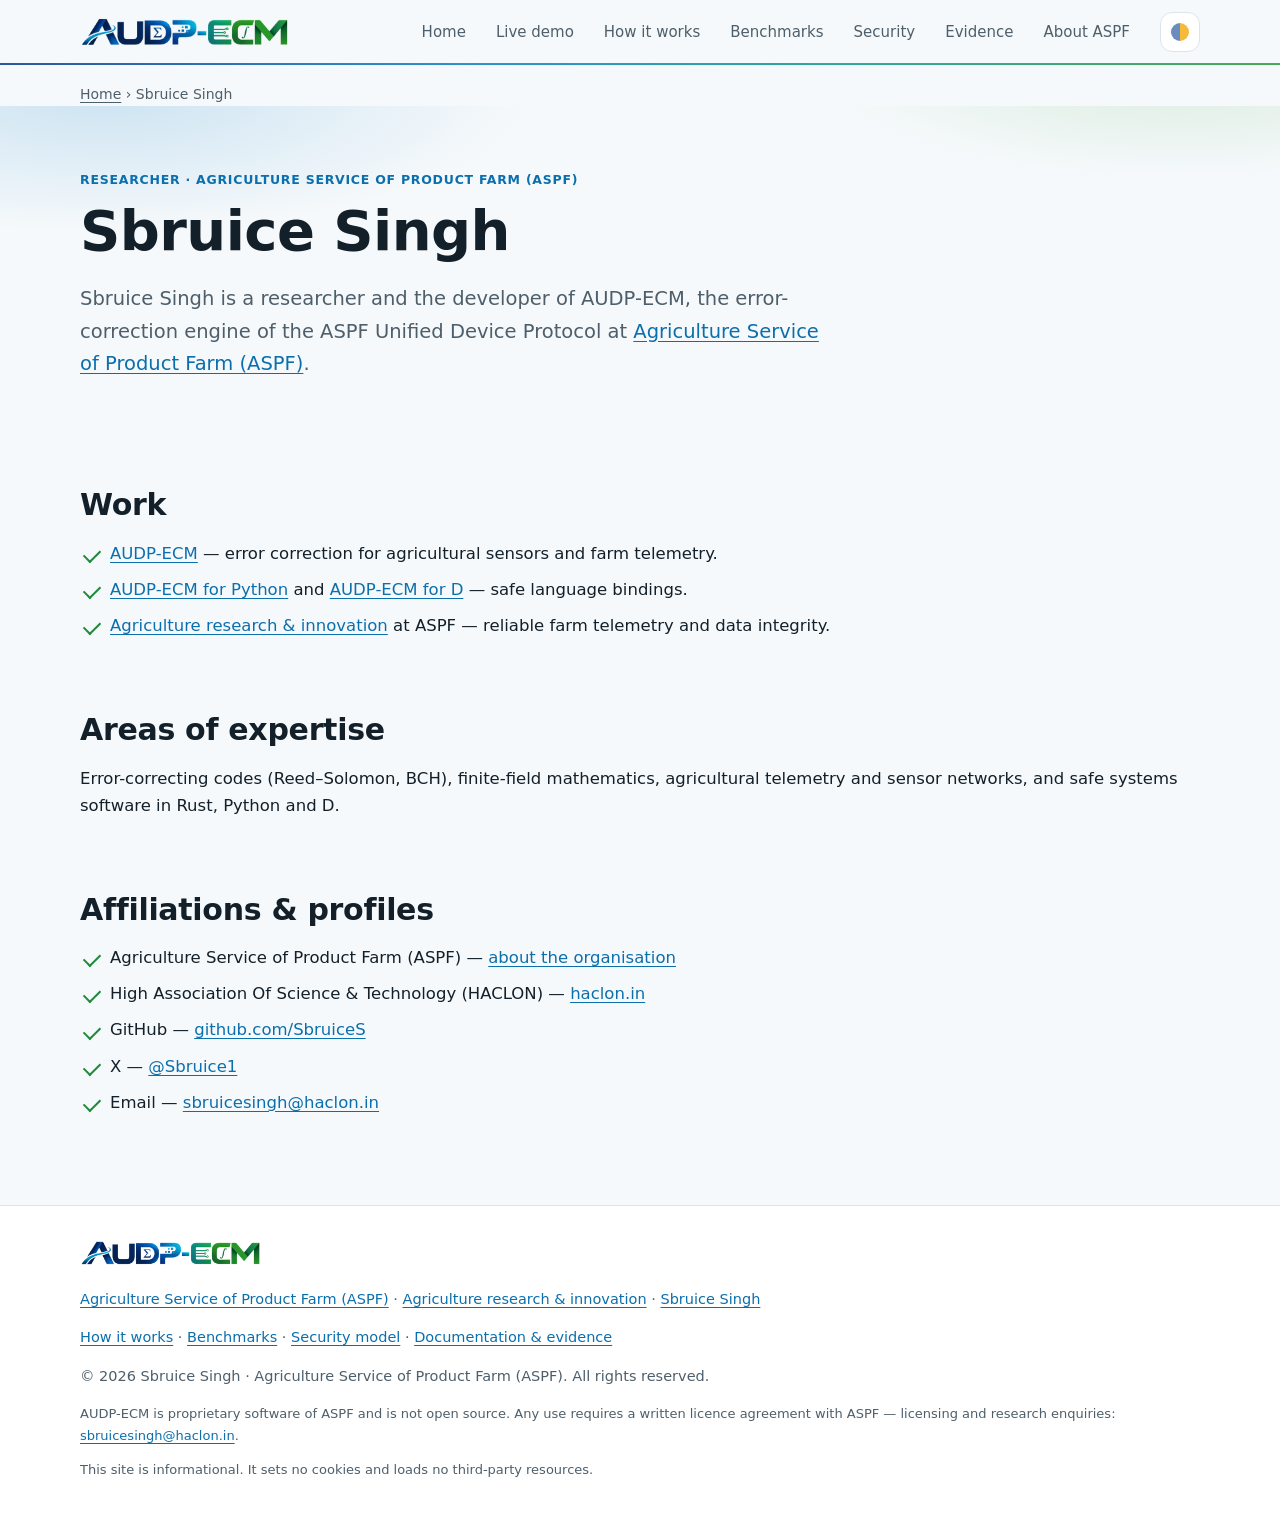
<file: site/sbruice-singh.html>
<!doctype html>
<html lang="en">
<head>
  <meta charset="utf-8">
  <meta name="viewport" content="width=device-width, initial-scale=1">
  <meta http-equiv="Content-Security-Policy" content="default-src 'none'; script-src 'self'; style-src 'self'; img-src 'self'; manifest-src 'self'; base-uri 'none'; form-action 'none'">
  <meta name="referrer" content="strict-origin-when-cross-origin">
  <title>Sbruice Singh — Researcher, Agriculture Service of Product Farm (ASPF)</title>
  <meta name="description" content="Sbruice Singh is a researcher and the developer of AUDP-ECM at Agriculture Service of Product Farm (ASPF), working on reliable agricultural sensor data.">
  <meta name="author" content="Sbruice Singh">
  <meta name="robots" content="index, follow, max-image-preview:large">
  <meta name="theme-color" content="#0b7285">
  <link rel="canonical" href="https://sbruices.github.io/AUDP-ECM-Website/sbruice-singh.html">
  <link rel="icon" href="favicon.ico" sizes="any">
  <link rel="icon" href="assets/favicon-32.png" type="image/png" sizes="32x32">
  <link rel="icon" href="assets/icon-192.png" type="image/png" sizes="192x192">
  <link rel="apple-touch-icon" href="assets/apple-touch-icon.png">
  <link rel="manifest" href="site.webmanifest">
  <link rel="sitemap" type="application/xml" href="sitemap.xml">
  <meta property="og:type" content="profile">
  <meta property="og:site_name" content="AUDP-ECM — Agriculture Service of Product Farm">
  <meta property="og:title" content="Sbruice Singh — Researcher, Agriculture Service of Product Farm (ASPF)">
  <meta property="og:description" content="Sbruice Singh is a researcher and the developer of AUDP-ECM at Agriculture Service of Product Farm (ASPF), working on reliable agricultural sensor data.">
  <meta property="og:url" content="https://sbruices.github.io/AUDP-ECM-Website/sbruice-singh.html">
  <meta property="og:image" content="https://sbruices.github.io/AUDP-ECM-Website/og-image.png">
  <meta property="og:image:width" content="1200">
  <meta property="og:image:height" content="630">
  <meta property="og:image:alt" content="AUDP-ECM by Agriculture Service of Product Farm (ASPF): reliable data from every field sensor">
  <meta property="og:locale" content="en_GB">
  <meta name="twitter:card" content="summary_large_image">
  <meta name="twitter:creator" content="@Sbruice1">
  <meta name="twitter:title" content="Sbruice Singh — Researcher, Agriculture Service of Product Farm (ASPF)">
  <meta name="twitter:description" content="Sbruice Singh is a researcher and the developer of AUDP-ECM at Agriculture Service of Product Farm (ASPF), working on reliable agricultural sensor data.">
  <meta name="twitter:image" content="https://sbruices.github.io/AUDP-ECM-Website/og-image.png">
  <link rel="stylesheet" href="style.css">
  <script src="assets/app.js" defer></script>
  <script type="application/ld+json">
{
 "@context": "https://schema.org",
 "@graph": [
  {
   "@type": "WebSite",
   "@id": "https://sbruices.github.io/AUDP-ECM-Website/#website",
   "url": "https://sbruices.github.io/AUDP-ECM-Website/",
   "inLanguage": "en",
   "name": "AUDP-ECM — Agriculture Service of Product Farm (ASPF)",
   "publisher": {
    "@id": "https://sbruices.github.io/AUDP-ECM-Website/#aspf"
   }
  },
  {
   "@type": "Organization",
   "@id": "https://sbruices.github.io/AUDP-ECM-Website/#aspf",
   "name": "Agriculture Service of Product Farm",
   "alternateName": [
    "ASPF",
    "Agriculture Service of Product Farm (ASPF)"
   ],
   "url": "https://sbruices.github.io/AUDP-ECM-Website/about.html",
   "logo": {
    "@type": "ImageObject",
    "url": "https://sbruices.github.io/AUDP-ECM-Website/assets/icon-512.png",
    "width": 512,
    "height": 512
   },
   "image": [
    "https://sbruices.github.io/AUDP-ECM-Website/assets/logo-1200.png",
    "https://sbruices.github.io/AUDP-ECM-Website/og-image.png"
   ],
   "email": "sbruicesingh@haclon.in",
   "description": "Agriculture Service of Product Farm (ASPF) is an agriculture research and innovation organisation building dependable data technology for farms: the AUDP device protocol family and the AUDP-ECM error-correction engine for agricultural sensors and telemetry.",
   "knowsAbout": [
    "agriculture research",
    "agricultural innovation",
    "precision agriculture",
    "agritech",
    "agricultural sensors",
    "farm telemetry",
    "error-correcting codes",
    "data reliability"
   ],
   "member": {
    "@id": "https://sbruices.github.io/AUDP-ECM-Website/sbruice-singh.html#person"
   },
   "contactPoint": {
    "@type": "ContactPoint",
    "contactType": "research collaboration and licensing",
    "email": "sbruicesingh@haclon.in"
   }
  },
  {
   "@type": "Person",
   "@id": "https://sbruices.github.io/AUDP-ECM-Website/sbruice-singh.html#person",
   "name": "Sbruice Singh",
   "jobTitle": "Researcher",
   "description": "Sbruice Singh is a researcher and the developer of AUDP-ECM at Agriculture Service of Product Farm (ASPF), working on dependable data for agricultural sensors and telemetry.",
   "url": "https://sbruices.github.io/AUDP-ECM-Website/sbruice-singh.html",
   "image": "https://sbruices.github.io/AUDP-ECM-Website/og-image.png",
   "worksFor": {
    "@id": "https://sbruices.github.io/AUDP-ECM-Website/#aspf"
   },
   "affiliation": {
    "@type": "Organization",
    "name": "High Association Of Science & Technology (HACLON)",
    "url": "https://www.haclon.in"
   },
   "sameAs": [
    "https://github.com/SbruiceS",
    "https://x.com/Sbruice1"
   ],
   "knowsAbout": [
    "agriculture research",
    "agricultural innovation",
    "error-correcting codes",
    "Reed–Solomon codes",
    "finite fields",
    "agricultural telemetry",
    "Rust",
    "Python",
    "D"
   ]
  },
  {
   "@type": "SoftwareApplication",
   "@id": "https://sbruices.github.io/AUDP-ECM-Website/#audp-ecm",
   "name": "AUDP-ECM",
   "alternateName": "AUDP Error Correction Mathematics Engine",
   "applicationCategory": "DeveloperApplication",
   "operatingSystem": "Linux, Windows, macOS",
   "description": "Error-correction engine for agricultural sensors and telemetry: Reed–Solomon, BCH, CRC-16 and burst-resilient framing, with Python and D bindings.",
   "url": "https://sbruices.github.io/AUDP-ECM-Website/",
   "author": {
    "@id": "https://sbruices.github.io/AUDP-ECM-Website/sbruice-singh.html#person"
   },
   "publisher": {
    "@id": "https://sbruices.github.io/AUDP-ECM-Website/#aspf"
   },
   "license": "https://github.com/SbruiceS/AUDP-ECM-Python/blob/main/LICENSE",
   "image": "https://sbruices.github.io/AUDP-ECM-Website/assets/logo-1200.png",
   "softwareVersion": "0.2.0",
   "downloadUrl": "https://github.com/SbruiceS/AUDP-ECM-Python/releases"
  },
  {
   "@type": "ProfilePage",
   "@id": "https://sbruices.github.io/AUDP-ECM-Website/sbruice-singh.html#webpage",
   "url": "https://sbruices.github.io/AUDP-ECM-Website/sbruice-singh.html",
   "name": "Sbruice Singh — Researcher, Agriculture Service of Product Farm (ASPF)",
   "description": "Sbruice Singh is a researcher and the developer of AUDP-ECM at Agriculture Service of Product Farm (ASPF), working on reliable agricultural sensor data.",
   "isPartOf": {
    "@id": "https://sbruices.github.io/AUDP-ECM-Website/#website"
   },
   "inLanguage": "en",
   "dateModified": "2026-10-20",
   "primaryImageOfPage": {
    "@type": "ImageObject",
    "url": "https://sbruices.github.io/AUDP-ECM-Website/og-image.png"
   },
   "breadcrumb": {
    "@id": "https://sbruices.github.io/AUDP-ECM-Website/sbruice-singh.html#breadcrumb"
   },
   "mainEntity": {
    "@id": "https://sbruices.github.io/AUDP-ECM-Website/sbruice-singh.html#person"
   },
   "about": {
    "@id": "https://sbruices.github.io/AUDP-ECM-Website/sbruice-singh.html#person"
   }
  },
  {
   "@type": "BreadcrumbList",
   "@id": "https://sbruices.github.io/AUDP-ECM-Website/sbruice-singh.html#breadcrumb",
   "itemListElement": [
    {
     "@type": "ListItem",
     "position": 1,
     "name": "Home",
     "item": "https://sbruices.github.io/AUDP-ECM-Website/"
    },
    {
     "@type": "ListItem",
     "position": 2,
     "name": "Sbruice Singh",
     "item": "https://sbruices.github.io/AUDP-ECM-Website/sbruice-singh.html"
    }
   ]
  }
 ]
}
  </script>
</head>
<body>
  <a class="skip" href="#main">Skip to content</a>
  <header class="top">
    <div class="wrap bar">
      <a class="brand" href="index.html" aria-label="AUDP-ECM home">
        <picture class="logo-light">
          <source srcset="assets/logo-640.webp" type="image/webp">
          <img src="assets/logo-640.png" alt="AUDP-ECM logo" width="640" height="92" class="brand-logo">
        </picture>
        <picture class="logo-dark">
          <source srcset="assets/logo-dark-640.webp" type="image/webp">
          <img src="assets/logo-dark-640.png" alt="AUDP-ECM logo" width="640" height="92" class="brand-logo">
        </picture>
      </a>
      <div class="bar-actions">
        <button id="theme-toggle" class="icon-btn needs-js" type="button" aria-label="Change theme">
          <span class="i-sun" aria-hidden="true"></span><span class="i-moon" aria-hidden="true"></span>
        </button>
        <button id="nav-toggle" class="icon-btn menu needs-js" type="button" aria-controls="site-nav" aria-expanded="false" aria-label="Menu">
          <span aria-hidden="true"></span>
        </button>
      </div>
      <nav id="site-nav" aria-label="Main">
        <a href="index.html">Home</a>
        <a href="index.html#demo">Live demo</a>
        <a href="how-it-works.html">How it works</a>
        <a href="benchmarks.html">Benchmarks</a>
        <a href="security.html">Security</a>
        <a href="evidence.html">Evidence</a>
        <a href="about.html">About ASPF</a>
      </nav>
    </div>
  </header>

    <nav class="wrap crumbs" aria-label="Breadcrumb"><a href="index.html">Home</a> <span aria-hidden="true">›</span> <span>Sbruice Singh</span></nav>
  <main id="main">
    <section class="hero">
      <div class="wrap">
        <p class="eyebrow">Researcher · Agriculture Service of Product Farm (ASPF)</p>
        <h1>Sbruice Singh</h1>
        <p class="lead">Sbruice Singh is a researcher and the developer of AUDP-ECM, the error-correction
          engine of the ASPF Unified Device Protocol at
          <a href="about.html">Agriculture Service of Product Farm (ASPF)</a>.</p>
      </div>
    </section>

    <section class="wrap">
      <h2>Work</h2>
      <ul class="checks">
        <li><a href="index.html">AUDP-ECM</a> — error correction for agricultural sensors and farm telemetry.</li>
        <li><a href="https://github.com/SbruiceS/AUDP-ECM-Python">AUDP-ECM for Python</a> and
          <a href="https://github.com/SbruiceS/AUDP-ECM-D">AUDP-ECM for D</a> — safe language bindings.</li>
        <li><a href="research.html">Agriculture research &amp; innovation</a> at ASPF — reliable farm telemetry and data integrity.</li>
      </ul>
    </section>

    <section class="wrap">
      <h2>Areas of expertise</h2>
      <p>Error-correcting codes (Reed–Solomon, BCH), finite-field mathematics, agricultural telemetry and
        sensor networks, and safe systems software in Rust, Python and D.</p>
    </section>

    <section class="wrap">
      <h2>Affiliations &amp; profiles</h2>
      <ul class="checks">
        <li>Agriculture Service of Product Farm (ASPF) — <a href="about.html">about the organisation</a></li>
        <li>High Association Of Science &amp; Technology (HACLON) — <a href="https://www.haclon.in" rel="me">haclon.in</a></li>
        <li>GitHub — <a href="https://github.com/SbruiceS" rel="me">github.com/SbruiceS</a></li>
        <li>X — <a href="https://x.com/Sbruice1" rel="me">@Sbruice1</a></li>
        <li>Email — <a href="mailto:sbruicesingh@haclon.in">sbruicesingh@haclon.in</a></li>
      </ul>
    </section>
  </main>

  <footer class="foot">
    <div class="wrap">
      <p class="foot-logo"><picture class="logo-light">
          <source srcset="assets/logo-640.webp" type="image/webp">
          <img src="assets/logo-640.png" alt="AUDP-ECM logo" width="640" height="92" class="foot-brand">
        </picture>
        <picture class="logo-dark">
          <source srcset="assets/logo-dark-640.webp" type="image/webp">
          <img src="assets/logo-dark-640.png" alt="AUDP-ECM logo" width="640" height="92" class="foot-brand">
        </picture></p>
      <p><a href="about.html">Agriculture Service of Product Farm (ASPF)</a> ·
        <a href="research.html">Agriculture research &amp; innovation</a> ·
        <a href="sbruice-singh.html">Sbruice Singh</a></p>
      <p><a href="how-it-works.html">How it works</a> · <a href="benchmarks.html">Benchmarks</a> ·
        <a href="security.html">Security model</a> · <a href="evidence.html">Documentation &amp; evidence</a></p>
      <p>© 2026 Sbruice Singh · Agriculture Service of Product Farm (ASPF). All rights reserved.</p>
      <p class="small">AUDP-ECM is proprietary software of ASPF and is not open source. Any use requires a
        written licence agreement with ASPF — licensing and research enquiries:
        <a href="mailto:sbruicesingh@haclon.in">sbruicesingh@haclon.in</a>.</p>
      <p class="small">This site is informational. It sets no cookies and loads no third-party resources.</p>
    </div>
  </footer>
</body>
</html>
</file>
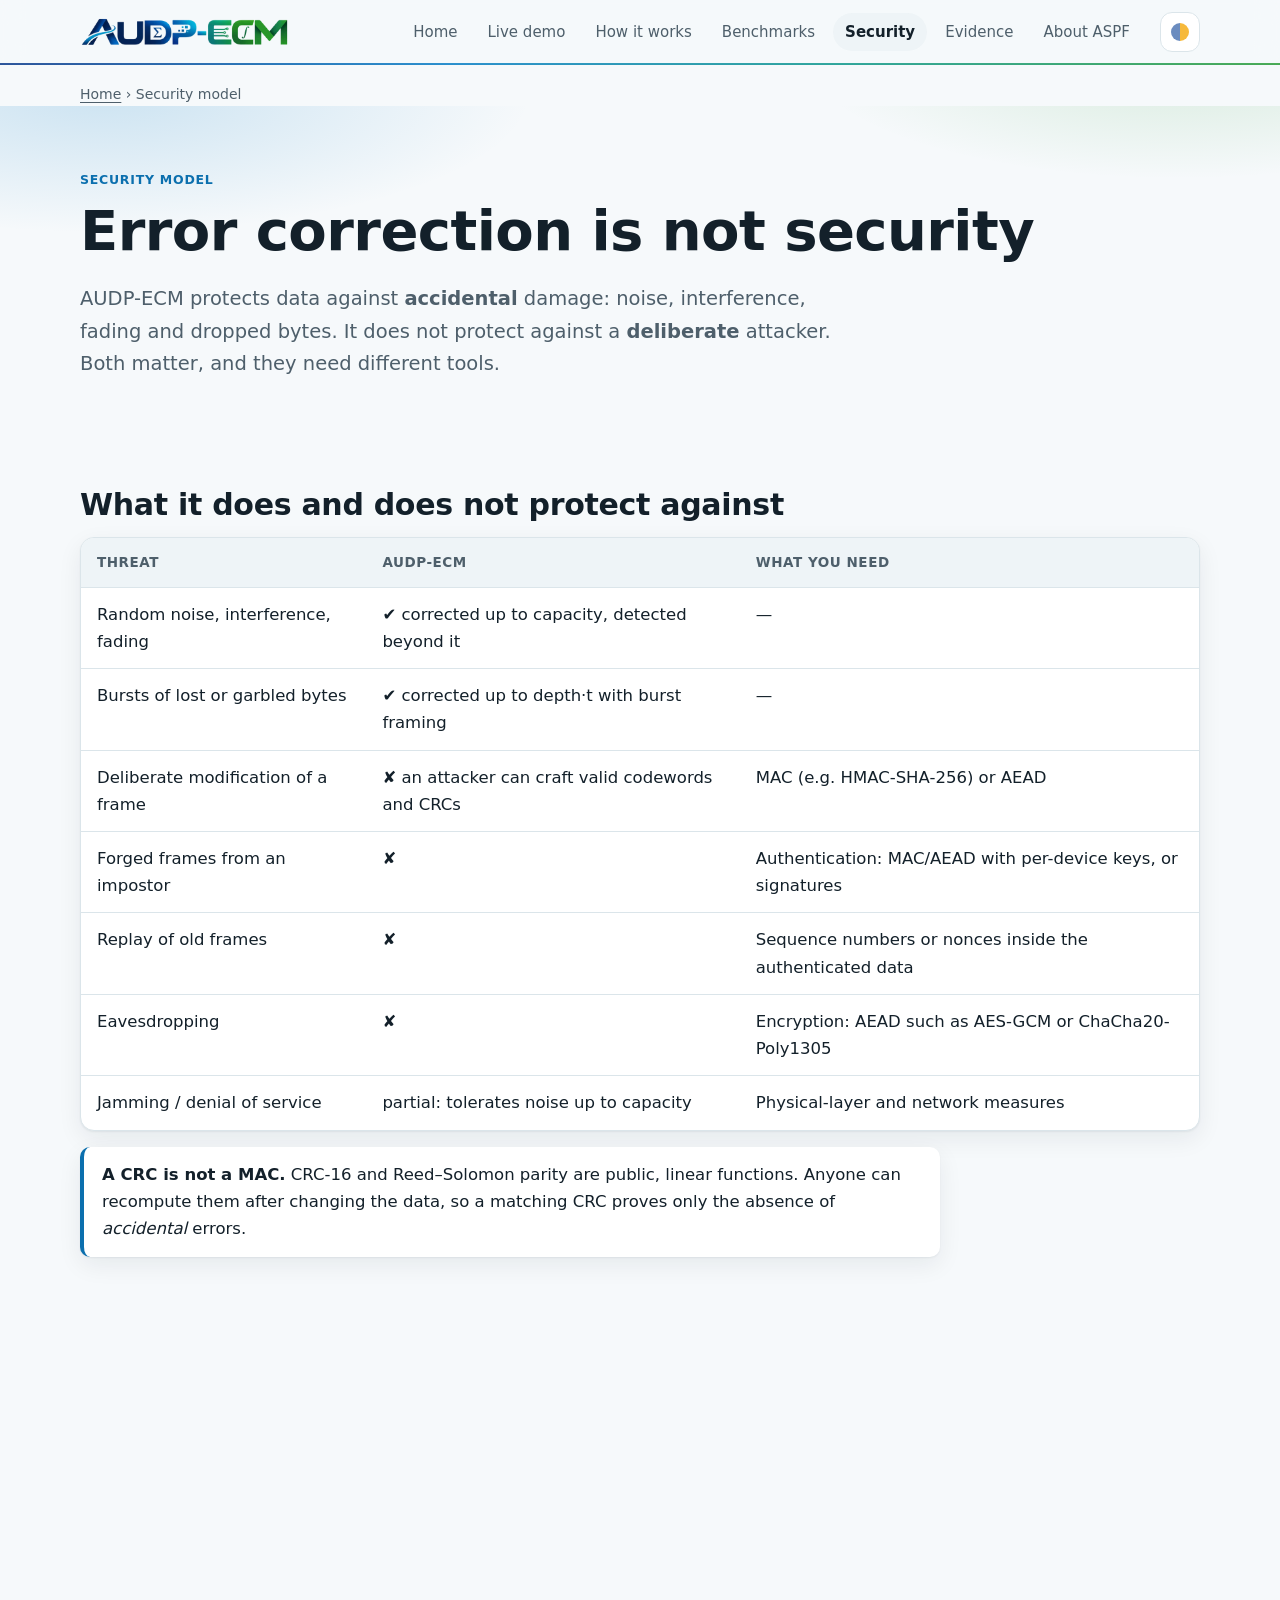
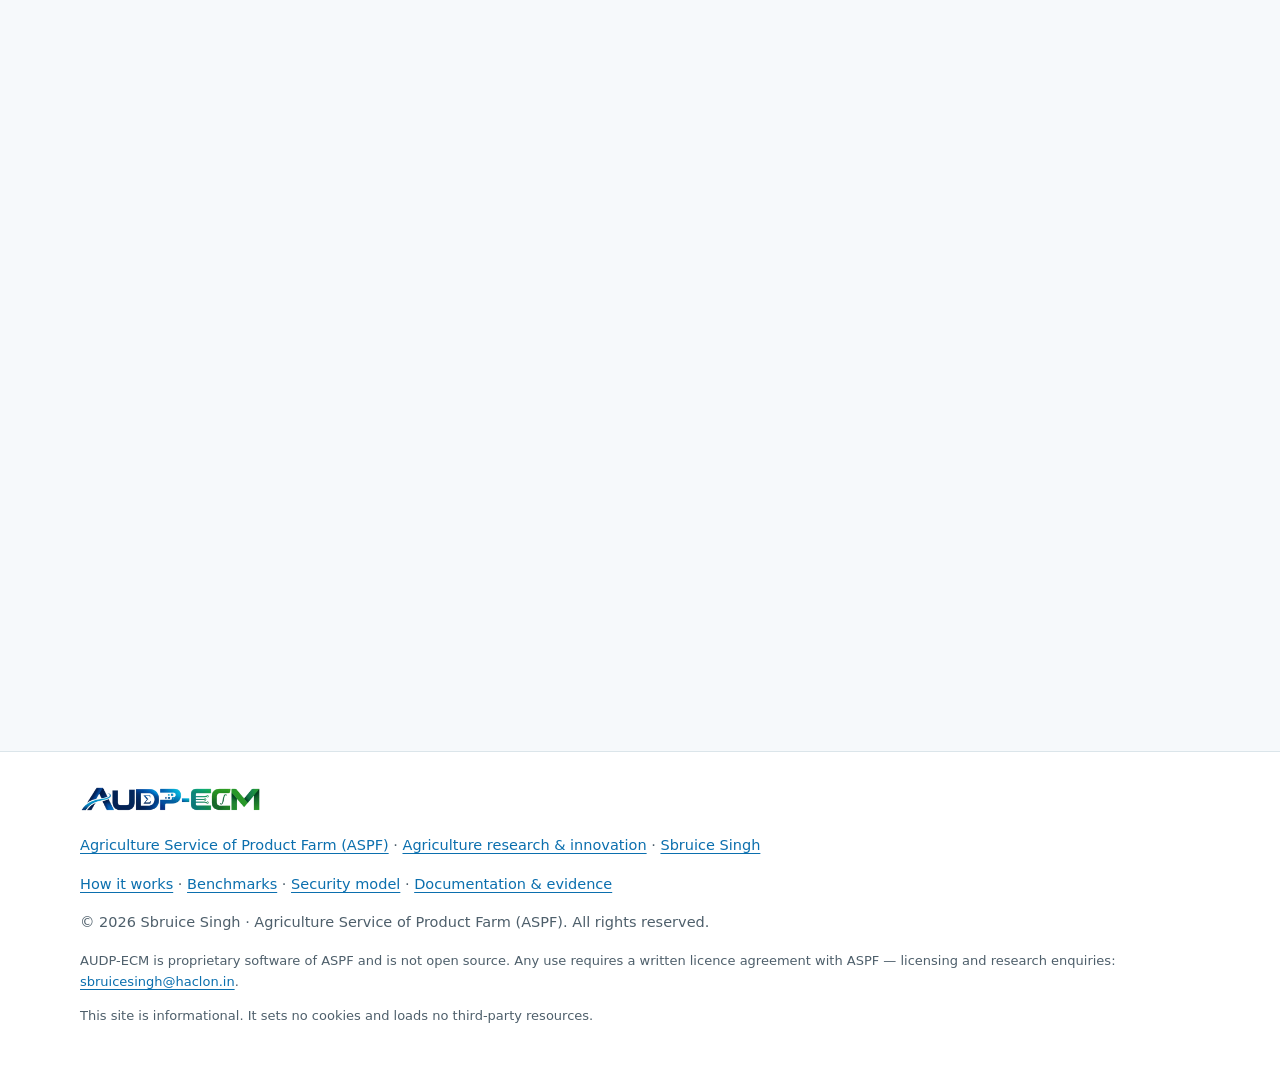
<file: site/security.html>
<!doctype html>
<html lang="en">
<head>
  <meta charset="utf-8">
  <meta name="viewport" content="width=device-width, initial-scale=1">
  <meta http-equiv="Content-Security-Policy" content="default-src 'none'; script-src 'self'; style-src 'self'; img-src 'self'; manifest-src 'self'; base-uri 'none'; form-action 'none'">
  <meta name="referrer" content="strict-origin-when-cross-origin">
  <title>Security Model — Error Correction Is Not Security | AUDP-ECM</title>
  <meta name="description" content="What AUDP-ECM error correction protects against and what it does not, why a CRC is not a MAC, and how to layer encryption and authentication correctly.">
  <meta name="author" content="Sbruice Singh">
  <meta name="robots" content="index, follow, max-image-preview:large">
  <meta name="theme-color" content="#0b7285">
  <link rel="canonical" href="https://sbruices.github.io/AUDP-ECM-Website/security.html">
  <link rel="icon" href="favicon.ico" sizes="any">
  <link rel="icon" href="assets/favicon-32.png" type="image/png" sizes="32x32">
  <link rel="icon" href="assets/icon-192.png" type="image/png" sizes="192x192">
  <link rel="apple-touch-icon" href="assets/apple-touch-icon.png">
  <link rel="manifest" href="site.webmanifest">
  <link rel="sitemap" type="application/xml" href="sitemap.xml">
  <meta property="og:type" content="website">
  <meta property="og:site_name" content="AUDP-ECM — Agriculture Service of Product Farm">
  <meta property="og:title" content="Security Model — Error Correction Is Not Security | AUDP-ECM">
  <meta property="og:description" content="What AUDP-ECM error correction protects against and what it does not, why a CRC is not a MAC, and how to layer encryption and authentication correctly.">
  <meta property="og:url" content="https://sbruices.github.io/AUDP-ECM-Website/security.html">
  <meta property="og:image" content="https://sbruices.github.io/AUDP-ECM-Website/og-image.png">
  <meta property="og:image:width" content="1200">
  <meta property="og:image:height" content="630">
  <meta property="og:image:alt" content="AUDP-ECM by Agriculture Service of Product Farm (ASPF): reliable data from every field sensor">
  <meta property="og:locale" content="en_GB">
  <meta name="twitter:card" content="summary_large_image">
  <meta name="twitter:creator" content="@Sbruice1">
  <meta name="twitter:title" content="Security Model — Error Correction Is Not Security | AUDP-ECM">
  <meta name="twitter:description" content="What AUDP-ECM error correction protects against and what it does not, why a CRC is not a MAC, and how to layer encryption and authentication correctly.">
  <meta name="twitter:image" content="https://sbruices.github.io/AUDP-ECM-Website/og-image.png">
  <link rel="stylesheet" href="style.css">
  <script src="assets/app.js" defer></script>
  <script type="application/ld+json">
{
 "@context": "https://schema.org",
 "@graph": [
  {
   "@type": "WebSite",
   "@id": "https://sbruices.github.io/AUDP-ECM-Website/#website",
   "url": "https://sbruices.github.io/AUDP-ECM-Website/",
   "inLanguage": "en",
   "name": "AUDP-ECM — Agriculture Service of Product Farm (ASPF)",
   "publisher": {
    "@id": "https://sbruices.github.io/AUDP-ECM-Website/#aspf"
   }
  },
  {
   "@type": "Organization",
   "@id": "https://sbruices.github.io/AUDP-ECM-Website/#aspf",
   "name": "Agriculture Service of Product Farm",
   "alternateName": [
    "ASPF",
    "Agriculture Service of Product Farm (ASPF)"
   ],
   "url": "https://sbruices.github.io/AUDP-ECM-Website/about.html",
   "logo": {
    "@type": "ImageObject",
    "url": "https://sbruices.github.io/AUDP-ECM-Website/assets/icon-512.png",
    "width": 512,
    "height": 512
   },
   "image": [
    "https://sbruices.github.io/AUDP-ECM-Website/assets/logo-1200.png",
    "https://sbruices.github.io/AUDP-ECM-Website/og-image.png"
   ],
   "email": "sbruicesingh@haclon.in",
   "description": "Agriculture Service of Product Farm (ASPF) is an agriculture research and innovation organisation building dependable data technology for farms: the AUDP device protocol family and the AUDP-ECM error-correction engine for agricultural sensors and telemetry.",
   "knowsAbout": [
    "agriculture research",
    "agricultural innovation",
    "precision agriculture",
    "agritech",
    "agricultural sensors",
    "farm telemetry",
    "error-correcting codes",
    "data reliability"
   ],
   "member": {
    "@id": "https://sbruices.github.io/AUDP-ECM-Website/sbruice-singh.html#person"
   },
   "contactPoint": {
    "@type": "ContactPoint",
    "contactType": "research collaboration and licensing",
    "email": "sbruicesingh@haclon.in"
   }
  },
  {
   "@type": "Person",
   "@id": "https://sbruices.github.io/AUDP-ECM-Website/sbruice-singh.html#person",
   "name": "Sbruice Singh",
   "jobTitle": "Researcher",
   "description": "Sbruice Singh is a researcher and the developer of AUDP-ECM at Agriculture Service of Product Farm (ASPF), working on dependable data for agricultural sensors and telemetry.",
   "url": "https://sbruices.github.io/AUDP-ECM-Website/sbruice-singh.html",
   "image": "https://sbruices.github.io/AUDP-ECM-Website/og-image.png",
   "worksFor": {
    "@id": "https://sbruices.github.io/AUDP-ECM-Website/#aspf"
   },
   "affiliation": {
    "@type": "Organization",
    "name": "High Association Of Science & Technology (HACLON)",
    "url": "https://www.haclon.in"
   },
   "sameAs": [
    "https://github.com/SbruiceS",
    "https://x.com/Sbruice1"
   ],
   "knowsAbout": [
    "agriculture research",
    "agricultural innovation",
    "error-correcting codes",
    "Reed–Solomon codes",
    "finite fields",
    "agricultural telemetry",
    "Rust",
    "Python",
    "D"
   ]
  },
  {
   "@type": "SoftwareApplication",
   "@id": "https://sbruices.github.io/AUDP-ECM-Website/#audp-ecm",
   "name": "AUDP-ECM",
   "alternateName": "AUDP Error Correction Mathematics Engine",
   "applicationCategory": "DeveloperApplication",
   "operatingSystem": "Linux, Windows, macOS",
   "description": "Error-correction engine for agricultural sensors and telemetry: Reed–Solomon, BCH, CRC-16 and burst-resilient framing, with Python and D bindings.",
   "url": "https://sbruices.github.io/AUDP-ECM-Website/",
   "author": {
    "@id": "https://sbruices.github.io/AUDP-ECM-Website/sbruice-singh.html#person"
   },
   "publisher": {
    "@id": "https://sbruices.github.io/AUDP-ECM-Website/#aspf"
   },
   "license": "https://github.com/SbruiceS/AUDP-ECM-Python/blob/main/LICENSE",
   "image": "https://sbruices.github.io/AUDP-ECM-Website/assets/logo-1200.png",
   "softwareVersion": "0.2.0",
   "downloadUrl": "https://github.com/SbruiceS/AUDP-ECM-Python/releases"
  },
  {
   "@type": "WebPage",
   "@id": "https://sbruices.github.io/AUDP-ECM-Website/security.html#webpage",
   "url": "https://sbruices.github.io/AUDP-ECM-Website/security.html",
   "name": "Security Model — Error Correction Is Not Security | AUDP-ECM",
   "description": "What AUDP-ECM error correction protects against and what it does not, why a CRC is not a MAC, and how to layer encryption and authentication correctly.",
   "isPartOf": {
    "@id": "https://sbruices.github.io/AUDP-ECM-Website/#website"
   },
   "inLanguage": "en",
   "dateModified": "2026-10-20",
   "primaryImageOfPage": {
    "@type": "ImageObject",
    "url": "https://sbruices.github.io/AUDP-ECM-Website/og-image.png"
   },
   "breadcrumb": {
    "@id": "https://sbruices.github.io/AUDP-ECM-Website/security.html#breadcrumb"
   },
   "about": {
    "@id": "https://sbruices.github.io/AUDP-ECM-Website/#aspf"
   }
  },
  {
   "@type": "BreadcrumbList",
   "@id": "https://sbruices.github.io/AUDP-ECM-Website/security.html#breadcrumb",
   "itemListElement": [
    {
     "@type": "ListItem",
     "position": 1,
     "name": "Home",
     "item": "https://sbruices.github.io/AUDP-ECM-Website/"
    },
    {
     "@type": "ListItem",
     "position": 2,
     "name": "Security model",
     "item": "https://sbruices.github.io/AUDP-ECM-Website/security.html"
    }
   ]
  }
 ]
}
  </script>
</head>
<body>
  <a class="skip" href="#main">Skip to content</a>
  <header class="top">
    <div class="wrap bar">
      <a class="brand" href="index.html" aria-label="AUDP-ECM home">
        <picture class="logo-light">
          <source srcset="assets/logo-640.webp" type="image/webp">
          <img src="assets/logo-640.png" alt="AUDP-ECM logo" width="640" height="92" class="brand-logo">
        </picture>
        <picture class="logo-dark">
          <source srcset="assets/logo-dark-640.webp" type="image/webp">
          <img src="assets/logo-dark-640.png" alt="AUDP-ECM logo" width="640" height="92" class="brand-logo">
        </picture>
      </a>
      <div class="bar-actions">
        <button id="theme-toggle" class="icon-btn needs-js" type="button" aria-label="Change theme">
          <span class="i-sun" aria-hidden="true"></span><span class="i-moon" aria-hidden="true"></span>
        </button>
        <button id="nav-toggle" class="icon-btn menu needs-js" type="button" aria-controls="site-nav" aria-expanded="false" aria-label="Menu">
          <span aria-hidden="true"></span>
        </button>
      </div>
      <nav id="site-nav" aria-label="Main">
        <a href="index.html">Home</a>
        <a href="index.html#demo">Live demo</a>
        <a href="how-it-works.html">How it works</a>
        <a href="benchmarks.html">Benchmarks</a>
        <a href="security.html" aria-current="page">Security</a>
        <a href="evidence.html">Evidence</a>
        <a href="about.html">About ASPF</a>
      </nav>
    </div>
  </header>

    <nav class="wrap crumbs" aria-label="Breadcrumb"><a href="index.html">Home</a> <span aria-hidden="true">›</span> <span>Security model</span></nav>
  <main id="main">
    <section class="hero">
      <div class="wrap">
        <p class="eyebrow">Security model</p>
        <h1>Error correction is not security</h1>
        <p class="lead">AUDP-ECM protects data against <strong>accidental</strong> damage: noise, interference, fading
          and dropped bytes. It does not protect against a <strong>deliberate</strong> attacker. Both matter, and they need
          different tools.</p>
      </div>
    </section>

    <section class="wrap doc reveal">
      <h2>What it does and does not protect against</h2>
      <div class="table-scroll"><table>
        <thead><tr><th>Threat</th><th>AUDP-ECM</th><th>What you need</th></tr></thead>
        <tbody>
          <tr><td>Random noise, interference, fading</td><td>✔ corrected up to capacity, detected beyond it</td><td>—</td></tr>
          <tr><td>Bursts of lost or garbled bytes</td><td>✔ corrected up to depth·t with burst framing</td><td>—</td></tr>
          <tr><td>Deliberate modification of a frame</td><td>✘ an attacker can craft valid codewords and CRCs</td><td>MAC (e.g. HMAC-SHA-256) or AEAD</td></tr>
          <tr><td>Forged frames from an impostor</td><td>✘</td><td>Authentication: MAC/AEAD with per-device keys, or signatures</td></tr>
          <tr><td>Replay of old frames</td><td>✘</td><td>Sequence numbers or nonces inside the authenticated data</td></tr>
          <tr><td>Eavesdropping</td><td>✘</td><td>Encryption: AEAD such as AES-GCM or ChaCha20-Poly1305</td></tr>
          <tr><td>Jamming / denial of service</td><td>partial: tolerates noise up to capacity</td><td>Physical-layer and network measures</td></tr>
        </tbody>
      </table></div>
      <p class="note"><strong>A CRC is not a MAC.</strong> CRC-16 and Reed–Solomon parity are public, linear functions. Anyone can
        recompute them after changing the data, so a matching CRC proves only the absence of <em>accidental</em> errors.</p>
    </section>

    <section class="wrap doc reveal">
      <h2>Recommended layering</h2>
      <ol class="steps">
        <li><strong>Sender:</strong> encrypt and authenticate the payload with an AEAD (or append a MAC). Include a sequence number.</li>
        <li><strong>Then</strong> protect the authenticated bytes with AUDP-ECM (error correction is the outermost layer on the link).</li>
        <li><strong>Receiver:</strong> decode with AUDP-ECM first. If that fails, drop the frame or request a retransmission.</li>
        <li><strong>Then</strong> verify and decrypt with the AEAD. Reject the frame if authentication fails, or if the sequence number repeats.</li>
      </ol>
      <p>This order lets error correction repair channel damage before the authentication check, which would otherwise
        reject every frame with a single flipped bit.</p>
    </section>

    <section class="wrap doc reveal">
      <h2>How the library itself is hardened</h2>
      <ul class="checks">
        <li>Memory-safe implementation. The bindings forbid unsafe code (Python) or expose only <code>@safe</code> APIs (D).</li>
        <li>Every input is validated, and failures raise typed errors. Malformed input never crashes or corrupts memory.</li>
        <li>Decoded data is verified before it is returned. Burst frames add a CRC-16 as a second check.</li>
        <li>Bounded resource use: input sizes, interleave depth and erasure lists are capped.</li>
        <li>Fuzzing, property-based tests and memory-safety checking in continuous integration. Dependencies are audited.</li>
        <li>Release artifacts carry SHA-256 checksums and signed build-provenance attestations.</li>
      </ul>
    </section>

    <section class="wrap doc reveal">
      <h2>Reporting a vulnerability</h2>
      <p>Use GitHub's <em>Report a vulnerability</em> button on the affected repository, or email
        <a href="mailto:sbruicesingh@haclon.in">sbruicesingh@haclon.in</a>. Please do not open a public issue.
        See <a href=".well-known/security.txt">security.txt</a>.</p>
    </section>
  </main>

  <footer class="foot">
    <div class="wrap">
      <p class="foot-logo"><picture class="logo-light">
          <source srcset="assets/logo-640.webp" type="image/webp">
          <img src="assets/logo-640.png" alt="AUDP-ECM logo" width="640" height="92" class="foot-brand">
        </picture>
        <picture class="logo-dark">
          <source srcset="assets/logo-dark-640.webp" type="image/webp">
          <img src="assets/logo-dark-640.png" alt="AUDP-ECM logo" width="640" height="92" class="foot-brand">
        </picture></p>
      <p><a href="about.html">Agriculture Service of Product Farm (ASPF)</a> ·
        <a href="research.html">Agriculture research &amp; innovation</a> ·
        <a href="sbruice-singh.html">Sbruice Singh</a></p>
      <p><a href="how-it-works.html">How it works</a> · <a href="benchmarks.html">Benchmarks</a> ·
        <a href="security.html">Security model</a> · <a href="evidence.html">Documentation &amp; evidence</a></p>
      <p>© 2026 Sbruice Singh · Agriculture Service of Product Farm (ASPF). All rights reserved.</p>
      <p class="small">AUDP-ECM is proprietary software of ASPF and is not open source. Any use requires a
        written licence agreement with ASPF — licensing and research enquiries:
        <a href="mailto:sbruicesingh@haclon.in">sbruicesingh@haclon.in</a>.</p>
      <p class="small">This site is informational. It sets no cookies and loads no third-party resources.</p>
    </div>
  </footer>
</body>
</html>
</file>
<file: site/style.css>
/* AUDP-ECM website — © 2026 Sbruice Singh / ASPF. All rights reserved. */

/* ----------------------------------------------------------------- tokens */
:root {
  --navy: #0d3b8c;
  --blue: #0b7fc7;
  --teal: #11998e;
  --green: #2e9e3a;
  --brand-grad: linear-gradient(90deg, var(--navy), var(--blue) 35%, var(--teal) 65%, var(--green));
  --text-grad: var(--brand-grad);

  --bg: #f6f9fb;
  --surface: #ffffff;
  --surface-2: #eef4f7;
  --text: #13202a;
  --muted: #4e5f6b;
  --line: #dbe5ea;
  --accent: #0b6fae;
  --accent-ink: #ffffff;
  --ok: #1f8a3b;
  --ok-bg: #e5f6ea;
  --warn: #9a6400;
  --warn-bg: #fff3dc;
  --bad: #b3261e;
  --bad-bg: #fde8e6;
  --shadow: 0 1px 2px rgb(16 32 48 / 6%), 0 8px 24px rgb(16 32 48 / 7%);
  --radius: 14px;
  color-scheme: light;
}

@media (prefers-color-scheme: dark) {
  :root:not([data-theme="light"]) {
    --bg: #0b1116;
    --surface: #121b22;
    --surface-2: #17232c;
    --text: #e4ecf1;
    --muted: #9aaab5;
    --line: #23323c;
    --accent: #4cc3f0;
    --accent-ink: #06131a;
    --ok: #6fdc8c;
    --ok-bg: #12301c;
    --warn: #ffcf6e;
    --warn-bg: #33270d;
    --bad: #ff8a80;
    --bad-bg: #3a1614;
    --shadow: 0 1px 2px rgb(0 0 0 / 40%), 0 10px 30px rgb(0 0 0 / 35%);
    --text-grad: linear-gradient(90deg, #5aa9ff, #3cc8f0 40%, #2fd3b0 70%, #5be07a);
    color-scheme: dark;
  }
}

:root[data-theme="dark"] {
  --bg: #0b1116;
  --surface: #121b22;
  --surface-2: #17232c;
  --text: #e4ecf1;
  --muted: #9aaab5;
  --line: #23323c;
  --accent: #4cc3f0;
  --accent-ink: #06131a;
  --ok: #6fdc8c;
  --ok-bg: #12301c;
  --warn: #ffcf6e;
  --warn-bg: #33270d;
  --bad: #ff8a80;
  --bad-bg: #3a1614;
  --shadow: 0 1px 2px rgb(0 0 0 / 40%), 0 10px 30px rgb(0 0 0 / 35%);
  --text-grad: linear-gradient(90deg, #5aa9ff, #3cc8f0 40%, #2fd3b0 70%, #5be07a);
  color-scheme: dark;
}

/* logo variant follows the active theme (system or manual) */
.logo-dark { display: none; }
@media (prefers-color-scheme: dark) {
  :root:not([data-theme="light"]) .logo-light { display: none; }
  :root:not([data-theme="light"]) .logo-dark { display: inline; }
}
:root[data-theme="dark"] .logo-light { display: none; }
:root[data-theme="dark"] .logo-dark { display: inline; }

/* ------------------------------------------------------------------- base */
* { box-sizing: border-box; }
html { scroll-behavior: smooth; scroll-padding-top: 84px; }
body {
  margin: 0;
  background: var(--bg);
  color: var(--text);
  font: 16.5px/1.65 system-ui, -apple-system, "Segoe UI", Roboto, Ubuntu, "Helvetica Neue", sans-serif;
  -webkit-font-smoothing: antialiased;
}
img { max-width: 100%; height: auto; }
a { color: var(--accent); text-underline-offset: 3px; }
a:hover { text-decoration-thickness: 2px; }
:focus-visible { outline: 3px solid var(--accent); outline-offset: 3px; border-radius: 6px; }

.wrap { width: min(1120px, 100% - 40px); margin-inline: auto; }
.skip { position: absolute; left: -999px; }
.skip:focus { left: 16px; top: 10px; background: var(--surface); padding: 8px 14px; z-index: 50; }
html:not(.js) .needs-js { display: none !important; }

h1, h2, h3 { line-height: 1.2; letter-spacing: -0.01em; }
h2 { font-size: clamp(24px, 3vw, 30px); margin: 0 0 14px; }
h3 { font-size: 18px; margin: 0 0 8px; }
.grad { background: var(--text-grad); -webkit-background-clip: text; background-clip: text; color: transparent; }

/* ----------------------------------------------------------------- header */
.top {
  position: sticky; top: 0; z-index: 30;
  background: color-mix(in srgb, var(--bg) 82%, transparent);
  backdrop-filter: saturate(160%) blur(12px);
  -webkit-backdrop-filter: saturate(160%) blur(12px);
  border-bottom: 1px solid var(--line);
}
.top::after { content: ""; position: absolute; left: 0; right: 0; bottom: -1px; height: 2px; background: var(--brand-grad); opacity: .85; }
.bar { display: flex; align-items: center; gap: 18px; padding: 12px 0; }
.brand { display: inline-flex; align-items: center; flex: 0 0 auto; }
.brand-logo { height: 30px; width: auto; display: block; }
#site-nav { display: flex; gap: 6px; flex-wrap: wrap; margin-left: auto; }
#site-nav a {
  color: var(--muted); text-decoration: none; font-size: 15px; font-weight: 500;
  padding: 7px 12px; border-radius: 999px; transition: background .2s, color .2s;
}
#site-nav a:hover { color: var(--text); background: var(--surface-2); }
#site-nav a[aria-current="page"] { color: var(--text); background: var(--surface-2); font-weight: 650; }
.bar-actions { display: flex; gap: 6px; order: 3; }
.icon-btn {
  width: 40px; height: 40px; border-radius: 12px; border: 1px solid var(--line);
  background: var(--surface); color: var(--text); cursor: pointer; display: grid; place-items: center;
  transition: transform .15s, border-color .2s;
}
.icon-btn:hover { border-color: var(--accent); transform: translateY(-1px); }
.i-sun, .i-moon { width: 18px; height: 18px; border-radius: 50%; }
.i-sun { background: radial-gradient(circle, #f6b93b 45%, transparent 47%), conic-gradient(from 0deg, #f6b93b 0 10%, transparent 10% 25%, #f6b93b 25% 35%, transparent 35% 50%, #f6b93b 50% 60%, transparent 60% 75%, #f6b93b 75% 85%, transparent 85%); }
.i-moon { display: none; box-shadow: inset -5px -3px 0 1px #9ec5ff; }
#theme-toggle[data-mode="dark"] .i-sun { display: none; }
#theme-toggle[data-mode="dark"] .i-moon { display: block; }
#theme-toggle[data-mode="auto"] .i-sun { background: conic-gradient(#f6b93b 0 50%, #6b8cbf 50%); }
.menu { display: none; }
.menu span, .menu span::before, .menu span::after { display: block; width: 18px; height: 2px; background: currentColor; border-radius: 2px; position: relative; transition: transform .25s; }
.menu span::before, .menu span::after { content: ""; position: absolute; left: 0; }
.menu span::before { top: -6px; }
.menu span::after { top: 6px; }
.top.open .menu span { background: transparent; }
.top.open .menu span::before { transform: translateY(6px) rotate(45deg); }
.top.open .menu span::after { transform: translateY(-6px) rotate(-45deg); }

@media (max-width: 860px) {
  .bar { flex-wrap: wrap; }
  .bar-actions { margin-left: auto; }
  .js .menu { display: grid; }
  .js #site-nav { display: none; width: 100%; flex-direction: column; margin: 4px 0 6px; }
  .js .top.open #site-nav { display: flex; }
  #site-nav a { padding: 10px 12px; }
}

.crumbs { padding-top: 18px; font-size: 14px; color: var(--muted); }
.crumbs a { color: var(--muted); }

/* ------------------------------------------------------------------- hero */
.hero { position: relative; padding: 64px 0 40px; overflow: hidden; isolation: isolate; }
.hero::before {
  content: ""; position: absolute; inset: -40% -10% auto; height: 120%;
  background:
    radial-gradient(40% 50% at 15% 30%, color-mix(in srgb, var(--blue) 18%, transparent), transparent 70%),
    radial-gradient(35% 45% at 85% 20%, color-mix(in srgb, var(--green) 16%, transparent), transparent 70%);
  pointer-events: none; z-index: -1;
}
.hero-home { padding-top: 56px; text-align: center; }
.hero-home .lead { margin-inline: auto; }
.hero-home .cta { justify-content: center; }
.hero-logo { margin: 0 0 22px; }
.hero-img { width: min(640px, 100%); height: auto; filter: drop-shadow(0 6px 18px rgb(11 111 174 / 18%)); }
.eyebrow { color: var(--accent); font-weight: 650; letter-spacing: .06em; text-transform: uppercase; font-size: 12.5px; margin: 0 0 6px; }
h1 { font-size: clamp(32px, 5.4vw, 56px); margin: 6px 0 18px; font-weight: 800; }
.lead { font-size: clamp(17px, 2vw, 19.5px); color: var(--muted); max-width: 760px; }
.cta { display: flex; gap: 12px; flex-wrap: wrap; margin-top: 26px; }

.btn {
  display: inline-flex; align-items: center; gap: 8px; padding: 11px 20px; border-radius: 999px;
  background: var(--brand-grad); color: #fff; text-decoration: none; font-weight: 650; border: 0;
  font-size: 15.5px; cursor: pointer; box-shadow: 0 6px 18px rgb(11 111 174 / 25%);
  transition: transform .15s, box-shadow .2s, filter .2s;
}
.btn:hover { transform: translateY(-2px); box-shadow: 0 10px 26px rgb(11 111 174 / 32%); filter: saturate(115%); }
.btn:active { transform: translateY(0); }
.btn.ghost { background: transparent; color: var(--accent); border: 1.5px solid currentColor; box-shadow: none; }
.btn.ghost:hover { background: color-mix(in srgb, var(--accent) 10%, transparent); }
.btn.small { padding: 8px 14px; font-size: 14px; }

/* ---------------------------------------------------------------- content */
section.wrap { padding: 48px 0 8px; }
.grid { display: grid; gap: 18px; margin: 22px 0; }
.grid.three { grid-template-columns: repeat(auto-fit, minmax(min(240px, 100%), 1fr)); }
.grid.two { grid-template-columns: repeat(auto-fit, minmax(min(330px, 100%), 1fr)); }
.card {
  background: var(--surface); border: 1px solid var(--line); border-radius: var(--radius); padding: 22px;
  min-width: 0; box-shadow: var(--shadow); position: relative; overflow: hidden;
  transition: transform .2s, box-shadow .25s, border-color .25s;
}
.card::before { content: ""; position: absolute; inset: 0 0 auto; height: 3px; background: var(--brand-grad); opacity: 0; transition: opacity .25s; }
.card:hover { transform: translateY(-4px); border-color: color-mix(in srgb, var(--accent) 40%, var(--line)); }
.card:hover::before { opacity: 1; }
.card p { color: var(--muted); margin: 0 0 12px; }
.card h3 a { color: inherit; }

.stats { display: grid; grid-template-columns: repeat(auto-fit, minmax(min(200px, 100%), 1fr)); gap: 14px; }
section.wrap.stats { padding-top: 8px; }
.stat { background: var(--surface); border: 1px solid var(--line); border-radius: var(--radius); padding: 18px 20px; box-shadow: var(--shadow); }
.stat strong { display: block; font-size: 24px; background: var(--text-grad); -webkit-background-clip: text; background-clip: text; color: transparent; }
.stat span { color: var(--muted); font-size: 14.5px; }

.note { background: var(--surface); border-left: 4px solid var(--accent); padding: 14px 18px; border-radius: 10px; box-shadow: var(--shadow); }

.table-scroll { overflow-x: auto; border: 1px solid var(--line); border-radius: var(--radius); box-shadow: var(--shadow); background: var(--surface); }
table { width: 100%; border-collapse: collapse; }
th, td { text-align: left; padding: 13px 16px; border-bottom: 1px solid var(--line); vertical-align: top; }
th { font-size: 13.5px; color: var(--muted); text-transform: uppercase; letter-spacing: .04em; background: var(--surface-2); }
tbody tr { transition: background .15s; }
tbody tr:hover { background: var(--surface-2); }
tbody tr:last-child td { border-bottom: 0; }

pre { position: relative; background: var(--surface-2); padding: 16px; border-radius: 10px; overflow-x: auto;
      font-size: 13.5px; line-height: 1.55; border: 1px solid var(--line); }
pre.has-copy { padding-top: 40px; }
code { font-family: ui-monospace, "SFMono-Regular", "Cascadia Code", Consolas, "Liberation Mono", monospace; }
:not(pre) > code { background: var(--surface-2); padding: 1px 6px; border-radius: 5px; font-size: .92em; }
.copy {
  position: absolute; top: 8px; right: 8px; font: 600 12px/1 system-ui, sans-serif; padding: 7px 10px;
  border-radius: 8px; border: 1px solid var(--line); background: var(--surface); color: var(--muted); cursor: pointer;
}
.copy:hover { color: var(--text); border-color: var(--accent); }

.checks { list-style: none; padding: 0; }
.checks li { position: relative; padding-left: 30px; margin: 9px 0; }
.checks li::before { content: ""; position: absolute; left: 4px; top: .55em; width: 14px; height: 8px;
                     border-left: 2.5px solid var(--ok); border-bottom: 2.5px solid var(--ok); transform: rotate(-45deg); }

/* ------------------------------------------------------------------- demo */
.demo-app { background: var(--surface); border: 1px solid var(--line); border-radius: 18px; padding: 22px; box-shadow: var(--shadow); }
.demo-controls { display: grid; grid-template-columns: repeat(auto-fit, minmax(min(280px, 100%), 1fr)); gap: 18px; }
.field { display: flex; flex-direction: column; gap: 8px; font-weight: 600; font-size: 14.5px; }
.field output { color: var(--accent); }
.field input[type="text"] {
  font: 15px ui-monospace, Consolas, monospace; padding: 11px 13px; border-radius: 10px;
  border: 1.5px solid var(--line); background: var(--bg); color: var(--text);
}
.field input[type="text"]:focus { border-color: var(--accent); outline: none; box-shadow: 0 0 0 4px color-mix(in srgb, var(--accent) 20%, transparent); }
input[type="range"] { accent-color: var(--accent); width: 100%; }
.demo-actions { display: flex; flex-wrap: wrap; gap: 10px; margin: 18px 0 8px; }
.legend { font-size: 13.5px; color: var(--muted); display: flex; flex-wrap: wrap; gap: 8px; align-items: center; }
.demo-grid { display: grid; grid-template-columns: repeat(auto-fill, minmax(42px, 1fr)); gap: 6px; margin: 12px 0; }
.sym {
  font: 600 13px/1 ui-monospace, Consolas, monospace; padding: 10px 0; border-radius: 8px; text-align: center;
  border: 1.5px solid transparent; cursor: pointer; transition: transform .12s, background .2s, border-color .2s;
  min-width: 34px; display: inline-block;
}
.legend .sym { cursor: default; padding: 4px 6px; }
.sym.parity { background: color-mix(in srgb, var(--green) 16%, var(--surface)); color: var(--text); }
.sym.data { background: color-mix(in srgb, var(--blue) 14%, var(--surface)); color: var(--text); }
button.sym:hover { transform: translateY(-2px); border-color: var(--accent); }
.sym.bad { background: var(--bad-bg); color: var(--bad); border-color: var(--bad); }
.sym.bad.fixed { background: var(--ok-bg); color: var(--ok); border-color: var(--ok); animation: pop .35s ease-out; }
@keyframes pop { 0% { transform: scale(.85); } 70% { transform: scale(1.08); } 100% { transform: scale(1); } }
.demo-status { font-weight: 600; padding: 12px 14px; border-radius: 10px; background: var(--surface-2); margin: 10px 0; }
.demo-status.good { background: var(--ok-bg); color: var(--ok); }
.demo-status.warn { background: var(--warn-bg); color: var(--warn); }
.demo-status.bad { background: var(--bad-bg); color: var(--bad); }
.demo-out code { word-break: break-all; }

/* ----------------------------------------------------------------- reveal */
.js .reveal { opacity: 0; transform: translateY(18px); transition: opacity .6s ease, transform .6s ease; }
.js .reveal.in { opacity: 1; transform: none; }

/* ----------------------------------------------------------------- footer */
.foot { margin-top: 64px; padding: 34px 0; border-top: 1px solid var(--line); color: var(--muted); font-size: 14.5px; background: var(--surface); }
.foot-logo { margin: 0 0 10px; }
.foot-brand { height: 26px; width: auto; }
.small { font-size: 13px; }
.notfound { padding: 80px 0; text-align: center; }
.notfound .cta { justify-content: center; }

@media (prefers-reduced-motion: reduce) {
  html { scroll-behavior: auto; }
  *, *::before, *::after { transition: none !important; animation: none !important; }
  .js .reveal { opacity: 1; transform: none; }
}
@media print { .js .reveal { opacity: 1 !important; transform: none !important; } .top, .demo-actions, .copy { display: none !important; } }

/* demo: payload comparison + metrics */
.demo-payloads { display: grid; grid-template-columns: repeat(auto-fit, minmax(min(240px, 100%), 1fr)); gap: 10px; margin: 14px 0; }
.demo-payloads > div { background: var(--surface-2); border: 1px solid var(--line); border-radius: 10px; padding: 10px 12px; min-width: 0; }
.demo-payloads .lbl { display: block; font-size: 12px; font-weight: 700; color: var(--muted); text-transform: uppercase; letter-spacing: .04em; margin-bottom: 4px; }
.demo-payloads code { display: block; background: none; padding: 0; word-break: break-all; font-size: 14px; }
.demo-payloads code.damaged { color: var(--bad); }
.demo-metrics { display: grid; grid-template-columns: repeat(auto-fit, minmax(min(230px, 100%), 1fr)); gap: 10px; margin: 10px 0; }
.demo-metrics > div { border: 1px solid var(--line); border-radius: 10px; padding: 10px 12px; background: var(--surface); }
.demo-metrics dt { font-size: 12px; font-weight: 700; color: var(--muted); text-transform: uppercase; letter-spacing: .04em; }
.demo-metrics dd { margin: 4px 0 0; font-weight: 600; font-size: 14.5px; }
.demo-metrics meter { width: 100%; height: 10px; margin-top: 6px; display: block; }
.demo-metrics meter.over { outline: 2px solid var(--bad); border-radius: 6px; }

/* documentation pages */
.doc p, .doc li { max-width: 860px; }
.formula { font: 600 16px/1.6 "Cambria Math", "STIX Two Math", Georgia, serif; background: var(--surface-2);
           border: 1px solid var(--line); border-left: 4px solid var(--accent); border-radius: 10px; padding: 10px 16px;
           overflow-x: auto; max-width: 860px; }
.steps { padding-left: 22px; }
.steps li { margin: 8px 0; padding-left: 4px; }
.steps li::marker { color: var(--accent); font-weight: 800; }
td.num, th.num { text-align: right; font-variant-numeric: tabular-nums; white-space: nowrap; }
table.bench td { padding: 8px 14px; font-size: 14.5px; }
details.bench-env { background: var(--surface); border: 1px solid var(--line); border-radius: var(--radius); margin: 12px 0;
                    box-shadow: var(--shadow); }
details.bench-env > summary { cursor: pointer; padding: 14px 18px; list-style-position: inside; }
details.bench-env[open] > summary { border-bottom: 1px solid var(--line); }
details.bench-env .table-scroll { border: 0; border-radius: 0 0 var(--radius) var(--radius); box-shadow: none; }
.tag { font-size: 12px; font-weight: 700; padding: 2px 8px; border-radius: 999px; margin-left: 6px; }
.tag.warn { background: var(--warn-bg); color: var(--warn); }
</file>
